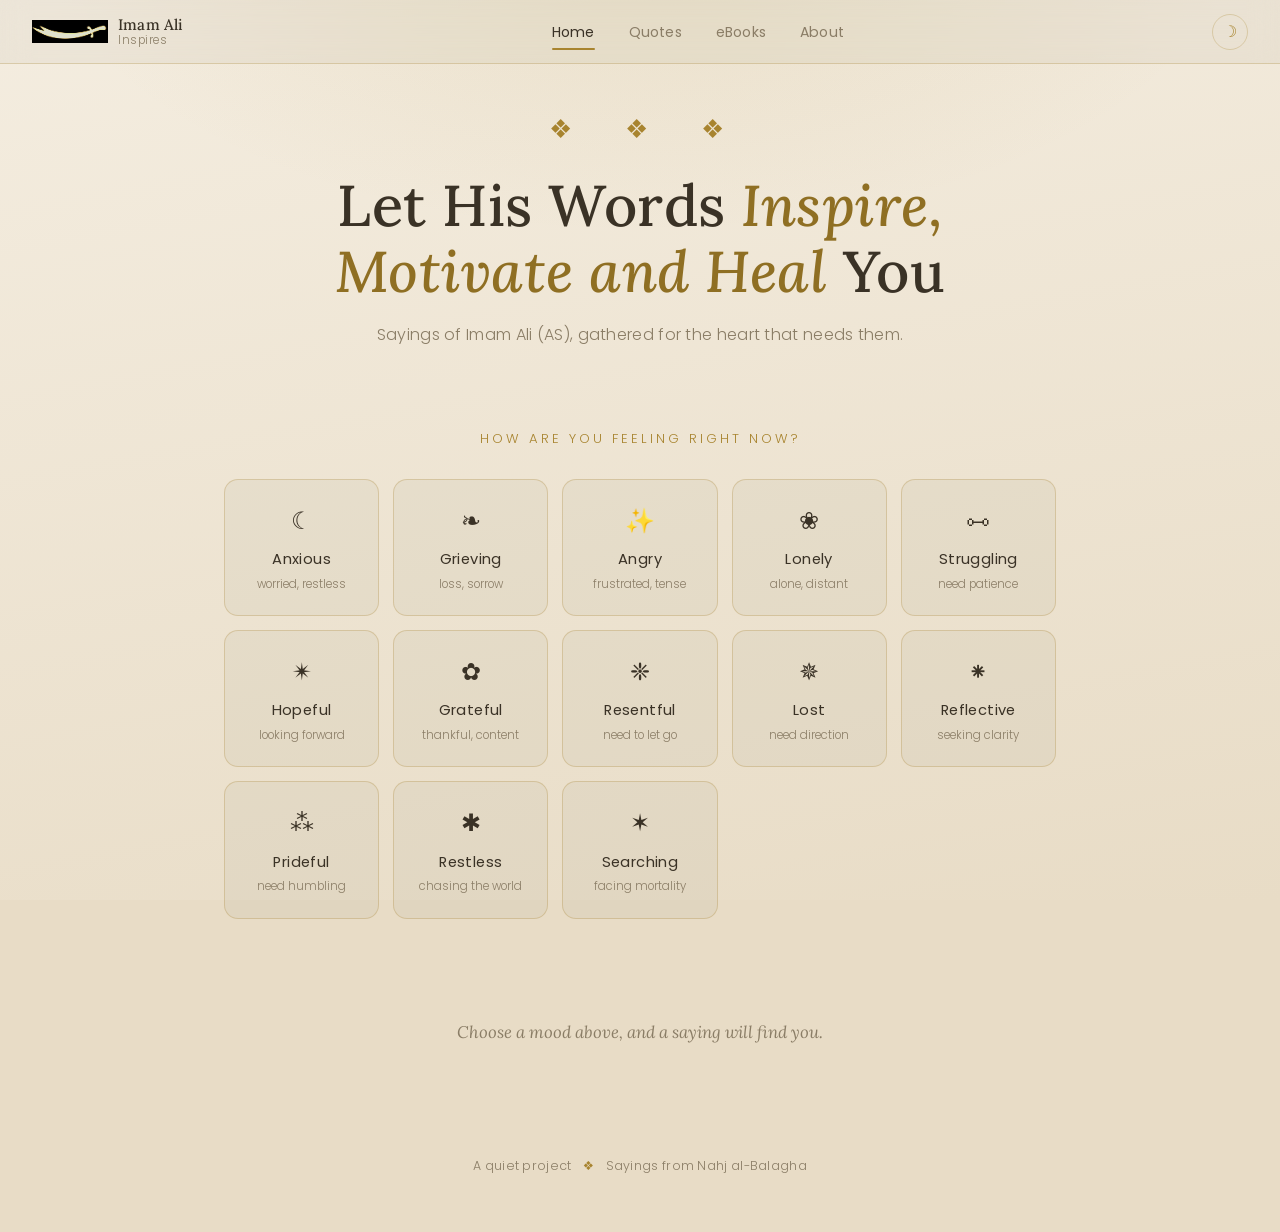
<file: index.html>
<!DOCTYPE html>
<html lang="en">
<head>
<meta charset="UTF-8" />
<meta name="viewport" content="width=device-width, initial-scale=1.0" />
<title>Imam Ali (AS) Inspires</title>
<meta name="description" content="A quiet place to find a saying of Imam Ali (AS) that meets you where you are." />
<link rel="preconnect" href="https://fonts.googleapis.com" />
<link rel="preconnect" href="https://fonts.gstatic.com" crossorigin />
<link href="https://fonts.googleapis.com/css2?family=Lora:ital,wght@0,400;0,500;0,600;1,400;1,500&family=Poppins:wght@300;400;500&display=swap" rel="stylesheet" />
<style>
  :root {
    /* dark theme (default) */
    --bg-top: #1a202c;
    --bg-bottom: #2d3748;
    --ink: #edf2f7;
    --ink-soft: #a0aec0;
    --gold: #d6b266;
    --gold-soft: #e3c98a;
    --card: rgba(255, 255, 255, 0.035);
    --card-border: rgba(214, 178, 102, 0.18);
    --glow: rgba(214, 178, 102, 0.10);
    --texture: rgba(255, 255, 255, 0.4);
    --texture-opacity: 0.04;
    --serif: 'Lora', Georgia, serif;
    --sans: 'Poppins', system-ui, sans-serif;
  }

  [data-theme="light"] {
    /* warm parchment palette */
    --bg-top: #f4ede0;
    --bg-bottom: #e8dcc6;
    --ink: #3a3226;
    --ink-soft: #8a7d66;
    --gold: #a8842f;
    --gold-soft: #8f6f23;
    --card: rgba(58, 50, 38, 0.04);
    --card-border: rgba(168, 132, 47, 0.28);
    --glow: rgba(168, 132, 47, 0.12);
    --texture: rgba(58, 50, 38, 0.5);
    --texture-opacity: 0.05;
  }

  /* smooth the swap */
  body, .mood, .quote-card, button.action, .theme-toggle {
    transition: background 0.4s ease, color 0.4s ease,
                border-color 0.4s ease, box-shadow 0.4s ease;
  }

  * { margin: 0; padding: 0; box-sizing: border-box; }

  html, body { height: 100%; }

  html {
    background: var(--bg-bottom);
  }

  body {
    font-family: var(--serif);
    color: var(--ink);
    background:
      radial-gradient(ellipse 80% 60% at 50% -10%, var(--glow), transparent 60%),
      linear-gradient(170deg, var(--bg-top) 0%, var(--bg-bottom) 100%);
    background-repeat: no-repeat;
    min-height: 100vh;
    line-height: 1.6;
    -webkit-font-smoothing: antialiased;
    overflow-x: hidden;
  }

  /* faint star/grain texture overlay */
  body::before {
    content: "";
    position: fixed;
    inset: 0;
    background-image: radial-gradient(var(--texture) 0.5px, transparent 0.5px);
    background-size: 44px 44px;
    opacity: var(--texture-opacity);
    pointer-events: none;
    z-index: 0;
  }

  .wrap {
    position: relative;
    z-index: 1;
    max-width: 880px;
    margin: 0 auto;
    padding: 0 24px;
  }

  /* ---------- Theme toggle (lives inside navbar) ---------- */
  .theme-toggle {
    width: 36px;
    height: 36px;
    border-radius: 50%;
    background: transparent;
    border: 1px solid var(--card-border);
    color: var(--gold);
    font-size: 1rem;
    cursor: pointer;
    display: flex;
    align-items: center;
    justify-content: center;
    -webkit-tap-highlight-color: transparent;
    transition: background 0.2s ease, border-color 0.2s ease, transform 0.2s ease;
  }

  .theme-toggle:hover, .theme-toggle:focus-visible {
    background: var(--glow);
    border-color: var(--gold);
    transform: rotate(20deg);
    outline: none;
  }

  .theme-toggle .icon { line-height: 1; }

  /* ---------- Header ---------- */
  header {
    text-align: center;
    padding: 108px 0 16px;
  }

  .ornament {
    color: var(--gold);
    font-size: 26px;
    letter-spacing: 8px;
    margin-bottom: 22px;
    opacity: 0;
    animation: fade-up 0.9s ease forwards;
  }

  h1 {
    font-weight: 500;
    font-size: clamp(2.4rem, 6vw, 3.6rem);
    letter-spacing: 0.5px;
    line-height: 1.15;
    opacity: 0;
    animation: fade-up 0.9s ease 0.1s forwards;
  }

  h1 .accent { color: var(--gold-soft); font-style: italic; }

  .tagline {
    font-family: var(--sans);
    font-weight: 300;
    font-size: 1rem;
    color: var(--ink-soft);
    margin-top: 18px;
    letter-spacing: 0.3px;
    opacity: 0;
    animation: fade-up 0.9s ease 0.2s forwards;
  }

  /* ---------- Mood prompt ---------- */
  .prompt {
    text-align: center;
    margin: 64px 0 30px;
    font-family: var(--sans);
    font-weight: 300;
    font-size: 0.82rem;
    letter-spacing: 3px;
    text-transform: uppercase;
    color: var(--gold);
    opacity: 0;
    animation: fade-up 0.9s ease 0.3s forwards;
  }

  /* ---------- Mood grid ---------- */
  .moods {
    display: grid;
    grid-template-columns: repeat(auto-fill, minmax(150px, 1fr));
    gap: 14px;
    padding-bottom: 20px;
    opacity: 0;
    animation: fade-up 0.9s ease 0.4s forwards;
  }

  .mood {
    background: var(--card);
    border: 1px solid var(--card-border);
    border-radius: 14px;
    padding: 22px 16px;
    text-align: center;
    cursor: pointer;
    transition: transform 0.25s ease, background 0.25s ease,
                border-color 0.25s ease, box-shadow 0.25s ease;
    -webkit-tap-highlight-color: transparent;
  }

  .mood:hover, .mood:focus-visible {
    transform: translateY(-4px);
    background: rgba(214, 178, 102, 0.10);
    border-color: rgba(214, 178, 102, 0.45);
    box-shadow: 0 12px 30px -12px rgba(0,0,0,0.5);
    outline: none;
  }

  .mood.active {
    background: rgba(214, 178, 102, 0.14);
    border-color: var(--gold);
  }

  .mood-glyph {
    font-size: 1.5rem;
    margin-bottom: 8px;
    display: block;
  }

  .mood-name {
    font-family: var(--sans);
    font-weight: 400;
    font-size: 0.92rem;
    letter-spacing: 0.4px;
  }

  .mood-sub {
    font-family: var(--sans);
    font-weight: 300;
    font-size: 0.72rem;
    color: var(--ink-soft);
    margin-top: 3px;
  }

  /* ---------- Quote stage ---------- */
  .stage {
    margin: 50px 0 40px;
    min-height: 60px;
  }

  .quote-card {
    background: var(--card);
    border: 1px solid var(--card-border);
    border-radius: 20px;
    padding: 54px 48px 44px;
    position: relative;
    text-align: center;
    animation: card-in 0.6s cubic-bezier(0.2, 0.7, 0.2, 1);
  }

  .quote-mark {
    font-family: var(--serif);
    font-size: 5rem;
    line-height: 0.3;
    color: var(--gold);
    opacity: 0.45;
    display: block;
    height: 30px;
  }

  .quote-body {
    font-size: clamp(1.3rem, 3.4vw, 1.85rem);
    font-weight: 400;
    line-height: 1.5;
    margin: 18px 0 26px;
  }

  .quote-divider {
    width: 56px;
    height: 1px;
    background: var(--gold);
    margin: 0 auto 22px;
    position: relative;
  }
  .quote-divider::after {
    content: "";
    position: absolute;
    width: 6px; height: 6px;
    background: var(--gold);
    transform: rotate(45deg);
    top: -2.5px; left: 50%;
    margin-left: -3px;
  }

  .quote-author {
    font-style: italic;
    font-size: 1.05rem;
    color: var(--gold-soft);
  }

  .quote-source {
    font-family: var(--sans);
    font-weight: 300;
    font-size: 0.82rem;
    color: var(--ink-soft);
    margin-top: 4px;
    letter-spacing: 0.3px;
  }

  .quote-actions {
    margin-top: 30px;
    display: flex;
    gap: 12px;
    justify-content: center;
    flex-wrap: wrap;
  }

  button.action {
    font-family: var(--sans);
    font-weight: 400;
    font-size: 0.82rem;
    letter-spacing: 0.5px;
    color: var(--ink);
    background: transparent;
    border: 1px solid var(--card-border);
    border-radius: 999px;
    padding: 10px 22px;
    cursor: pointer;
    transition: background 0.2s ease, border-color 0.2s ease, color 0.2s ease;
    -webkit-tap-highlight-color: transparent;
  }

  button.action:hover, button.action:focus-visible {
    background: var(--gold);
    border-color: var(--gold);
    color: #1a202c;
    outline: none;
  }

  /* resting state before a mood is picked */
  .resting {
    text-align: center;
    color: var(--ink-soft);
    font-style: italic;
    font-size: 1.05rem;
    padding: 30px 0;
    opacity: 0;
    animation: fade-up 0.9s ease 0.5s forwards;
  }

  /* ---------- Footer ---------- */
  footer {
    text-align: center;
    padding: 40px 0 56px;
    font-family: var(--sans);
    font-weight: 300;
    font-size: 0.78rem;
    color: var(--ink-soft);
    letter-spacing: 0.3px;
  }
  footer .dot { color: var(--gold); margin: 0 8px; }

  /* ---------- Animations ---------- */
  @keyframes fade-up {
    from { opacity: 0; transform: translateY(16px); }
    to   { opacity: 1; transform: translateY(0); }
  }
  @keyframes card-in {
    from { opacity: 0; transform: translateY(20px) scale(0.98); }
    to   { opacity: 1; transform: translateY(0) scale(1); }
  }

  @media (prefers-reduced-motion: reduce) {
    * { animation: none !important; transition: none !important; }
    .ornament, h1, .tagline, .prompt, .moods, .resting { opacity: 1; }
  }

  @media (max-width: 520px) {
    header { padding-top: 60px; }
    .quote-card { padding: 44px 26px 36px; }
    .moods { grid-template-columns: repeat(2, 1fr); }
  }

  /* ---------- Navbar ---------- */
  .navbar {
    position: fixed;
    top: 0;
    left: 0;
    right: 0;
    z-index: 100;
    display: flex;
    align-items: center;
    justify-content: space-between;
    padding: 0 32px;
    height: 64px;
    background: var(--card);
    border-bottom: 1px solid var(--card-border);
    backdrop-filter: blur(14px);
    -webkit-backdrop-filter: blur(14px);
    transition: background 0.4s ease, border-color 0.4s ease;
  }

  .navbar-brand {
    display: flex;
    align-items: center;
    gap: 10px;
    text-decoration: none;
    flex-shrink: 0;
  }

  .navbar-logo {
    width: 76px;
    height: auto;
    flex-shrink: 0;
    object-fit: contain;
    filter: invert(1) sepia(1) saturate(1.5) hue-rotate(5deg) brightness(0.88);
  }
  .navbar-brand-text {
    display: flex;
    flex-direction: column;
    line-height: 1.15;
  }

  .navbar-brand-text .brand-name {
    font-family: var(--serif);
    font-weight: 500;
    font-size: 0.95rem;
    color: var(--ink);
    letter-spacing: 0.2px;
  }

  .navbar-brand-text .brand-sub {
    font-family: var(--sans);
    font-weight: 300;
    font-size: 0.72rem;
    color: var(--ink-soft);
    letter-spacing: 0.5px;
  }

  .navbar-links {
    display: flex;
    align-items: center;
    gap: 6px;
    list-style: none;
  }

  .navbar-links a {
    font-family: var(--sans);
    font-weight: 400;
    font-size: 0.88rem;
    color: var(--ink-soft);
    text-decoration: none;
    padding: 6px 14px;
    border-radius: 6px;
    letter-spacing: 0.2px;
    transition: color 0.2s ease, background 0.2s ease;
    position: relative;
  }

  .navbar-links a:hover {
    color: var(--ink);
    background: var(--glow);
  }

  .navbar-links a.active {
    color: var(--ink);
  }

  .navbar-links a.active::after {
    content: "";
    position: absolute;
    bottom: -2px;
    left: 14px;
    right: 14px;
    height: 2px;
    background: var(--gold);
    border-radius: 2px;
  }

  .navbar-right {
    display: flex;
    align-items: center;
    gap: 8px;
    flex-shrink: 0;
  }

  /* hamburger — hidden on desktop */
  .nav-hamburger {
    display: none;
    flex-direction: column;
    gap: 5px;
    background: none;
    border: none;
    cursor: pointer;
    padding: 6px;
    -webkit-tap-highlight-color: transparent;
  }

  .nav-hamburger span {
    display: block;
    width: 22px;
    height: 2px;
    background: var(--ink);
    border-radius: 2px;
    transition: transform 0.3s ease, opacity 0.3s ease;
  }

  .nav-hamburger.open span:nth-child(1) { transform: translateY(7px) rotate(45deg); }
  .nav-hamburger.open span:nth-child(2) { opacity: 0; }
  .nav-hamburger.open span:nth-child(3) { transform: translateY(-7px) rotate(-45deg); }

  /* mobile dropdown */
  .navbar-mobile {
    display: none;
    position: fixed;
    top: 64px;
    left: 0;
    right: 0;
    z-index: 99;
    background: var(--bg-top);
    border-bottom: 1px solid var(--card-border);
    padding: 12px 20px 20px;
    backdrop-filter: blur(14px);
    -webkit-backdrop-filter: blur(14px);
  }

  .navbar-mobile.open { display: block; }

  .navbar-mobile a {
    display: block;
    font-family: var(--sans);
    font-weight: 400;
    font-size: 1rem;
    color: var(--ink-soft);
    text-decoration: none;
    padding: 13px 8px;
    border-bottom: 1px solid var(--card-border);
    transition: color 0.2s ease;
  }

  .navbar-mobile a:last-child { border-bottom: none; }
  .navbar-mobile a:hover, .navbar-mobile a.active { color: var(--gold); }

  @media (max-width: 680px) {
    .navbar-links { display: none; }
    .nav-hamburger { display: flex; }
    .navbar { padding: 0 20px; }
  }
</style>
</head>
<body>

  <!-- ===== Navbar ===== -->
  <nav class="navbar" aria-label="Main navigation">
    <a class="navbar-brand" href="#" aria-label="Imam Ali Inspires home">
      <!-- Islamic 8-point star SVG -->
      <img class="navbar-logo" src="sword.png" alt="Zulfiqar, sword of Imam Ali (AS)" />
      <div class="navbar-brand-text">
        <span class="brand-name">Imam Ali</span>
        <span class="brand-sub">Inspires</span>
      </div>
    </a>

    <ul class="navbar-links" role="list">
      <li><a href="#" class="active">Home</a></li>
      <li><a href="all_quotes.html">Quotes</a></li>
      <li><a href="ebooks.html">eBooks</a></li>
      <li><a href="about.html">About</a></li>
    </ul>

    <div class="navbar-right">
      <button class="theme-toggle" id="themeToggle"
              aria-label="Switch to light mode" title="Switch theme">
        <span class="icon" id="themeIcon">&#9728;</span>
      </button>
      <button class="nav-hamburger" id="hamburger" aria-label="Toggle menu" aria-expanded="false">
        <span></span><span></span><span></span>
      </button>
    </div>
  </nav>

  <!-- Mobile dropdown -->
  <div class="navbar-mobile" id="mobileMenu" aria-hidden="true">
    <a href="#" class="active">Home</a>
    <a href="all_quotes.html">Quotes</a>
    <a href="ebooks.html">eBooks</a>
    <a href="about.html">About Me</a>
  </div>

<div class="wrap">

  <header>
    <div class="ornament">&#10070; &nbsp; &#10070; &nbsp; &#10070;</div>
    <h1>Let His Words <span class="accent">Inspire, Motivate and Heal</span> You</h1>
    <p class="tagline">Sayings of Imam Ali (AS), gathered for the heart that needs them.</p>
  </header>

  <p class="prompt">How are you feeling right now?</p>

  <div class="moods" id="moods"><!-- mood tiles injected here --></div>

  <div class="stage" id="stage">
    <p class="resting">Choose a mood above, and a saying will find you.</p>
  </div>

  <footer>
    A quiet project <span class="dot">&#10070;</span>
    Sayings from Nahj al-Balagha
  </footer>

</div>

<script>
/* ----------------------------------------------------------------------
   Quote data.
   The site tries to fetch ../quotes.json first (so the agent and the
   website share ONE source of truth). If that fails -- e.g. the page is
   opened directly as a file:// -- it falls back to this embedded copy.
---------------------------------------------------------------------- */
const EMBEDDED_QUOTES = [{"id": 1, "text": "During civil disturbance be like an adolescent camel who has neither a back strong enough for riding nor udders for milking.", "author": "Imam Ali (AS)", "source": "Nahj al-Balagha", "saying_ref": "Saying 1", "category": "wisdom", "used": false}, {"id": 2, "text": "He who adopts greed as a habit devalues himself; he who discloses his hardship agrees to humiliation; and he who allows his tongue to overpower his soul debases the soul.", "author": "Imam Ali (AS)", "source": "Nahj al-Balagha", "saying_ref": "Saying 2", "category": "wisdom", "used": false}, {"id": 3, "text": "Miserliness is shame; cowardice is a defect; poverty disables an intelligent man from arguing his case; and a destitute person is a stranger in his home town.", "author": "Imam Ali (AS)", "source": "Nahj al-Balagha", "saying_ref": "Saying 3", "category": "loneliness", "used": false}, {"id": 4, "text": "Incapability is a catastrophe; endurance is bravery; abstinence is riches; self-restraint is a shield against sin; and the best companion is submission to Allah's will.", "author": "Imam Ali (AS)", "source": "Nahj al-Balagha", "saying_ref": "Saying 4", "category": "patience", "used": false}, {"id": 5, "text": "Knowledge is a venerable estate; good manners are new dresses; and thinking is a clear mirror.", "author": "Imam Ali (AS)", "source": "Nahj al-Balagha", "saying_ref": "Saying 5", "category": "wisdom", "used": false}, {"id": 6, "text": "The bosom of the wise is the safe of his secrets; cheerfulness is the bond of friendship; effective forbearance is the grave of shortcomings.", "author": "Imam Ali (AS)", "source": "Nahj al-Balagha", "saying_ref": "Saying 6", "category": "wisdom", "used": false}, {"id": 7, "text": "Charity is an effective cure, and the actions of people in their present life will be before their eyes in the next life.", "author": "Imam Ali (AS)", "source": "Nahj al-Balagha", "saying_ref": "Saying 7", "category": "gratitude", "used": false}, {"id": 8, "text": "How wonderful is man that he sees with fat, talks with a piece of flesh, hears with a bone and breathes through a hole.", "author": "Imam Ali (AS)", "source": "Nahj al-Balagha", "saying_ref": "Saying 8", "category": "gratitude", "used": false}, {"id": 9, "text": "When this world advances towards anyone, it attributes to him the good of others; and when it turns away from him it deprives him of his own good.", "author": "Imam Ali (AS)", "source": "Nahj al-Balagha", "saying_ref": "Saying 9", "category": "hope", "used": false}, {"id": 10, "text": "Meet people in such a manner that if you die they should weep for you and if you live they should long for you.", "author": "Imam Ali (AS)", "source": "Nahj al-Balagha", "saying_ref": "Saying 10", "category": "motivation", "used": false}, {"id": 11, "text": "When you gain power over your adversary, pardon him by way of thanks for being able to overpower him.", "author": "Imam Ali (AS)", "source": "Nahj al-Balagha", "saying_ref": "Saying 11", "category": "forgiveness", "used": false}, {"id": 12, "text": "The most helpless of all men is he who cannot find a few brothers during his life, but still more helpless is he who finds such a brother but loses him.", "author": "Imam Ali (AS)", "source": "Nahj al-Balagha", "saying_ref": "Saying 12", "category": "loneliness", "used": false}, {"id": 13, "text": "When you get only small favours do not push them away through lack of gratefulness.", "author": "Imam Ali (AS)", "source": "Nahj al-Balagha", "saying_ref": "Saying 13", "category": "gratitude", "used": false}, {"id": 14, "text": "He who is abandoned by near ones is dear to remote ones.", "author": "Imam Ali (AS)", "source": "Nahj al-Balagha", "saying_ref": "Saying 14", "category": "loneliness", "used": false}, {"id": 15, "text": "Every mischief monger cannot even be reproved.", "author": "Imam Ali (AS)", "source": "Nahj al-Balagha", "saying_ref": "Saying 15", "category": "wisdom", "used": false}, {"id": 16, "text": "All matters are subject to destiny, so much so that sometimes death results from effort.", "author": "Imam Ali (AS)", "source": "Nahj al-Balagha", "saying_ref": "Saying 16", "category": "wisdom", "used": false}, {"id": 17, "text": "Banish your old age, for when religion was confined to a few it needed distinction, but now that it has widened everyone is free in his action.", "author": "Imam Ali (AS)", "source": "Nahj al-Balagha", "saying_ref": "Saying 17", "category": "wisdom", "used": false}, {"id": 18, "text": "They abandoned right but did not support wrong.", "author": "Imam Ali (AS)", "source": "Nahj al-Balagha", "saying_ref": "Saying 18", "category": "wisdom", "used": false}, {"id": 19, "text": "He who gallops with loose rein collides with death.", "author": "Imam Ali (AS)", "source": "Nahj al-Balagha", "saying_ref": "Saying 19", "category": "wisdom", "used": false}, {"id": 20, "text": "Forgive the shortcomings of people of virtue and honour, because when they fall into error Allah raises them up.", "author": "Imam Ali (AS)", "source": "Nahj al-Balagha", "saying_ref": "Saying 20", "category": "forgiveness", "used": false}, {"id": 21, "text": "The consequence of fear is disappointment and of bashfulness is frustration. Opportunity passes away like the cloud, so make use of good opportunities.", "author": "Imam Ali (AS)", "source": "Nahj al-Balagha", "saying_ref": "Saying 21", "category": "motivation", "used": false}, {"id": 22, "text": "We have a right. If it is allowed to us, well and good; otherwise we will ride on the hind part of the camel, even though the night journey may be long.", "author": "Imam Ali (AS)", "source": "Nahj al-Balagha", "saying_ref": "Saying 22", "category": "patience", "used": false}, {"id": 23, "text": "He whose deeds accord him a back position cannot be given a front position because of his lineage.", "author": "Imam Ali (AS)", "source": "Nahj al-Balagha", "saying_ref": "Saying 23", "category": "motivation", "used": false}, {"id": 24, "text": "Rendering relief to the grief-stricken and providing comfort in hardship are among the means of atonement for great sins.", "author": "Imam Ali (AS)", "source": "Nahj al-Balagha", "saying_ref": "Saying 24", "category": "gratitude", "used": false}, {"id": 25, "text": "O son of Adam, when you see that your Lord bestows His favours on you while you are disobeying Him, you should fear Him.", "author": "Imam Ali (AS)", "source": "Nahj al-Balagha", "saying_ref": "Saying 25", "category": "gratitude", "used": false}, {"id": 26, "text": "Whenever a person conceals a thing in his heart it manifests itself through unintentional words from his tongue and the expressions of his face.", "author": "Imam Ali (AS)", "source": "Nahj al-Balagha", "saying_ref": "Saying 26", "category": "wisdom", "used": false}, {"id": 27, "text": "Keep walking in your sickness as long as you can.", "author": "Imam Ali (AS)", "source": "Nahj al-Balagha", "saying_ref": "Saying 27", "category": "patience", "used": false}, {"id": 28, "text": "The best abstemiousness is to conceal it.", "author": "Imam Ali (AS)", "source": "Nahj al-Balagha", "saying_ref": "Saying 28", "category": "humility", "used": false}, {"id": 29, "text": "When you are running away from the world and death is approaching, there is no question of delay in the encounter.", "author": "Imam Ali (AS)", "source": "Nahj al-Balagha", "saying_ref": "Saying 29", "category": "mortality", "used": false}, {"id": 30, "text": "Fear! Fear! By Allah, He has hidden your sins so much that it is as though He has forgiven.", "author": "Imam Ali (AS)", "source": "Nahj al-Balagha", "saying_ref": "Saying 30", "category": "wisdom", "used": false}, {"id": 31, "text": "Faith stands on four supports: endurance, conviction, justice and striving. Whoever is eager for Paradise ignores the passions; whoever fears the Fire refrains from prohibited acts; whoever abstains from the world takes hardships lightly; and whoever anticipates death hastens towards good deeds.", "author": "Imam Ali (AS)", "source": "Nahj al-Balagha", "saying_ref": "Saying 31", "category": "motivation", "used": false}, {"id": 32, "text": "The doer of good is better than the good itself, and the doer of evil is worse than the evil itself.", "author": "Imam Ali (AS)", "source": "Nahj al-Balagha", "saying_ref": "Saying 32", "category": "motivation", "used": false}, {"id": 33, "text": "Be generous but not extravagant; be thrifty but not miserly.", "author": "Imam Ali (AS)", "source": "Nahj al-Balagha", "saying_ref": "Saying 33", "category": "wisdom", "used": false}, {"id": 34, "text": "The best of riches is the abandonment of desires.", "author": "Imam Ali (AS)", "source": "Nahj al-Balagha", "saying_ref": "Saying 34", "category": "gratitude", "used": false}, {"id": 35, "text": "If someone is quick in saying about people what they dislike, they speak about him that about which they have no knowledge.", "author": "Imam Ali (AS)", "source": "Nahj al-Balagha", "saying_ref": "Saying 35", "category": "wisdom", "used": false}, {"id": 36, "text": "Whoever prolongs his desire ruins his actions.", "author": "Imam Ali (AS)", "source": "Nahj al-Balagha", "saying_ref": "Saying 36", "category": "motivation", "used": false}, {"id": 37, "text": "By Allah, this respect does not benefit your chiefs. You belabour yourselves in this world and earn misery for the next world by it.", "author": "Imam Ali (AS)", "source": "Nahj al-Balagha", "saying_ref": "Saying 37", "category": "wisdom", "used": false}, {"id": 38, "text": "Learn four things from me: the richest of riches is intelligence; the biggest destitution is foolishness; the wildest wildness is vanity; and the best achievement is goodness of moral character.", "author": "Imam Ali (AS)", "source": "Nahj al-Balagha", "saying_ref": "Saying 38", "category": "wisdom", "used": false}, {"id": 39, "text": "Supererogatory worship cannot bring about nearness to Allah if it hampers the obligatory.", "author": "Imam Ali (AS)", "source": "Nahj al-Balagha", "saying_ref": "Saying 39", "category": "wisdom", "used": false}, {"id": 40, "text": "The tongue of the wise man is behind his heart, and the heart of the fool is behind his tongue.", "author": "Imam Ali (AS)", "source": "Nahj al-Balagha", "saying_ref": "Saying 40", "category": "wisdom", "used": false}, {"id": 41, "text": "The heart of a fool is in his mouth while the tongue of the wise man is in his heart.", "author": "Imam Ali (AS)", "source": "Nahj al-Balagha", "saying_ref": "Saying 41", "category": "wisdom", "used": false}, {"id": 42, "text": "May Allah make your illness a means for writing off your sins, for there is no reward in sickness itself, but it erases sins and makes them fall like dried leaves.", "author": "Imam Ali (AS)", "source": "Nahj al-Balagha", "saying_ref": "Saying 42", "category": "patience", "used": false}, {"id": 43, "text": "He accepted Islam willingly, immigrated obediently, remained content with what sufficed him, was pleased with Allah, and lived the life of one who strives.", "author": "Imam Ali (AS)", "source": "Nahj al-Balagha", "saying_ref": "Saying 43", "category": "gratitude", "used": false}, {"id": 44, "text": "Blessed is the person who kept in mind the next life, acted so as to be able to render account, remained content with what sufficed him, and remained pleased with Allah.", "author": "Imam Ali (AS)", "source": "Nahj al-Balagha", "saying_ref": "Saying 44", "category": "gratitude", "used": false}, {"id": 45, "text": "A believer will never hate me and a hypocrite will never love me.", "author": "Imam Ali (AS)", "source": "Nahj al-Balagha", "saying_ref": "Saying 45", "category": "wisdom", "used": false}, {"id": 46, "text": "The sin that displeases you is better in the view of Allah than the virtue which makes you proud.", "author": "Imam Ali (AS)", "source": "Nahj al-Balagha", "saying_ref": "Saying 46", "category": "humility", "used": false}, {"id": 47, "text": "The worth of a man is according to his courage, his truthfulness according to his balance of temper, his valour according to his self-respect, and his chasteness according to his sense of shame.", "author": "Imam Ali (AS)", "source": "Nahj al-Balagha", "saying_ref": "Saying 47", "category": "motivation", "used": false}, {"id": 48, "text": "Victory is by determination; determination is by the turning over of thoughts; and thoughts are formed by guarding secrets.", "author": "Imam Ali (AS)", "source": "Nahj al-Balagha", "saying_ref": "Saying 48", "category": "motivation", "used": false}, {"id": 49, "text": "Fear the attack of a noble person when he is hungry, and that of an ignoble person when he is satiated.", "author": "Imam Ali (AS)", "source": "Nahj al-Balagha", "saying_ref": "Saying 49", "category": "wisdom", "used": false}, {"id": 50, "text": "The hearts of people are like wild beasts. Whoever tames them, they would pounce upon him.", "author": "Imam Ali (AS)", "source": "Nahj al-Balagha", "saying_ref": "Saying 50", "category": "wisdom", "used": false}, {"id": 51, "text": "So long as your position is good, your defects will remain covered.", "author": "Imam Ali (AS)", "source": "Nahj al-Balagha", "saying_ref": "Saying 51", "category": "wisdom", "used": false}, {"id": 52, "text": "The most capable of pardoning is he who is the most powerful to punish.", "author": "Imam Ali (AS)", "source": "Nahj al-Balagha", "saying_ref": "Saying 52", "category": "forgiveness", "used": false}, {"id": 53, "text": "Generosity is that which is by one's own initiative, because giving on being asked is either out of self-respect or to avoid rebuke.", "author": "Imam Ali (AS)", "source": "Nahj al-Balagha", "saying_ref": "Saying 53", "category": "motivation", "used": false}, {"id": 54, "text": "There is no wealth like wisdom, no destitution like ignorance, no inheritance like refinement, and no support like consultation.", "author": "Imam Ali (AS)", "source": "Nahj al-Balagha", "saying_ref": "Saying 54", "category": "wisdom", "used": false}, {"id": 55, "text": "Patience is of two kinds: patience over what pains you, and patience against what you covet.", "author": "Imam Ali (AS)", "source": "Nahj al-Balagha", "saying_ref": "Saying 55", "category": "patience", "used": false}, {"id": 56, "text": "With wealth a strange land is a homeland, while with destitution even a homeland is a strange land.", "author": "Imam Ali (AS)", "source": "Nahj al-Balagha", "saying_ref": "Saying 56", "category": "loneliness", "used": false}, {"id": 57, "text": "Contentment is wealth that does not diminish.", "author": "Imam Ali (AS)", "source": "Nahj al-Balagha", "saying_ref": "Saying 57", "category": "gratitude", "used": false}, {"id": 58, "text": "Wealth is the fountainhead of passions.", "author": "Imam Ali (AS)", "source": "Nahj al-Balagha", "saying_ref": "Saying 58", "category": "worldliness", "used": false}, {"id": 59, "text": "Whoever warns you is like one who gives you good tidings.", "author": "Imam Ali (AS)", "source": "Nahj al-Balagha", "saying_ref": "Saying 59", "category": "wisdom", "used": false}, {"id": 60, "text": "The tongue is a beast; if it is let loose, it devours.", "author": "Imam Ali (AS)", "source": "Nahj al-Balagha", "saying_ref": "Saying 60", "category": "wisdom", "used": false}, {"id": 61, "text": "Be cautious, for the sting that seems sweet can still wound.", "author": "Imam Ali (AS)", "source": "Nahj al-Balagha", "saying_ref": "Saying 61", "category": "wisdom", "used": false}, {"id": 62, "text": "If you are met with a greeting, give a better greeting in return. If a hand of help is extended to you, do a better favour in return, although the credit remains with the one who was first.", "author": "Imam Ali (AS)", "source": "Nahj al-Balagha", "saying_ref": "Saying 62", "category": "gratitude", "used": false}, {"id": 63, "text": "The interceder is the wing of the seeker.", "author": "Imam Ali (AS)", "source": "Nahj al-Balagha", "saying_ref": "Saying 63", "category": "wisdom", "used": false}, {"id": 64, "text": "The people of the world are like travellers who are being carried while they are asleep.", "author": "Imam Ali (AS)", "source": "Nahj al-Balagha", "saying_ref": "Saying 64", "category": "mortality", "used": false}, {"id": 65, "text": "A lack of friends means strangeness.", "author": "Imam Ali (AS)", "source": "Nahj al-Balagha", "saying_ref": "Saying 65", "category": "loneliness", "used": false}, {"id": 66, "text": "To miss what one needs is easier than to beg from an inappropriate person.", "author": "Imam Ali (AS)", "source": "Nahj al-Balagha", "saying_ref": "Saying 66", "category": "patience", "used": false}, {"id": 67, "text": "Do not feel ashamed for giving little, because refusal is smaller than that.", "author": "Imam Ali (AS)", "source": "Nahj al-Balagha", "saying_ref": "Saying 67", "category": "motivation", "used": false}, {"id": 68, "text": "Chastity is the adornment of destitution while gratefulness is the adornment of riches.", "author": "Imam Ali (AS)", "source": "Nahj al-Balagha", "saying_ref": "Saying 68", "category": "gratitude", "used": false}, {"id": 69, "text": "If what you aim at does not come about, then do not worry as to what you were.", "author": "Imam Ali (AS)", "source": "Nahj al-Balagha", "saying_ref": "Saying 69", "category": "hope", "used": false}, {"id": 70, "text": "You will not find an ignorant person but at one extreme or the other — one who neglects or one who exaggerates.", "author": "Imam Ali (AS)", "source": "Nahj al-Balagha", "saying_ref": "Saying 70", "category": "wisdom", "used": false}, {"id": 71, "text": "As intelligence increases, speech decreases.", "author": "Imam Ali (AS)", "source": "Nahj al-Balagha", "saying_ref": "Saying 71", "category": "wisdom", "used": false}, {"id": 72, "text": "Time wears our bodies, renews desires, brings death nearer, and takes away aspirations. Whoever is successful with it encounters grief, and whoever misses its favours also undergoes hardships.", "author": "Imam Ali (AS)", "source": "Nahj al-Balagha", "saying_ref": "Saying 72", "category": "mortality", "used": false}, {"id": 73, "text": "Whoever places himself as a leader of the people should commence with educating his own self before educating others; and his teaching should be by his own conduct before teaching by the tongue.", "author": "Imam Ali (AS)", "source": "Nahj al-Balagha", "saying_ref": "Saying 73", "category": "motivation", "used": false}, {"id": 74, "text": "The breath of a man is a step towards his death.", "author": "Imam Ali (AS)", "source": "Nahj al-Balagha", "saying_ref": "Saying 74", "category": "mortality", "used": false}, {"id": 75, "text": "Every countable thing is to pass away and every expected thing must come about.", "author": "Imam Ali (AS)", "source": "Nahj al-Balagha", "saying_ref": "Saying 75", "category": "mortality", "used": false}, {"id": 76, "text": "If matters get mixed up, then the last ones should be appreciated according to the first.", "author": "Imam Ali (AS)", "source": "Nahj al-Balagha", "saying_ref": "Saying 76", "category": "wisdom", "used": false}, {"id": 77, "text": "O world, get away from me. Your life is short, your importance is little, and your aspirations are base. Alas, the provision is little, the way is long, and the journey is far.", "author": "Imam Ali (AS)", "source": "Nahj al-Balagha", "saying_ref": "Saying 77", "category": "worldliness", "used": false}, {"id": 78, "text": "Allah ordered His people to act by free will and cautioned them; He placed easy obligations on them and not heavy ones; He gives much reward in return for little action.", "author": "Imam Ali (AS)", "source": "Nahj al-Balagha", "saying_ref": "Saying 78", "category": "wisdom", "used": false}, {"id": 79, "text": "Take wise points from wherever they may be, for a wise saying flutters in the bosom of the hypocrite until it comes out and settles with its like in the bosom of the believer.", "author": "Imam Ali (AS)", "source": "Nahj al-Balagha", "saying_ref": "Saying 79", "category": "wisdom", "used": false}, {"id": 80, "text": "A wise saying is a lost article of the believer; therefore, get wise sayings even from people of hypocrisy.", "author": "Imam Ali (AS)", "source": "Nahj al-Balagha", "saying_ref": "Saying 80", "category": "wisdom", "used": false}, {"id": 81, "text": "The worth of every man is in his attainments.", "author": "Imam Ali (AS)", "source": "Nahj al-Balagha", "saying_ref": "Saying 81", "category": "motivation", "used": false}, {"id": 82, "text": "No one should repose hope save in his Lord; no one should fear anything save his sin; no one should feel ashamed of saying 'I do not know' when he does not know; and no one should feel ashamed of learning what he does not know.", "author": "Imam Ali (AS)", "source": "Nahj al-Balagha", "saying_ref": "Saying 82", "category": "wisdom", "used": false}, {"id": 83, "text": "I am below what you express and above what you feel in your heart.", "author": "Imam Ali (AS)", "source": "Nahj al-Balagha", "saying_ref": "Saying 83", "category": "humility", "used": false}, {"id": 84, "text": "The survivors of the sword are large in number and have a large progeny.", "author": "Imam Ali (AS)", "source": "Nahj al-Balagha", "saying_ref": "Saying 84", "category": "hope", "used": false}, {"id": 85, "text": "Whoever abandons saying 'I do not know' meets his destruction.", "author": "Imam Ali (AS)", "source": "Nahj al-Balagha", "saying_ref": "Saying 85", "category": "wisdom", "used": false}, {"id": 86, "text": "I love the opinion of an old man more than the determination of a young man.", "author": "Imam Ali (AS)", "source": "Nahj al-Balagha", "saying_ref": "Saying 86", "category": "wisdom", "used": false}, {"id": 87, "text": "I wonder about the man who loses hope despite the possibility of seeking forgiveness.", "author": "Imam Ali (AS)", "source": "Nahj al-Balagha", "saying_ref": "Saying 87", "category": "hope", "used": false}, {"id": 88, "text": "Two sources of deliverance from punishment existed: one has been raised up, the Messenger of Allah; the other remains, the seeking of forgiveness. So adhere to it.", "author": "Imam Ali (AS)", "source": "Nahj al-Balagha", "saying_ref": "Saying 88", "category": "forgiveness", "used": false}, {"id": 89, "text": "If a man sets right matters between himself and Allah, then Allah sets right matters between him and other people; and whoever is a preacher for himself is protected by Allah.", "author": "Imam Ali (AS)", "source": "Nahj al-Balagha", "saying_ref": "Saying 89", "category": "motivation", "used": false}, {"id": 90, "text": "The perfect jurist is he who does not let people lose hope from the mercy of Allah, does not make them despondent of His kindness, and does not make them feel safe from His punishment.", "author": "Imam Ali (AS)", "source": "Nahj al-Balagha", "saying_ref": "Saying 90", "category": "hope", "used": false}, {"id": 91, "text": "These hearts get weary as bodies get weary; so look for beautiful wise sayings for them.", "author": "Imam Ali (AS)", "source": "Nahj al-Balagha", "saying_ref": "Saying 91", "category": "wisdom", "used": false}, {"id": 92, "text": "The lowest form of knowledge is that which remains on the tongue, and the highest is that which manifests itself through the action of the limbs and organs.", "author": "Imam Ali (AS)", "source": "Nahj al-Balagha", "saying_ref": "Saying 92", "category": "wisdom", "used": false}, {"id": 93, "text": "None should seek protection from trial, for no one is free of it; rather, seek protection from misguiding trials, for wealth and children are a test.", "author": "Imam Ali (AS)", "source": "Nahj al-Balagha", "saying_ref": "Saying 93", "category": "wisdom", "used": false}, {"id": 94, "text": "Good is not that your wealth and progeny should be much; good is that your knowledge should be much, your forbearance great, and that you vie with people in worship.", "author": "Imam Ali (AS)", "source": "Nahj al-Balagha", "saying_ref": "Saying 94", "category": "motivation", "used": false}, {"id": 95, "text": "Action accompanied by fear of Allah does not fail — and how can a thing fail that has been accepted.", "author": "Imam Ali (AS)", "source": "Nahj al-Balagha", "saying_ref": "Saying 95", "category": "motivation", "used": false}, {"id": 96, "text": "The friend of the Prophet is he who obeys Allah, even though he has no blood relationship; and the enemy of the Prophet is he who disobeys Allah, even though he has near kinship.", "author": "Imam Ali (AS)", "source": "Nahj al-Balagha", "saying_ref": "Saying 96", "category": "wisdom", "used": false}, {"id": 97, "text": "Sleeping in a state of firm belief is better than praying in a state of doubtfulness.", "author": "Imam Ali (AS)", "source": "Nahj al-Balagha", "saying_ref": "Saying 97", "category": "wisdom", "used": false}, {"id": 98, "text": "When you hear a tradition, test it according to the criterion of intelligence, not that of mere hearing, for relaters of knowledge are numerous but those who guard it are few.", "author": "Imam Ali (AS)", "source": "Nahj al-Balagha", "saying_ref": "Saying 98", "category": "wisdom", "used": false}, {"id": 99, "text": "Our saying 'we are Allah's' is an admission of His Majesty over us, and our saying 'to Him we shall return' is an admission of our being mortal.", "author": "Imam Ali (AS)", "source": "Nahj al-Balagha", "saying_ref": "Saying 99", "category": "mortality", "used": false}, {"id": 100, "text": "O my God, You know me better than myself, and I know myself better than they do. Make us better than what they think, and forgive us what they do not know.", "author": "Imam Ali (AS)", "source": "Nahj al-Balagha", "saying_ref": "Saying 100", "category": "humility", "used": false}, {"id": 101, "text": "Fulfilment of others' needs becomes a lasting virtue in three ways: regarding it small so it grows big, concealing it so it manifests itself, and doing it quickly so it becomes pleasant.", "author": "Imam Ali (AS)", "source": "Nahj al-Balagha", "saying_ref": "Saying 101", "category": "motivation", "used": false}, {"id": 102, "text": "A time will come when high positions are given only to those who defame others, when the vicious are regarded as witty and the just are regarded as weak.", "author": "Imam Ali (AS)", "source": "Nahj al-Balagha", "saying_ref": "Saying 102", "category": "worldliness", "used": false}, {"id": 103, "text": "This world and the next are two enemies against each other and two paths in different directions. Whoever loves this world hates the next and is its enemy.", "author": "Imam Ali (AS)", "source": "Nahj al-Balagha", "saying_ref": "Saying 103", "category": "worldliness", "used": false}, {"id": 104, "text": "Blessed are those who abstain from this world and are eager for the next; they regard this earth as a floor, its dust as their bed, and its water as their perfume.", "author": "Imam Ali (AS)", "source": "Nahj al-Balagha", "saying_ref": "Saying 104", "category": "worldliness", "used": false}, {"id": 105, "text": "Allah has laid down obligations you should not ignore, limits you should not transgress, and prohibitions you should not violate; and He kept silent on some things, not through forgetfulness, so do not burden yourself with them.", "author": "Imam Ali (AS)", "source": "Nahj al-Balagha", "saying_ref": "Saying 105", "category": "wisdom", "used": false}, {"id": 106, "text": "If people give up something relating to their religion to set right their worldly affairs, Allah will inflict upon them something more harmful than that.", "author": "Imam Ali (AS)", "source": "Nahj al-Balagha", "saying_ref": "Saying 106", "category": "worldliness", "used": false}, {"id": 107, "text": "Often the ignorance of a learned man ruins him, while the knowledge he has does not avail him.", "author": "Imam Ali (AS)", "source": "Nahj al-Balagha", "saying_ref": "Saying 107", "category": "wisdom", "used": false}, {"id": 108, "text": "In man there is a piece of flesh — the heart — and it is the strangest thing in him. It has a store of wisdom and things contrary to wisdom; every shortness harms it and every excess injures it.", "author": "Imam Ali (AS)", "source": "Nahj al-Balagha", "saying_ref": "Saying 108", "category": "wisdom", "used": false}, {"id": 109, "text": "We are like the pillow in the middle: he who lags behind must come forward to meet it, and he who exceeds the bounds must return to it.", "author": "Imam Ali (AS)", "source": "Nahj al-Balagha", "saying_ref": "Saying 109", "category": "wisdom", "used": false}, {"id": 110, "text": "No one can establish the rule of Allah except he who shows no relenting in the matter of right, who does not behave like wrongdoers, and who does not run after objects of greed.", "author": "Imam Ali (AS)", "source": "Nahj al-Balagha", "saying_ref": "Saying 110", "category": "motivation", "used": false}, {"id": 111, "text": "Even if a mountain had loved me, it would have crumbled down.", "author": "Imam Ali (AS)", "source": "Nahj al-Balagha", "saying_ref": "Saying 111", "category": "grief", "used": false}, {"id": 112, "text": "Whoever loves us, the Household of the Prophet, should be prepared to face destitution.", "author": "Imam Ali (AS)", "source": "Nahj al-Balagha", "saying_ref": "Saying 112", "category": "patience", "used": false}, {"id": 113, "text": "No wealth is more profitable than wisdom; no loneliness is more estranging than vanity; no honour is like fear of Allah; no companion is like goodness of moral character; and no support is more reliable than consultation.", "author": "Imam Ali (AS)", "source": "Nahj al-Balagha", "saying_ref": "Saying 113", "category": "wisdom", "used": false}, {"id": 114, "text": "When virtue is in vogue, suspecting a person from whom nothing evil has been seen is injustice; when vice is in vogue, having a good idea of another person is to fling oneself into peril.", "author": "Imam Ali (AS)", "source": "Nahj al-Balagha", "saying_ref": "Saying 114", "category": "wisdom", "used": false}, {"id": 115, "text": "How can he be whom life is driving towards death, whose state of health can change into sickness any moment, and who is to be caught by death from his place of safety?", "author": "Imam Ali (AS)", "source": "Nahj al-Balagha", "saying_ref": "Saying 115", "category": "mortality", "used": false}, {"id": 116, "text": "Many a person is given time through good treatment, many are deceived because their sins are veiled, and many are enamoured by good talk about themselves; Allah tries no one as seriously as the one He allows time.", "author": "Imam Ali (AS)", "source": "Nahj al-Balagha", "saying_ref": "Saying 116", "category": "wisdom", "used": false}, {"id": 117, "text": "Two categories of persons will face ruin on account of me: he who loves me with exaggeration, and he who hates me intensely.", "author": "Imam Ali (AS)", "source": "Nahj al-Balagha", "saying_ref": "Saying 117", "category": "wisdom", "used": false}, {"id": 118, "text": "To miss an opportunity brings about grief.", "author": "Imam Ali (AS)", "source": "Nahj al-Balagha", "saying_ref": "Saying 118", "category": "grief", "used": false}, {"id": 119, "text": "The example of the world is like a serpent: soft to the touch, but its inside is full of venom. The ignorant is attracted to it, but the wise keeps on guard against it.", "author": "Imam Ali (AS)", "source": "Nahj al-Balagha", "saying_ref": "Saying 119", "category": "worldliness", "used": false}, {"id": 120, "text": "We spend whatever we get and are very generous in offering ourselves; they are more numerous and more contriving, while we are more eloquent and well-wishing.", "author": "Imam Ali (AS)", "source": "Nahj al-Balagha", "saying_ref": "Saying 120", "category": "wisdom", "used": false}, {"id": 121, "text": "What a difference between two kinds of actions: an act whose pleasure passes away but its ill consequence remains, and an act whose hardship passes away but its reward stays.", "author": "Imam Ali (AS)", "source": "Nahj al-Balagha", "saying_ref": "Saying 121", "category": "motivation", "used": false}, {"id": 122, "text": "Is it that death has been ordained only for others? Those whom we see departing will not come back; we lay them in their graves and enjoy their estate as if we will live for good after them.", "author": "Imam Ali (AS)", "source": "Nahj al-Balagha", "saying_ref": "Saying 122", "category": "mortality", "used": false}, {"id": 123, "text": "Blessed is he who humbles himself, whose livelihood is pure, whose heart is chaste, whose habits are virtuous, who spends his savings in charity, and who prevents his tongue from speaking nonsense.", "author": "Imam Ali (AS)", "source": "Nahj al-Balagha", "saying_ref": "Saying 123", "category": "humility", "used": false}, {"id": 124, "text": "The jealousy of a woman is misplaced, while the protective jealousy of a man is a part of belief.", "author": "Imam Ali (AS)", "source": "Nahj al-Balagha", "saying_ref": "Saying 124", "category": "wisdom", "used": false}, {"id": 125, "text": "Islam is submission; submission is conviction; conviction is affirmation; affirmation is acknowledgement; acknowledgement is discharge of obligations; and discharge of obligations is action.", "author": "Imam Ali (AS)", "source": "Nahj al-Balagha", "saying_ref": "Saying 125", "category": "wisdom", "used": false}, {"id": 126, "text": "I wonder at the miser who speeds towards the very destitution he wants to escape and misses the very ease he covets; he lives like the poor but will be held to account like the rich.", "author": "Imam Ali (AS)", "source": "Nahj al-Balagha", "saying_ref": "Saying 126", "category": "worldliness", "used": false}, {"id": 127, "text": "Whoever falls short of actions falls into grief, and Allah has nothing to do with one who spares nothing of his wealth and self in His name.", "author": "Imam Ali (AS)", "source": "Nahj al-Balagha", "saying_ref": "Saying 127", "category": "motivation", "used": false}, {"id": 128, "text": "Guard against cold in its beginning and welcome it towards its end, for it affects bodies as it affects plants — in the beginning it destroys them, but in the end it gives them fresh leaves.", "author": "Imam Ali (AS)", "source": "Nahj al-Balagha", "saying_ref": "Saying 128", "category": "hope", "used": false}, {"id": 129, "text": "Greatness of the Creator appreciated by you would belittle the creatures in your view.", "author": "Imam Ali (AS)", "source": "Nahj al-Balagha", "saying_ref": "Saying 129", "category": "humility", "used": false}, {"id": 130, "text": "O people of the lonely houses and gloomy graves, you have gone ahead and we are following you. The houses you left are inhabited, the properties distributed — what is the news where you are?", "author": "Imam Ali (AS)", "source": "Nahj al-Balagha", "saying_ref": "Saying 130", "category": "mortality", "used": false}, {"id": 131, "text": "This world is a house of truth for him who appreciates it, a place of safety for him who understands it, and a house of instruction for him who draws instruction from it.", "author": "Imam Ali (AS)", "source": "Nahj al-Balagha", "saying_ref": "Saying 131", "category": "worldliness", "used": false}, {"id": 132, "text": "There is an angel of Allah who calls out every day: Beget children for death, collect wealth for destruction, and raise construction for ruin.", "author": "Imam Ali (AS)", "source": "Nahj al-Balagha", "saying_ref": "Saying 132", "category": "mortality", "used": false}, {"id": 133, "text": "This world is a place for transit, not a place for stay. People herein are of two kinds: one who sold his self and ruined it, and one who purchased his self and freed it.", "author": "Imam Ali (AS)", "source": "Nahj al-Balagha", "saying_ref": "Saying 133", "category": "worldliness", "used": false}, {"id": 134, "text": "A friend is not a friend unless he affords protection to his comrade on three occasions: in adversity, in absence, and at death.", "author": "Imam Ali (AS)", "source": "Nahj al-Balagha", "saying_ref": "Saying 134", "category": "loneliness", "used": false}, {"id": 135, "text": "He who is allowed to pray is not deprived of its response; he who is allowed to repent is not deprived of its acceptance; he who is allowed to seek forgiveness is not deprived of forgiveness; and he who is allowed to be grateful is not deprived of an increase in favours.", "author": "Imam Ali (AS)", "source": "Nahj al-Balagha", "saying_ref": "Saying 135", "category": "hope", "used": false}, {"id": 136, "text": "Prayer is a means of seeking nearness to Allah for the God-fearing; for everything there is a levy, and the levy of the body is fasting.", "author": "Imam Ali (AS)", "source": "Nahj al-Balagha", "saying_ref": "Saying 136", "category": "motivation", "used": false}, {"id": 137, "text": "Seek livelihood by giving alms.", "author": "Imam Ali (AS)", "source": "Nahj al-Balagha", "saying_ref": "Saying 137", "category": "gratitude", "used": false}, {"id": 138, "text": "He who is sure of a good return is generous in giving.", "author": "Imam Ali (AS)", "source": "Nahj al-Balagha", "saying_ref": "Saying 138", "category": "gratitude", "used": false}, {"id": 139, "text": "Assistance is allowed according to need.", "author": "Imam Ali (AS)", "source": "Nahj al-Balagha", "saying_ref": "Saying 139", "category": "wisdom", "used": false}, {"id": 140, "text": "He who is moderate does not become destitute.", "author": "Imam Ali (AS)", "source": "Nahj al-Balagha", "saying_ref": "Saying 140", "category": "wisdom", "used": false}, {"id": 141, "text": "A small family is one of the two ways of securing ease.", "author": "Imam Ali (AS)", "source": "Nahj al-Balagha", "saying_ref": "Saying 141", "category": "gratitude", "used": false}, {"id": 142, "text": "Loving one another is half of wisdom.", "author": "Imam Ali (AS)", "source": "Nahj al-Balagha", "saying_ref": "Saying 142", "category": "wisdom", "used": false}, {"id": 143, "text": "Grief is half of old age.", "author": "Imam Ali (AS)", "source": "Nahj al-Balagha", "saying_ref": "Saying 143", "category": "grief", "used": false}, {"id": 144, "text": "Endurance comes according to the affliction. He who beats his hand on his thigh in his affliction ruins all his good actions.", "author": "Imam Ali (AS)", "source": "Nahj al-Balagha", "saying_ref": "Saying 144", "category": "patience", "used": false}, {"id": 145, "text": "Many a fasting person gains nothing from his fast but hunger and thirst, and many an offerer of prayers gains nothing but wakefulness and hardship. The sleep and the eating of the wise is far better.", "author": "Imam Ali (AS)", "source": "Nahj al-Balagha", "saying_ref": "Saying 145", "category": "wisdom", "used": false}, {"id": 146, "text": "Protect your belief by charity, guard your wealth by paying Allah's share, and ward off the waves of calamity by praying.", "author": "Imam Ali (AS)", "source": "Nahj al-Balagha", "saying_ref": "Saying 146", "category": "motivation", "used": false}, {"id": 147, "text": "Knowledge is better than wealth: knowledge guards you while you have to guard wealth; wealth decreases by spending, while knowledge multiplies by spending.", "author": "Imam Ali (AS)", "source": "Nahj al-Balagha", "saying_ref": "Saying 147", "category": "wisdom", "used": false}, {"id": 148, "text": "Man is hidden under his tongue.", "author": "Imam Ali (AS)", "source": "Nahj al-Balagha", "saying_ref": "Saying 148", "category": "wisdom", "used": false}, {"id": 149, "text": "He who does not know his own worth is ruined.", "author": "Imam Ali (AS)", "source": "Nahj al-Balagha", "saying_ref": "Saying 149", "category": "wisdom", "used": false}, {"id": 150, "text": "Do not be like one who hopes for the next life without action and delays repentance by lengthening desires; who speaks like the ascetics but acts like those eager for the world; who preaches at length but does not accept any preaching for himself.", "author": "Imam Ali (AS)", "source": "Nahj al-Balagha", "saying_ref": "Saying 150", "category": "motivation", "used": false}, {"id": 151, "text": "Every human being has to meet the end, sweet or bitter.", "author": "Imam Ali (AS)", "source": "Nahj al-Balagha", "saying_ref": "Saying 151", "category": "mortality", "used": false}, {"id": 152, "text": "Every comer has to return, and after returning it is as though he never existed.", "author": "Imam Ali (AS)", "source": "Nahj al-Balagha", "saying_ref": "Saying 152", "category": "mortality", "used": false}, {"id": 153, "text": "The endurer does not miss success, although it may take a long time.", "author": "Imam Ali (AS)", "source": "Nahj al-Balagha", "saying_ref": "Saying 153", "category": "patience", "used": false}, {"id": 154, "text": "He who agrees with the action of a group is as though he joins them in it; and every one who joins in wrong commits two sins — one for the act, and one for agreeing with it.", "author": "Imam Ali (AS)", "source": "Nahj al-Balagha", "saying_ref": "Saying 154", "category": "wisdom", "used": false}, {"id": 155, "text": "Adhere to contracts and entrust their fulfilment to steadfast persons.", "author": "Imam Ali (AS)", "source": "Nahj al-Balagha", "saying_ref": "Saying 155", "category": "wisdom", "used": false}, {"id": 156, "text": "On you lies the obligation of obedience to the person about whom you cannot plead the excuse of ignorance.", "author": "Imam Ali (AS)", "source": "Nahj al-Balagha", "saying_ref": "Saying 156", "category": "wisdom", "used": false}, {"id": 157, "text": "Surely you have been made to see, if only you care to see; you have been guided, if only you care to take guidance; and you have been made to hear, if only you care to lend your ears.", "author": "Imam Ali (AS)", "source": "Nahj al-Balagha", "saying_ref": "Saying 157", "category": "wisdom", "used": false}, {"id": 158, "text": "Admonish your brother by good behaviour towards him, and ward off his evil by favouring him.", "author": "Imam Ali (AS)", "source": "Nahj al-Balagha", "saying_ref": "Saying 158", "category": "forgiveness", "used": false}, {"id": 159, "text": "He who puts himself in conditions of ill repute should not blame those who entertain bad ideas about him.", "author": "Imam Ali (AS)", "source": "Nahj al-Balagha", "saying_ref": "Saying 159", "category": "wisdom", "used": false}, {"id": 160, "text": "Whoever obtains authority usually adopts partiality.", "author": "Imam Ali (AS)", "source": "Nahj al-Balagha", "saying_ref": "Saying 160", "category": "wisdom", "used": false}, {"id": 161, "text": "He who acts solely according to his own opinion gets ruined, and he who consults other people shares in their understanding.", "author": "Imam Ali (AS)", "source": "Nahj al-Balagha", "saying_ref": "Saying 161", "category": "wisdom", "used": false}, {"id": 162, "text": "He who guards his secrets retains control in his own hands.", "author": "Imam Ali (AS)", "source": "Nahj al-Balagha", "saying_ref": "Saying 162", "category": "wisdom", "used": false}, {"id": 163, "text": "Destitution is the greatest death.", "author": "Imam Ali (AS)", "source": "Nahj al-Balagha", "saying_ref": "Saying 163", "category": "loneliness", "used": false}, {"id": 164, "text": "He who fulfils the right of a man who does not fulfil his right is as though he worships him.", "author": "Imam Ali (AS)", "source": "Nahj al-Balagha", "saying_ref": "Saying 164", "category": "wisdom", "used": false}, {"id": 165, "text": "There should be no obeying anyone against the commands of Allah.", "author": "Imam Ali (AS)", "source": "Nahj al-Balagha", "saying_ref": "Saying 165", "category": "wisdom", "used": false}, {"id": 166, "text": "No person is to be blamed for delay in securing his own right; blame lies on him who takes what he is not entitled to.", "author": "Imam Ali (AS)", "source": "Nahj al-Balagha", "saying_ref": "Saying 166", "category": "wisdom", "used": false}, {"id": 167, "text": "Vanity prevents progress.", "author": "Imam Ali (AS)", "source": "Nahj al-Balagha", "saying_ref": "Saying 167", "category": "humility", "used": false}, {"id": 168, "text": "The Day of Judgement is near and our mutual company is short.", "author": "Imam Ali (AS)", "source": "Nahj al-Balagha", "saying_ref": "Saying 168", "category": "mortality", "used": false}, {"id": 169, "text": "For the man who has eyes, the dawn has already appeared.", "author": "Imam Ali (AS)", "source": "Nahj al-Balagha", "saying_ref": "Saying 169", "category": "hope", "used": false}, {"id": 170, "text": "Abstention from sin is easier than seeking forgiveness afterwards.", "author": "Imam Ali (AS)", "source": "Nahj al-Balagha", "saying_ref": "Saying 170", "category": "wisdom", "used": false}, {"id": 171, "text": "Many a single eating prevents several eatings.", "author": "Imam Ali (AS)", "source": "Nahj al-Balagha", "saying_ref": "Saying 171", "category": "wisdom", "used": false}, {"id": 172, "text": "People are enemies of what they do not know.", "author": "Imam Ali (AS)", "source": "Nahj al-Balagha", "saying_ref": "Saying 172", "category": "wisdom", "used": false}, {"id": 173, "text": "He who considers many opinions understands the pitfalls.", "author": "Imam Ali (AS)", "source": "Nahj al-Balagha", "saying_ref": "Saying 173", "category": "wisdom", "used": false}, {"id": 174, "text": "He who sharpens the teeth of anger for the sake of Allah acquires the strength to kill the stalwarts of wrong.", "author": "Imam Ali (AS)", "source": "Nahj al-Balagha", "saying_ref": "Saying 174", "category": "anger", "used": false}, {"id": 175, "text": "When you are afraid of something, dive straight into it, because the intensity of abstaining from it is worse than what you are afraid of.", "author": "Imam Ali (AS)", "source": "Nahj al-Balagha", "saying_ref": "Saying 175", "category": "motivation", "used": false}, {"id": 176, "text": "The means to secure high authority is breadth of chest — generosity.", "author": "Imam Ali (AS)", "source": "Nahj al-Balagha", "saying_ref": "Saying 176", "category": "motivation", "used": false}, {"id": 177, "text": "Rebuke the evildoer by rewarding the good-doer.", "author": "Imam Ali (AS)", "source": "Nahj al-Balagha", "saying_ref": "Saying 177", "category": "wisdom", "used": false}, {"id": 178, "text": "Cut away evil from the chest of others by snatching it away from your own chest.", "author": "Imam Ali (AS)", "source": "Nahj al-Balagha", "saying_ref": "Saying 178", "category": "forgiveness", "used": false}, {"id": 179, "text": "Stubbornness destroys good advice.", "author": "Imam Ali (AS)", "source": "Nahj al-Balagha", "saying_ref": "Saying 179", "category": "wisdom", "used": false}, {"id": 180, "text": "Greed is a lasting slavery.", "author": "Imam Ali (AS)", "source": "Nahj al-Balagha", "saying_ref": "Saying 180", "category": "worldliness", "used": false}, {"id": 181, "text": "The result of neglect is shame, while the result of far-sightedness is safety.", "author": "Imam Ali (AS)", "source": "Nahj al-Balagha", "saying_ref": "Saying 181", "category": "motivation", "used": false}, {"id": 182, "text": "There is no good in keeping quiet about an issue of wisdom, just as there is no good in speaking out an unintelligent thing.", "author": "Imam Ali (AS)", "source": "Nahj al-Balagha", "saying_ref": "Saying 182", "category": "wisdom", "used": false}, {"id": 183, "text": "If there are two different calls, then one of them must be towards misguidance.", "author": "Imam Ali (AS)", "source": "Nahj al-Balagha", "saying_ref": "Saying 183", "category": "wisdom", "used": false}, {"id": 184, "text": "I have never entertained doubt about right since I was shown it.", "author": "Imam Ali (AS)", "source": "Nahj al-Balagha", "saying_ref": "Saying 184", "category": "wisdom", "used": false}, {"id": 185, "text": "I have neither spoken a lie nor have I been told a lie; I have neither deviated nor have I been made to deviate.", "author": "Imam Ali (AS)", "source": "Nahj al-Balagha", "saying_ref": "Saying 185", "category": "wisdom", "used": false}, {"id": 186, "text": "He who takes the lead in oppression will have to bite his hand in repentance tomorrow.", "author": "Imam Ali (AS)", "source": "Nahj al-Balagha", "saying_ref": "Saying 186", "category": "wisdom", "used": false}, {"id": 187, "text": "The departure from this world is imminent.", "author": "Imam Ali (AS)", "source": "Nahj al-Balagha", "saying_ref": "Saying 187", "category": "mortality", "used": false}, {"id": 188, "text": "Whoever turns away from right is ruined.", "author": "Imam Ali (AS)", "source": "Nahj al-Balagha", "saying_ref": "Saying 188", "category": "wisdom", "used": false}, {"id": 189, "text": "If patience does not give relief to a man, impatience kills him.", "author": "Imam Ali (AS)", "source": "Nahj al-Balagha", "saying_ref": "Saying 189", "category": "patience", "used": false}, {"id": 190, "text": "How strange! Could the caliphate be through the Prophet's companionship but not through both his companionship and his kinship?", "author": "Imam Ali (AS)", "source": "Nahj al-Balagha", "saying_ref": "Saying 190", "category": "wisdom", "used": false}, {"id": 191, "text": "In this world man is the target towards which the arrows of death fly; with every drink there is suffocation and with every morsel there is choking; no one gets anything unless he loses something else.", "author": "Imam Ali (AS)", "source": "Nahj al-Balagha", "saying_ref": "Saying 191", "category": "mortality", "used": false}, {"id": 192, "text": "O son of Adam, whatever you earn beyond your basic needs you are only a treasurer of it for others.", "author": "Imam Ali (AS)", "source": "Nahj al-Balagha", "saying_ref": "Saying 192", "category": "worldliness", "used": false}, {"id": 193, "text": "Hearts have a tendency to advance and retreat. Approach them for action when they are eager and advancing, for if hearts are forced they will be blinded.", "author": "Imam Ali (AS)", "source": "Nahj al-Balagha", "saying_ref": "Saying 193", "category": "wisdom", "used": false}, {"id": 194, "text": "When shall I vent my anger — when I am unable to take revenge and it is said to me 'better you endure,' or when I have power to take revenge and it is said to me 'better forgive'?", "author": "Imam Ali (AS)", "source": "Nahj al-Balagha", "saying_ref": "Saying 194", "category": "anger", "used": false}, {"id": 195, "text": "This is what the misers used to be niggardly about.", "author": "Imam Ali (AS)", "source": "Nahj al-Balagha", "saying_ref": "Saying 195", "category": "worldliness", "used": false}, {"id": 196, "text": "The wealth that teaches you a lesson does not go to waste.", "author": "Imam Ali (AS)", "source": "Nahj al-Balagha", "saying_ref": "Saying 196", "category": "patience", "used": false}, {"id": 197, "text": "Hearts become tired as bodies become tired; you should therefore search for beautiful sayings for them.", "author": "Imam Ali (AS)", "source": "Nahj al-Balagha", "saying_ref": "Saying 197", "category": "wisdom", "used": false}, {"id": 198, "text": "It is a word of truth by which wrong is intended.", "author": "Imam Ali (AS)", "source": "Nahj al-Balagha", "saying_ref": "Saying 198", "category": "wisdom", "used": false}, {"id": 199, "text": "These are the people who, when they assemble, are overwhelming, but when they disperse cannot be recognized.", "author": "Imam Ali (AS)", "source": "Nahj al-Balagha", "saying_ref": "Saying 199", "category": "wisdom", "used": false}, {"id": 200, "text": "Woe to the faces who are seen only on foul occasions.", "author": "Imam Ali (AS)", "source": "Nahj al-Balagha", "saying_ref": "Saying 200", "category": "wisdom", "used": false}, {"id": 201, "text": "With every individual there are two angels who protect him; when destiny approaches they let it have its way. The appointed time is a protective shield.", "author": "Imam Ali (AS)", "source": "Nahj al-Balagha", "saying_ref": "Saying 201", "category": "mortality", "used": false}, {"id": 202, "text": "You will have a share in strengthening the cause and in affording assistance, and you will both be helping at the time of need and hardship.", "author": "Imam Ali (AS)", "source": "Nahj al-Balagha", "saying_ref": "Saying 202", "category": "wisdom", "used": false}, {"id": 203, "text": "O people, fear Allah, Who hears you when you speak and knows when you conceal. Prepare for death, which will overtake you even if you run, catch you even if you stay, and remember you even if you forget it.", "author": "Imam Ali (AS)", "source": "Nahj al-Balagha", "saying_ref": "Saying 203", "category": "mortality", "used": false}, {"id": 204, "text": "If someone is not grateful to you, that should not prevent you from good actions, for one will feel grateful who has not even drawn benefit from it, and his gratefulness will exceed the ingratitude of the denier.", "author": "Imam Ali (AS)", "source": "Nahj al-Balagha", "saying_ref": "Saying 204", "category": "motivation", "used": false}, {"id": 205, "text": "Every container gets narrower according to what is placed in it — except the container of knowledge, which expands instead.", "author": "Imam Ali (AS)", "source": "Nahj al-Balagha", "saying_ref": "Saying 205", "category": "wisdom", "used": false}, {"id": 206, "text": "The first reward the exerciser of forbearance gets is that people become his helpers against the ignorant.", "author": "Imam Ali (AS)", "source": "Nahj al-Balagha", "saying_ref": "Saying 206", "category": "patience", "used": false}, {"id": 207, "text": "If you cannot forbear, feign to do so, for it is seldom that a man likens himself to a group and does not become one of them.", "author": "Imam Ali (AS)", "source": "Nahj al-Balagha", "saying_ref": "Saying 207", "category": "patience", "used": false}, {"id": 208, "text": "Whoever takes account of his self is benefited, and whoever remains neglectful of it suffers; whoever fears remains safe; whoever takes instruction perceives; and whoever perceives gains understanding.", "author": "Imam Ali (AS)", "source": "Nahj al-Balagha", "saying_ref": "Saying 208", "category": "motivation", "used": false}, {"id": 209, "text": "The world will bend towards us after having been refractory, as the biting she-camel bends towards its young.", "author": "Imam Ali (AS)", "source": "Nahj al-Balagha", "saying_ref": "Saying 209", "category": "hope", "used": false}, {"id": 210, "text": "Fear Allah like one who extracts himself from worldly affairs, makes ready, then acts quickly, keeping his eye on the end of his journey and the place of his return.", "author": "Imam Ali (AS)", "source": "Nahj al-Balagha", "saying_ref": "Saying 210", "category": "motivation", "used": false}, {"id": 211, "text": "Generosity is the protector of honour; forbearance is the bridle of the fool; forgiveness is the levy of success; endurance braves calamities; and the best contentment is to give up desires.", "author": "Imam Ali (AS)", "source": "Nahj al-Balagha", "saying_ref": "Saying 211", "category": "patience", "used": false}, {"id": 212, "text": "A man's vanity for himself is one of the enemies of his intelligence.", "author": "Imam Ali (AS)", "source": "Nahj al-Balagha", "saying_ref": "Saying 212", "category": "humility", "used": false}, {"id": 213, "text": "Ignore pain and grief; you will ever be happy.", "author": "Imam Ali (AS)", "source": "Nahj al-Balagha", "saying_ref": "Saying 213", "category": "patience", "used": false}, {"id": 214, "text": "The tree whose trunk is soft has thick branches.", "author": "Imam Ali (AS)", "source": "Nahj al-Balagha", "saying_ref": "Saying 214", "category": "wisdom", "used": false}, {"id": 215, "text": "Opposition destroys good counsel.", "author": "Imam Ali (AS)", "source": "Nahj al-Balagha", "saying_ref": "Saying 215", "category": "wisdom", "used": false}, {"id": 216, "text": "He who gives generously achieves position.", "author": "Imam Ali (AS)", "source": "Nahj al-Balagha", "saying_ref": "Saying 216", "category": "motivation", "used": false}, {"id": 217, "text": "Through change of circumstances the mettle of men is known.", "author": "Imam Ali (AS)", "source": "Nahj al-Balagha", "saying_ref": "Saying 217", "category": "patience", "used": false}, {"id": 218, "text": "Jealousy by a friend means a defect in his love.", "author": "Imam Ali (AS)", "source": "Nahj al-Balagha", "saying_ref": "Saying 218", "category": "loneliness", "used": false}, {"id": 219, "text": "Most of the deficiency of intelligence occurs under the flash of greed.", "author": "Imam Ali (AS)", "source": "Nahj al-Balagha", "saying_ref": "Saying 219", "category": "worldliness", "used": false}, {"id": 220, "text": "There is no justice in passing a verdict by relying on probability.", "author": "Imam Ali (AS)", "source": "Nahj al-Balagha", "saying_ref": "Saying 220", "category": "wisdom", "used": false}, {"id": 221, "text": "The worst provision for the Day of Judgement is high-handedness over people.", "author": "Imam Ali (AS)", "source": "Nahj al-Balagha", "saying_ref": "Saying 221", "category": "wisdom", "used": false}, {"id": 222, "text": "The highest act of a noble person is to ignore what he knows.", "author": "Imam Ali (AS)", "source": "Nahj al-Balagha", "saying_ref": "Saying 222", "category": "forgiveness", "used": false}, {"id": 223, "text": "Whomever modesty clothes with its dress, people cannot see his defects.", "author": "Imam Ali (AS)", "source": "Nahj al-Balagha", "saying_ref": "Saying 223", "category": "humility", "used": false}, {"id": 224, "text": "Excess of silence produces awe; justice results in more friends; generosity heightens position; with humility blessings abound; and by facing hardships leadership is achieved.", "author": "Imam Ali (AS)", "source": "Nahj al-Balagha", "saying_ref": "Saying 224", "category": "humility", "used": false}, {"id": 225, "text": "It is strange that the jealous do not feel jealous about bodily health.", "author": "Imam Ali (AS)", "source": "Nahj al-Balagha", "saying_ref": "Saying 225", "category": "gratitude", "used": false}, {"id": 226, "text": "The greedy is in the shackles of disgrace.", "author": "Imam Ali (AS)", "source": "Nahj al-Balagha", "saying_ref": "Saying 226", "category": "worldliness", "used": false}, {"id": 227, "text": "Belief means appreciation with the heart, acknowledgement with the tongue, and action with the limbs.", "author": "Imam Ali (AS)", "source": "Nahj al-Balagha", "saying_ref": "Saying 227", "category": "wisdom", "used": false}, {"id": 228, "text": "He who is sorrowful for this world is displeased with the dispensation of Allah; he who complains of a calamity complains of his Lord.", "author": "Imam Ali (AS)", "source": "Nahj al-Balagha", "saying_ref": "Saying 228", "category": "patience", "used": false}, {"id": 229, "text": "Contentment is as good as an estate, and goodness of moral character is as good as a blessing. A good and pure life is contentment.", "author": "Imam Ali (AS)", "source": "Nahj al-Balagha", "saying_ref": "Saying 229", "category": "gratitude", "used": false}, {"id": 230, "text": "Be a sharer with him who has an abundant livelihood, for he is more likely to get more riches and to secure an increase of the share therein.", "author": "Imam Ali (AS)", "source": "Nahj al-Balagha", "saying_ref": "Saying 230", "category": "gratitude", "used": false}, {"id": 231, "text": "Justice means equitable distribution, and benevolence means favour.", "author": "Imam Ali (AS)", "source": "Nahj al-Balagha", "saying_ref": "Saying 231", "category": "wisdom", "used": false}, {"id": 232, "text": "He who gives with his short hand is given by a long hand.", "author": "Imam Ali (AS)", "source": "Nahj al-Balagha", "saying_ref": "Saying 232", "category": "gratitude", "used": false}, {"id": 233, "text": "Do not call out for fighting, but if you are called to it, do respond; for the caller to fighting is a rebel, and the rebel deserves destruction.", "author": "Imam Ali (AS)", "source": "Nahj al-Balagha", "saying_ref": "Saying 233", "category": "wisdom", "used": false}, {"id": 234, "text": "Since the woman is protective, she will not allow access to herself; since she is careful, she will preserve her own property and the property of her husband.", "author": "Imam Ali (AS)", "source": "Nahj al-Balagha", "saying_ref": "Saying 234", "category": "wisdom", "used": false}, {"id": 235, "text": "The wise is one who places things in their proper positions. As for the ignorant — I have already described him.", "author": "Imam Ali (AS)", "source": "Nahj al-Balagha", "saying_ref": "Saying 235", "category": "wisdom", "used": false}, {"id": 236, "text": "By Allah, this world of yours is more lowly in my view than the leftover bone of a pig in the hand of a leper.", "author": "Imam Ali (AS)", "source": "Nahj al-Balagha", "saying_ref": "Saying 236", "category": "worldliness", "used": false}, {"id": 237, "text": "A group worshipped Allah out of desire for reward — that is the worship of traders; another out of fear — that is the worship of slaves; and another out of gratefulness — that is the worship of free men.", "author": "Imam Ali (AS)", "source": "Nahj al-Balagha", "saying_ref": "Saying 237", "category": "gratitude", "used": false}, {"id": 238, "text": "Excess of attachment to the world ends only in regret; one cannot do without it, yet one must not be enslaved by it.", "author": "Imam Ali (AS)", "source": "Nahj al-Balagha", "saying_ref": "Saying 238", "category": "worldliness", "used": false}, {"id": 239, "text": "He who obeys laziness loses his rights, and he who believes the backbiter loses his friend.", "author": "Imam Ali (AS)", "source": "Nahj al-Balagha", "saying_ref": "Saying 239", "category": "motivation", "used": false}, {"id": 240, "text": "One ill-gotten piece of stone in a house is a guarantee for its ruin.", "author": "Imam Ali (AS)", "source": "Nahj al-Balagha", "saying_ref": "Saying 240", "category": "wisdom", "used": false}, {"id": 241, "text": "The day of the oppressed over the oppressor will be severer than the day of the oppressor over the oppressed.", "author": "Imam Ali (AS)", "source": "Nahj al-Balagha", "saying_ref": "Saying 241", "category": "patience", "used": false}, {"id": 242, "text": "Fear Allah to some degree though it be little; and set a curtain between you and Allah though it be thin.", "author": "Imam Ali (AS)", "source": "Nahj al-Balagha", "saying_ref": "Saying 242", "category": "wisdom", "used": false}, {"id": 243, "text": "When replies are numerous, the correct point remains obscure.", "author": "Imam Ali (AS)", "source": "Nahj al-Balagha", "saying_ref": "Saying 243", "category": "wisdom", "used": false}, {"id": 244, "text": "In every blessing there is a right of Allah. If one discharges that right, Allah increases the blessing; if one falls short, one stands in danger of losing it.", "author": "Imam Ali (AS)", "source": "Nahj al-Balagha", "saying_ref": "Saying 244", "category": "gratitude", "used": false}, {"id": 245, "text": "When capability increases, desire decreases.", "author": "Imam Ali (AS)", "source": "Nahj al-Balagha", "saying_ref": "Saying 245", "category": "wisdom", "used": false}, {"id": 246, "text": "Keep on guard against the slipping away of blessings, for not everything that runs away comes back.", "author": "Imam Ali (AS)", "source": "Nahj al-Balagha", "saying_ref": "Saying 246", "category": "gratitude", "used": false}, {"id": 247, "text": "Generosity prompts good more than regard for kinship.", "author": "Imam Ali (AS)", "source": "Nahj al-Balagha", "saying_ref": "Saying 247", "category": "motivation", "used": false}, {"id": 248, "text": "If a person has a good idea about you, make his idea come true.", "author": "Imam Ali (AS)", "source": "Nahj al-Balagha", "saying_ref": "Saying 248", "category": "motivation", "used": false}, {"id": 249, "text": "The best act is that which you have to force yourself to do.", "author": "Imam Ali (AS)", "source": "Nahj al-Balagha", "saying_ref": "Saying 249", "category": "motivation", "used": false}, {"id": 250, "text": "I came to know Allah through the breaking of determinations and the change of intentions.", "author": "Imam Ali (AS)", "source": "Nahj al-Balagha", "saying_ref": "Saying 250", "category": "wisdom", "used": false}, {"id": 251, "text": "The bitterness of this world is the sweetness of the next, while the sweetness of this world is the bitterness of the next.", "author": "Imam Ali (AS)", "source": "Nahj al-Balagha", "saying_ref": "Saying 251", "category": "worldliness", "used": false}, {"id": 252, "text": "Allah laid down belief for purification from polytheism, prayer for purification from vanity, charity as a means of livelihood, fasting as a trial of sincerity, and good leadership for the orderliness of the community.", "author": "Imam Ali (AS)", "source": "Nahj al-Balagha", "saying_ref": "Saying 252", "category": "wisdom", "used": false}, {"id": 253, "text": "Truth defended dishonestly does not last; the one who relies on falsehood is overtaken quickly.", "author": "Imam Ali (AS)", "source": "Nahj al-Balagha", "saying_ref": "Saying 253", "category": "wisdom", "used": false}, {"id": 254, "text": "O son of Adam, be your own executor in the matter of your property, and do with it now whatever you would want done with it after your death.", "author": "Imam Ali (AS)", "source": "Nahj al-Balagha", "saying_ref": "Saying 254", "category": "worldliness", "used": false}, {"id": 255, "text": "Anger is a kind of madness, because the victim repents afterwards; and if he does not repent, his madness is confirmed.", "author": "Imam Ali (AS)", "source": "Nahj al-Balagha", "saying_ref": "Saying 255", "category": "anger", "used": false}, {"id": 256, "text": "Health of body comes from paucity of envy.", "author": "Imam Ali (AS)", "source": "Nahj al-Balagha", "saying_ref": "Saying 256", "category": "gratitude", "used": false}, {"id": 257, "text": "Direct your people to go out by day to achieve noble traits and by night to meet the needs of those who might be sleeping; for whoever pleases another's heart, Allah creates from that joy a kindness that drives away his hardship.", "author": "Imam Ali (AS)", "source": "Nahj al-Balagha", "saying_ref": "Saying 257", "category": "motivation", "used": false}, {"id": 258, "text": "When you fall into destitution, trade with Allah through charity.", "author": "Imam Ali (AS)", "source": "Nahj al-Balagha", "saying_ref": "Saying 258", "category": "gratitude", "used": false}, {"id": 259, "text": "Faithfulness with faithless people is faithlessness with Allah, while faithlessness with faithless people is faithfulness with Allah.", "author": "Imam Ali (AS)", "source": "Nahj al-Balagha", "saying_ref": "Saying 259", "category": "wisdom", "used": false}, {"id": 260, "text": "There is many a man being gradually brought towards punishment by good treatment, and many a man in illusion because of good talk about him; there is no greater ordeal than the giving of time.", "author": "Imam Ali (AS)", "source": "Nahj al-Balagha", "saying_ref": "Saying 260", "category": "wisdom", "used": false}, {"id": 261, "text": "You cannot be enough for me against yourselves, so how can you be enough for me against others? It is as though I am led and they are the leaders, or I am the subject and they are the rulers.", "author": "Imam Ali (AS)", "source": "Nahj al-Balagha", "saying_ref": "Saying 261", "category": "grief", "used": false}, {"id": 262, "text": "You have looked below yourself but not above yourself, and so you have been confused; you have not known right, so you cannot recognize the righteous.", "author": "Imam Ali (AS)", "source": "Nahj al-Balagha", "saying_ref": "Saying 262", "category": "wisdom", "used": false}, {"id": 263, "text": "The holder of authority is like the rider on a lion — he is envied for his position, but he well knows his danger.", "author": "Imam Ali (AS)", "source": "Nahj al-Balagha", "saying_ref": "Saying 263", "category": "wisdom", "used": false}, {"id": 264, "text": "Do good to the bereaved ones of others, so that good is done to your bereaved ones also.", "author": "Imam Ali (AS)", "source": "Nahj al-Balagha", "saying_ref": "Saying 264", "category": "motivation", "used": false}, {"id": 265, "text": "When the utterance of the wise is to the point it serves as a cure, but if it is wrong it proves like an illness.", "author": "Imam Ali (AS)", "source": "Nahj al-Balagha", "saying_ref": "Saying 265", "category": "wisdom", "used": false}, {"id": 266, "text": "An utterance is like a fluttering prey — it may be grappled with by someone but missed by others.", "author": "Imam Ali (AS)", "source": "Nahj al-Balagha", "saying_ref": "Saying 266", "category": "wisdom", "used": false}, {"id": 267, "text": "O son of Adam, do not inflict the worry of the day that has not yet come on the day that has already come; for if that day be in your life, Allah will bring its livelihood with it.", "author": "Imam Ali (AS)", "source": "Nahj al-Balagha", "saying_ref": "Saying 267", "category": "anxiety", "used": false}, {"id": 268, "text": "Have love for your friend up to a limit, for it is possible he may turn into your enemy some day; and hate your enemy up to a limit, for it is possible he may turn into your friend some day.", "author": "Imam Ali (AS)", "source": "Nahj al-Balagha", "saying_ref": "Saying 268", "category": "loneliness", "used": false}, {"id": 269, "text": "There are two kinds of workers: one who works in this world for this world, and one who works in this world for what is to come; the latter gets both the benefits together.", "author": "Imam Ali (AS)", "source": "Nahj al-Balagha", "saying_ref": "Saying 269", "category": "motivation", "used": false}, {"id": 270, "text": "Allah left the ornaments where they were — not by omission, nor were they unknown to Him. Therefore, leave them where Allah and His Prophet placed them.", "author": "Imam Ali (AS)", "source": "Nahj al-Balagha", "saying_ref": "Saying 270", "category": "wisdom", "used": false}, {"id": 271, "text": "As for the one who is the property of public money, there is no punishment, for it means one property of Allah having taken another; as for the other, the penalty stands.", "author": "Imam Ali (AS)", "source": "Nahj al-Balagha", "saying_ref": "Saying 271", "category": "wisdom", "used": false}, {"id": 272, "text": "If my steps acquire firmness out of these slippery places, I will alter several things.", "author": "Imam Ali (AS)", "source": "Nahj al-Balagha", "saying_ref": "Saying 272", "category": "motivation", "used": false}, {"id": 273, "text": "Know with full conviction that Allah has not fixed for any person more livelihood than what has been ordained, even though his means be great and his craving intense.", "author": "Imam Ali (AS)", "source": "Nahj al-Balagha", "saying_ref": "Saying 273", "category": "anxiety", "used": false}, {"id": 274, "text": "Do not turn your knowledge into ignorance or your conviction into doubt. When you gain knowledge, act; and when you acquire conviction, proceed.", "author": "Imam Ali (AS)", "source": "Nahj al-Balagha", "saying_ref": "Saying 274", "category": "motivation", "used": false}, {"id": 275, "text": "Greed takes a person to the watering place but gets him back without letting him drink; it undertakes responsibility but does not fulfil it. Desires blind the eyes of understanding.", "author": "Imam Ali (AS)", "source": "Nahj al-Balagha", "saying_ref": "Saying 275", "category": "worldliness", "used": false}, {"id": 276, "text": "O my God, I seek Your protection from appearing good in the eyes of people while my inward self is sinful before You.", "author": "Imam Ali (AS)", "source": "Nahj al-Balagha", "saying_ref": "Saying 276", "category": "humility", "used": false}, {"id": 277, "text": "I swear by Him Who let us pass the dark night, after which there was a bright day, that it did not happen.", "author": "Imam Ali (AS)", "source": "Nahj al-Balagha", "saying_ref": "Saying 277", "category": "wisdom", "used": false}, {"id": 278, "text": "A small action which is continued with regularity is more beneficial than a long one performed with disgust.", "author": "Imam Ali (AS)", "source": "Nahj al-Balagha", "saying_ref": "Saying 278", "category": "motivation", "used": false}, {"id": 279, "text": "When optional issues stand in the way of obligatory ones, abandon them.", "author": "Imam Ali (AS)", "source": "Nahj al-Balagha", "saying_ref": "Saying 279", "category": "wisdom", "used": false}, {"id": 280, "text": "Whoever keeps in view the distance of the journey remains prepared.", "author": "Imam Ali (AS)", "source": "Nahj al-Balagha", "saying_ref": "Saying 280", "category": "mortality", "used": false}, {"id": 281, "text": "Perception by the eyes is not real observation, because the eyes sometimes deceive; but wisdom does not deceive whomsoever it counsels.", "author": "Imam Ali (AS)", "source": "Nahj al-Balagha", "saying_ref": "Saying 281", "category": "wisdom", "used": false}, {"id": 282, "text": "Between you and the preaching there is a curtain of deception.", "author": "Imam Ali (AS)", "source": "Nahj al-Balagha", "saying_ref": "Saying 282", "category": "wisdom", "used": false}, {"id": 283, "text": "The ignorant among you are excessive in their deeds, while your learned fall short.", "author": "Imam Ali (AS)", "source": "Nahj al-Balagha", "saying_ref": "Saying 283", "category": "wisdom", "used": false}, {"id": 284, "text": "Knowledge dispels the excuse of those who advance excuses.", "author": "Imam Ali (AS)", "source": "Nahj al-Balagha", "saying_ref": "Saying 284", "category": "wisdom", "used": false}, {"id": 285, "text": "He whom death overtakes early seeks more time, while he whose death is deferred puts forth excuses for postponement.", "author": "Imam Ali (AS)", "source": "Nahj al-Balagha", "saying_ref": "Saying 285", "category": "mortality", "used": false}, {"id": 286, "text": "For every thing to which people say 'how good,' there is an evil hidden in this world.", "author": "Imam Ali (AS)", "source": "Nahj al-Balagha", "saying_ref": "Saying 286", "category": "worldliness", "used": false}, {"id": 287, "text": "Destiny is a dark path — do not tread upon it; a deep ocean — do not dive in it; and the secret of Allah — do not take trouble about knowing it.", "author": "Imam Ali (AS)", "source": "Nahj al-Balagha", "saying_ref": "Saying 287", "category": "wisdom", "used": false}, {"id": 288, "text": "When Allah intends to humiliate a person, He denies him knowledge.", "author": "Imam Ali (AS)", "source": "Nahj al-Balagha", "saying_ref": "Saying 288", "category": "wisdom", "used": false}, {"id": 289, "text": "I had a brother in faith; the world was humble in his eyes; he did not long for what he did not get; if he got a thing he would not ask for more; most of his time he was silent; and when he spoke, he silenced the other speakers.", "author": "Imam Ali (AS)", "source": "Nahj al-Balagha", "saying_ref": "Saying 289", "category": "wisdom", "used": false}, {"id": 290, "text": "Even if Allah had not warned of chastisement for disobedience, it would be obligatory, by way of gratefulness for His favours, that He should not be disobeyed.", "author": "Imam Ali (AS)", "source": "Nahj al-Balagha", "saying_ref": "Saying 290", "category": "gratitude", "used": false}, {"id": 291, "text": "If you grieve over your son, the blood relationship deserves it; but if you endure, Allah provides recompense for every affliction. If you endure, matters move as ordained and you are rewarded; if you lose patience, matters still move, but you bear the burden.", "author": "Imam Ali (AS)", "source": "Nahj al-Balagha", "saying_ref": "Saying 291", "category": "grief", "used": false}, {"id": 292, "text": "Endurance is good except about you; fretting is bad except over you; and the affliction about you is great, while every other affliction before or after it is small.", "author": "Imam Ali (AS)", "source": "Nahj al-Balagha", "saying_ref": "Saying 292", "category": "grief", "used": false}, {"id": 293, "text": "Do not associate with a fool, for he will beautify his actions before you and long that you too be like him.", "author": "Imam Ali (AS)", "source": "Nahj al-Balagha", "saying_ref": "Saying 293", "category": "loneliness", "used": false}, {"id": 294, "text": "The distance between East and West is one day's travelling for the sun.", "author": "Imam Ali (AS)", "source": "Nahj al-Balagha", "saying_ref": "Saying 294", "category": "wisdom", "used": false}, {"id": 295, "text": "Your friends are three and your enemies are three: your friend, your friend's friend, and your enemy's enemy; your enemy, your friend's enemy, and your enemy's friend.", "author": "Imam Ali (AS)", "source": "Nahj al-Balagha", "saying_ref": "Saying 295", "category": "loneliness", "used": false}, {"id": 296, "text": "You are like one who pierces a spear through himself in order to kill the person sitting behind him.", "author": "Imam Ali (AS)", "source": "Nahj al-Balagha", "saying_ref": "Saying 296", "category": "anger", "used": false}, {"id": 297, "text": "How many are the objects of lessons, but how few the taking of lessons.", "author": "Imam Ali (AS)", "source": "Nahj al-Balagha", "saying_ref": "Saying 297", "category": "wisdom", "used": false}, {"id": 298, "text": "He who goes too far in quarrelling is a sinner; if one falls short in it, one is oppressed; and it is difficult for a quarreller to fear Allah.", "author": "Imam Ali (AS)", "source": "Nahj al-Balagha", "saying_ref": "Saying 298", "category": "anger", "used": false}, {"id": 299, "text": "I am not worried by a sin after which I get time to offer prayer in two units and beg safety from Allah.", "author": "Imam Ali (AS)", "source": "Nahj al-Balagha", "saying_ref": "Saying 299", "category": "hope", "used": false}, {"id": 300, "text": "Allah will conduct the accounting of all persons, despite their large number, just as He provides them livelihood despite their large number.", "author": "Imam Ali (AS)", "source": "Nahj al-Balagha", "saying_ref": "Saying 300", "category": "wisdom", "used": false}, {"id": 301, "text": "Your messenger is the interpreter of your intelligence, while your letter is the most eloquent thing that speaks for you.", "author": "Imam Ali (AS)", "source": "Nahj al-Balagha", "saying_ref": "Saying 301", "category": "wisdom", "used": false}, {"id": 302, "text": "The person afflicted with hardship is not in greater need of praying than the one who has been spared affliction but is not immune from it.", "author": "Imam Ali (AS)", "source": "Nahj al-Balagha", "saying_ref": "Saying 302", "category": "hope", "used": false}, {"id": 303, "text": "People are the progeny of the world, and no one can be blamed for loving his mother.", "author": "Imam Ali (AS)", "source": "Nahj al-Balagha", "saying_ref": "Saying 303", "category": "worldliness", "used": false}, {"id": 304, "text": "The destitute is the messenger of Allah: whoever denies him denies Allah, and whoever gives him gives Allah.", "author": "Imam Ali (AS)", "source": "Nahj al-Balagha", "saying_ref": "Saying 304", "category": "gratitude", "used": false}, {"id": 305, "text": "A self-respecting man never commits adultery.", "author": "Imam Ali (AS)", "source": "Nahj al-Balagha", "saying_ref": "Saying 305", "category": "wisdom", "used": false}, {"id": 306, "text": "The fixed limit of life is enough to remain watchful.", "author": "Imam Ali (AS)", "source": "Nahj al-Balagha", "saying_ref": "Saying 306", "category": "mortality", "used": false}, {"id": 307, "text": "A man can sleep on the death of his child, but cannot sleep at the loss of property.", "author": "Imam Ali (AS)", "source": "Nahj al-Balagha", "saying_ref": "Saying 307", "category": "worldliness", "used": false}, {"id": 308, "text": "Mutual affection between fathers creates a relationship between the sons; and relationship is more in need of affection than affection is of relationship.", "author": "Imam Ali (AS)", "source": "Nahj al-Balagha", "saying_ref": "Saying 308", "category": "loneliness", "used": false}, {"id": 309, "text": "Be afraid of the ideas of believers, for Allah has put truth on their tongues.", "author": "Imam Ali (AS)", "source": "Nahj al-Balagha", "saying_ref": "Saying 309", "category": "wisdom", "used": false}, {"id": 310, "text": "The belief of a person cannot be regarded as true unless his trust in what is with Allah is more than his trust in what he himself has.", "author": "Imam Ali (AS)", "source": "Nahj al-Balagha", "saying_ref": "Saying 310", "category": "hope", "used": false}, {"id": 311, "text": "If you are speaking a lie, may Allah afflict you with white spots which even the turban may not cover.", "author": "Imam Ali (AS)", "source": "Nahj al-Balagha", "saying_ref": "Saying 311", "category": "wisdom", "used": false}, {"id": 312, "text": "Sometimes hearts move forward and sometimes backward. When they move forward, get them to perform the optional acts; when they move backward, keep them confined to obligatories only.", "author": "Imam Ali (AS)", "source": "Nahj al-Balagha", "saying_ref": "Saying 312", "category": "wisdom", "used": false}, {"id": 313, "text": "The Qur'an contains news about the past, foretellings about the future, and commandments for the present.", "author": "Imam Ali (AS)", "source": "Nahj al-Balagha", "saying_ref": "Saying 313", "category": "wisdom", "used": false}, {"id": 314, "text": "Throw a stone back from where it comes to you, for evil can be met only with evil.", "author": "Imam Ali (AS)", "source": "Nahj al-Balagha", "saying_ref": "Saying 314", "category": "wisdom", "used": false}, {"id": 315, "text": "Put cotton in the inkpot, keep the nib of your pen long, leave space between the lines, and close up the letters — this is good for the beauty of the writing.", "author": "Imam Ali (AS)", "source": "Nahj al-Balagha", "saying_ref": "Saying 315", "category": "wisdom", "used": false}, {"id": 316, "text": "I am the leader of the believers, while wealth is the leader of the wicked.", "author": "Imam Ali (AS)", "source": "Nahj al-Balagha", "saying_ref": "Saying 316", "category": "wisdom", "used": false}, {"id": 317, "text": "We did not differ about him but after him; whereas your feet had not yet dried from the river when you asked your prophet to make for you a god.", "author": "Imam Ali (AS)", "source": "Nahj al-Balagha", "saying_ref": "Saying 317", "category": "wisdom", "used": false}, {"id": 318, "text": "I never confronted a person but he helped me against himself.", "author": "Imam Ali (AS)", "source": "Nahj al-Balagha", "saying_ref": "Saying 318", "category": "motivation", "used": false}, {"id": 319, "text": "O my son, I fear destitution for you, so seek Allah's protection from it; for destitution is deficiency of religion, perplexity of intelligence, and a cause of hatred.", "author": "Imam Ali (AS)", "source": "Nahj al-Balagha", "saying_ref": "Saying 319", "category": "loneliness", "used": false}, {"id": 320, "text": "Ask me in order to gain understanding, but do not ask me seeking to create confusion; for the ignorant who tries to learn is like the learned, but the learned who tries to confuse is like the ignorant.", "author": "Imam Ali (AS)", "source": "Nahj al-Balagha", "saying_ref": "Saying 320", "category": "wisdom", "used": false}, {"id": 321, "text": "You may advise me, but then I have to decide; and if I act against your advice, you must still follow me.", "author": "Imam Ali (AS)", "source": "Nahj al-Balagha", "saying_ref": "Saying 321", "category": "wisdom", "used": false}, {"id": 322, "text": "Do your women have control over you in the weeping that I hear? Do you not stop them from this crying? Walk back — the walking of a man like you with one like me is mischief for the ruler and disgrace for the believer.", "author": "Imam Ali (AS)", "source": "Nahj al-Balagha", "saying_ref": "Saying 322", "category": "grief", "used": false}, {"id": 323, "text": "Satan the deceiver, and the inner spirit that leads to evil, deceived them through false hopes, made sins easy for them, promised them victory, and threw them into the Fire.", "author": "Imam Ali (AS)", "source": "Nahj al-Balagha", "saying_ref": "Saying 323", "category": "wisdom", "used": false}, {"id": 324, "text": "Beware of disobeying Allah in solitude, for the witness of that situation is also the judge.", "author": "Imam Ali (AS)", "source": "Nahj al-Balagha", "saying_ref": "Saying 324", "category": "wisdom", "used": false}, {"id": 325, "text": "Our grief over him is as great as their joy for it — except that they have lost an enemy and we have lost a friend.", "author": "Imam Ali (AS)", "source": "Nahj al-Balagha", "saying_ref": "Saying 325", "category": "grief", "used": false}, {"id": 326, "text": "The age up to which Allah accepts any excuse for a human being is sixty years.", "author": "Imam Ali (AS)", "source": "Nahj al-Balagha", "saying_ref": "Saying 326", "category": "mortality", "used": false}, {"id": 327, "text": "He whom sin overpowers is not victorious, and he who secures victory by evil is in fact vanquished.", "author": "Imam Ali (AS)", "source": "Nahj al-Balagha", "saying_ref": "Saying 327", "category": "wisdom", "used": false}, {"id": 328, "text": "Allah has fixed the livelihood of the destitute in the wealth of the rich; so whenever a destitute remains hungry, it is because some rich person has denied him his share.", "author": "Imam Ali (AS)", "source": "Nahj al-Balagha", "saying_ref": "Saying 328", "category": "gratitude", "used": false}, {"id": 329, "text": "Not to be in need of putting forth an excuse is better than putting forth a true excuse.", "author": "Imam Ali (AS)", "source": "Nahj al-Balagha", "saying_ref": "Saying 329", "category": "wisdom", "used": false}, {"id": 330, "text": "The least right of Allah on you is that you should not make use of His favours in committing His sins.", "author": "Imam Ali (AS)", "source": "Nahj al-Balagha", "saying_ref": "Saying 330", "category": "gratitude", "used": false}, {"id": 331, "text": "When the disabled fall short in obeying Allah, it is a good opportunity given by Allah for the intelligent to perform such acts.", "author": "Imam Ali (AS)", "source": "Nahj al-Balagha", "saying_ref": "Saying 331", "category": "motivation", "used": false}, {"id": 332, "text": "The sovereign is the watchman of Allah on earth.", "author": "Imam Ali (AS)", "source": "Nahj al-Balagha", "saying_ref": "Saying 332", "category": "wisdom", "used": false}, {"id": 333, "text": "A believer has a cheerful face and a sorrowful heart; a very broad chest and a very humble self; he hates high position and dislikes renown; his silence is much and his time is occupied; he is grateful and enduring.", "author": "Imam Ali (AS)", "source": "Nahj al-Balagha", "saying_ref": "Saying 333", "category": "humility", "used": false}, {"id": 334, "text": "If a man could see the end of his life and his final fate, he would begin hating desires and their deception.", "author": "Imam Ali (AS)", "source": "Nahj al-Balagha", "saying_ref": "Saying 334", "category": "mortality", "used": false}, {"id": 335, "text": "There are two sharers in the property of every person: the successors and accidents.", "author": "Imam Ali (AS)", "source": "Nahj al-Balagha", "saying_ref": "Saying 335", "category": "worldliness", "used": false}, {"id": 336, "text": "The person who is approached with a request is free until he promises.", "author": "Imam Ali (AS)", "source": "Nahj al-Balagha", "saying_ref": "Saying 336", "category": "wisdom", "used": false}, {"id": 337, "text": "He who prays but does not exert effort is like one who shoots without a bowstring.", "author": "Imam Ali (AS)", "source": "Nahj al-Balagha", "saying_ref": "Saying 337", "category": "motivation", "used": false}, {"id": 338, "text": "Knowledge is of two kinds: that which is absorbed and that which is just heard. That which is heard does not give benefit unless it is absorbed.", "author": "Imam Ali (AS)", "source": "Nahj al-Balagha", "saying_ref": "Saying 338", "category": "wisdom", "used": false}, {"id": 339, "text": "Correctness of decision goes together with power; it emerges with the other's emergence and disappears when the other disappears.", "author": "Imam Ali (AS)", "source": "Nahj al-Balagha", "saying_ref": "Saying 339", "category": "wisdom", "used": false}, {"id": 340, "text": "The beauty of destitution is chastity, and the beauty of riches is gratefulness.", "author": "Imam Ali (AS)", "source": "Nahj al-Balagha", "saying_ref": "Saying 340", "category": "gratitude", "used": false}, {"id": 341, "text": "The day of justice over the oppressor will be severer than the day of oppression over the oppressed.", "author": "Imam Ali (AS)", "source": "Nahj al-Balagha", "saying_ref": "Saying 341", "category": "patience", "used": false}, {"id": 342, "text": "The biggest wealth is that one should not set one's eye on what others possess.", "author": "Imam Ali (AS)", "source": "Nahj al-Balagha", "saying_ref": "Saying 342", "category": "gratitude", "used": false}, {"id": 343, "text": "Utterances are preserved, the inner selves are tried, and every soul is held in pledge for what it earned. People are deficient and meddled with, save those whom Allah protects.", "author": "Imam Ali (AS)", "source": "Nahj al-Balagha", "saying_ref": "Saying 343", "category": "wisdom", "used": false}, {"id": 344, "text": "O people, fear Allah; for many a man hopes for what he does not get, builds a house he does not live in, and collects what he soon leaves behind.", "author": "Imam Ali (AS)", "source": "Nahj al-Balagha", "saying_ref": "Saying 344", "category": "worldliness", "used": false}, {"id": 345, "text": "Lack of access to sins is also a kind of chastity.", "author": "Imam Ali (AS)", "source": "Nahj al-Balagha", "saying_ref": "Saying 345", "category": "wisdom", "used": false}, {"id": 346, "text": "The dignity of your face is solid, but begging dissolves it away; therefore, look carefully before whom you dissolve it.", "author": "Imam Ali (AS)", "source": "Nahj al-Balagha", "saying_ref": "Saying 346", "category": "humility", "used": false}, {"id": 347, "text": "To praise more than what is due is sycophancy; to do it less is either inability to speak or envy.", "author": "Imam Ali (AS)", "source": "Nahj al-Balagha", "saying_ref": "Saying 347", "category": "wisdom", "used": false}, {"id": 348, "text": "The most serious sin is that which the doer considers light.", "author": "Imam Ali (AS)", "source": "Nahj al-Balagha", "saying_ref": "Saying 348", "category": "wisdom", "used": false}, {"id": 349, "text": "He who sees his own shortcomings abstains from looking into others' shortcomings; he who feels happy with the livelihood Allah provides does not grieve over what he misses.", "author": "Imam Ali (AS)", "source": "Nahj al-Balagha", "saying_ref": "Saying 349", "category": "gratitude", "used": false}, {"id": 350, "text": "The oppressor has three signs: he oppresses his superior by disobeying him, his junior by imposing his authority, and he supports other oppressors.", "author": "Imam Ali (AS)", "source": "Nahj al-Balagha", "saying_ref": "Saying 350", "category": "wisdom", "used": false}, {"id": 351, "text": "At the extremity of hardship comes relief, and at the tightening of the chains of tribulation comes ease.", "author": "Imam Ali (AS)", "source": "Nahj al-Balagha", "saying_ref": "Saying 351", "category": "hope", "used": false}, {"id": 352, "text": "Do not devote much of your activity to your wife and children; for if they are lovers of Allah, He will not leave His lovers uncared for; and if they are otherwise, why keep yourself busy about them?", "author": "Imam Ali (AS)", "source": "Nahj al-Balagha", "saying_ref": "Saying 352", "category": "wisdom", "used": false}, {"id": 353, "text": "The greatest defect is to regard as a defect in others that which is present in yourself.", "author": "Imam Ali (AS)", "source": "Nahj al-Balagha", "saying_ref": "Saying 353", "category": "humility", "used": false}, {"id": 354, "text": "Do not say 'congratulations for a rider of horses'; rather say: you have occasion to be grateful to the Giver, and may you be blessed in what you have been given.", "author": "Imam Ali (AS)", "source": "Nahj al-Balagha", "saying_ref": "Saying 354", "category": "gratitude", "used": false}, {"id": 355, "text": "This building speaks of your riches — silver coins showing forth their faces.", "author": "Imam Ali (AS)", "source": "Nahj al-Balagha", "saying_ref": "Saying 355", "category": "worldliness", "used": false}, {"id": 356, "text": "If a man is left in his house and the door is closed, his livelihood will reach him from whatever way his death reaches him.", "author": "Imam Ali (AS)", "source": "Nahj al-Balagha", "saying_ref": "Saying 356", "category": "anxiety", "used": false}, {"id": 357, "text": "This thing has not started with you, nor does it end with you. Your fellow was used to journeying; think of him still journeying — either he will rejoin you, or you will rejoin him.", "author": "Imam Ali (AS)", "source": "Nahj al-Balagha", "saying_ref": "Saying 357", "category": "grief", "used": false}, {"id": 358, "text": "O people, let Allah see you fearing at the time of happiness, just as you fear Him at the time of distress; for ease can be a slow approach to trial.", "author": "Imam Ali (AS)", "source": "Nahj al-Balagha", "saying_ref": "Saying 358", "category": "wisdom", "used": false}, {"id": 359, "text": "O slaves of desire, cut it short, for whoever leans on the world gets nothing from it but the pain of hardships. O people, take charge of training your own souls.", "author": "Imam Ali (AS)", "source": "Nahj al-Balagha", "saying_ref": "Saying 359", "category": "worldliness", "used": false}, {"id": 360, "text": "Do not regard an expression uttered by anyone as evil if you can find it capable of bearing some good.", "author": "Imam Ali (AS)", "source": "Nahj al-Balagha", "saying_ref": "Saying 360", "category": "wisdom", "used": false}, {"id": 361, "text": "If you have a need from Allah, begin by seeking His blessing on His Messenger, then ask your need; for Allah is too generous to grant one request and deny the other.", "author": "Imam Ali (AS)", "source": "Nahj al-Balagha", "saying_ref": "Saying 361", "category": "hope", "used": false}, {"id": 362, "text": "He who is jealous of his honour should keep away from quarrelling.", "author": "Imam Ali (AS)", "source": "Nahj al-Balagha", "saying_ref": "Saying 362", "category": "anger", "used": false}, {"id": 363, "text": "To make haste before the proper time, or to delay after the opportunity, is in either case folly.", "author": "Imam Ali (AS)", "source": "Nahj al-Balagha", "saying_ref": "Saying 363", "category": "wisdom", "used": false}, {"id": 364, "text": "Do not ask about things which may not happen, because you have enough to worry about with what does happen.", "author": "Imam Ali (AS)", "source": "Nahj al-Balagha", "saying_ref": "Saying 364", "category": "anxiety", "used": false}, {"id": 365, "text": "Imagination is a clear mirror, and the taking of lessons is a warning counsellor; it is enough discipline for yourself to avoid what you consider bad in others.", "author": "Imam Ali (AS)", "source": "Nahj al-Balagha", "saying_ref": "Saying 365", "category": "wisdom", "used": false}, {"id": 366, "text": "Knowledge is associated with action; he who knows should act, for knowledge calls for action — if there is a response, well and good; otherwise it departs from him.", "author": "Imam Ali (AS)", "source": "Nahj al-Balagha", "saying_ref": "Saying 366", "category": "motivation", "used": false}, {"id": 367, "text": "O people, the wealth of this world is broken orts that bring an epidemic; therefore keep off its grazing land. Its part enough for subsistence is more blissful than its riches.", "author": "Imam Ali (AS)", "source": "Nahj al-Balagha", "saying_ref": "Saying 367", "category": "worldliness", "used": false}, {"id": 368, "text": "Allah has laid down reward for obedience and punishment for sin in order to save people from His chastisement and to drive them towards Paradise.", "author": "Imam Ali (AS)", "source": "Nahj al-Balagha", "saying_ref": "Saying 368", "category": "motivation", "used": false}, {"id": 369, "text": "A time will come when nothing remains of the Qur'an except its writing, and nothing of Islam except its name; the mosques will be busy with construction but desolate of guidance.", "author": "Imam Ali (AS)", "source": "Nahj al-Balagha", "saying_ref": "Saying 369", "category": "worldliness", "used": false}, {"id": 370, "text": "O people, fear Allah; man has not been created for naught so that he may waste himself, nor has he been left uncared for so that he may commit nonsensical acts.", "author": "Imam Ali (AS)", "source": "Nahj al-Balagha", "saying_ref": "Saying 370", "category": "motivation", "used": false}, {"id": 371, "text": "There is no distinction higher than Islam, no honour more honourable than fear of Allah, no asylum better than self-restraint, no intercessor more effective than repentance, and no treasure more precious than contentment.", "author": "Imam Ali (AS)", "source": "Nahj al-Balagha", "saying_ref": "Saying 371", "category": "gratitude", "used": false}, {"id": 372, "text": "The mainstay of religion and the world are four: the scholar who acts on his knowledge, the ignorant who is not ashamed to learn, the generous who is not niggardly, and the destitute who does not sell his next life for worldly benefit.", "author": "Imam Ali (AS)", "source": "Nahj al-Balagha", "saying_ref": "Saying 372", "category": "wisdom", "used": false}, {"id": 373, "text": "Whoever observes wrong with his heart and disapproves it is safe; whoever disapproves it with his tongue is rewarded; and whoever disapproves it with his sword, so the word of Allah may remain superior, has caught hold of the path of guidance.", "author": "Imam Ali (AS)", "source": "Nahj al-Balagha", "saying_ref": "Saying 373", "category": "motivation", "used": false}, {"id": 374, "text": "Among them is he who disapproves evil with hand, tongue, and heart — he has perfected the virtuous habits; and among them is he who disapproves with none of these — he is a dead man among the living.", "author": "Imam Ali (AS)", "source": "Nahj al-Balagha", "saying_ref": "Saying 374", "category": "motivation", "used": false}, {"id": 375, "text": "The first fighting with which you will be overpowered is fighting with your hands, then with your tongues, then with your hearts.", "author": "Imam Ali (AS)", "source": "Nahj al-Balagha", "saying_ref": "Saying 375", "category": "motivation", "used": false}, {"id": 376, "text": "Certainly, right is weighty and wholesome, while wrong is light and unwholesome.", "author": "Imam Ali (AS)", "source": "Nahj al-Balagha", "saying_ref": "Saying 376", "category": "wisdom", "used": false}, {"id": 377, "text": "Do not feel safe from the punishment of Allah even about the best of this community, nor lose hope of His mercy even for its worst.", "author": "Imam Ali (AS)", "source": "Nahj al-Balagha", "saying_ref": "Saying 377", "category": "hope", "used": false}, {"id": 378, "text": "Miserliness contains all other evil vices, and is the rein with which one can be led to every evil.", "author": "Imam Ali (AS)", "source": "Nahj al-Balagha", "saying_ref": "Saying 378", "category": "worldliness", "used": false}, {"id": 379, "text": "O son of Adam, livelihood is of two kinds: that which you seek, and that which seeks you; if you do not reach it, it will come to you. So do not turn your one day's worry into a year's worry.", "author": "Imam Ali (AS)", "source": "Nahj al-Balagha", "saying_ref": "Saying 379", "category": "anxiety", "used": false}, {"id": 380, "text": "Many a man faces a day after which he finds no day; and many a man is envied in the early part of the night but is wept over by bewailing women in its later part.", "author": "Imam Ali (AS)", "source": "Nahj al-Balagha", "saying_ref": "Saying 380", "category": "mortality", "used": false}, {"id": 381, "text": "Words are in your control until you have not uttered them; but when you have spoken them, you are under their control. Therefore guard your tongue as you guard your gold and silver.", "author": "Imam Ali (AS)", "source": "Nahj al-Balagha", "saying_ref": "Saying 381", "category": "wisdom", "used": false}, {"id": 382, "text": "Do not say what you do not know; rather, do not say all that you know; for Allah has laid obligations on all your limbs by which He will argue against you on the Day of Judgement.", "author": "Imam Ali (AS)", "source": "Nahj al-Balagha", "saying_ref": "Saying 382", "category": "wisdom", "used": false}, {"id": 383, "text": "When you are strong, be strong in obeying Allah; and when you are weak, be weak in committing sins against Allah.", "author": "Imam Ali (AS)", "source": "Nahj al-Balagha", "saying_ref": "Saying 383", "category": "motivation", "used": false}, {"id": 384, "text": "Leaning towards this world, despite what you see of it, is folly; lagging behind in good deeds, when you are convinced of their reward, is obvious loss; and trusting everyone before trying them is weakness.", "author": "Imam Ali (AS)", "source": "Nahj al-Balagha", "saying_ref": "Saying 384", "category": "worldliness", "used": false}, {"id": 385, "text": "It is a proof of the baseness of the world before Allah that He is disobeyed only herein, and His favours cannot be achieved except by abandoning it.", "author": "Imam Ali (AS)", "source": "Nahj al-Balagha", "saying_ref": "Saying 385", "category": "worldliness", "used": false}, {"id": 386, "text": "One who is in search of something will obtain it, or at least a part of it.", "author": "Imam Ali (AS)", "source": "Nahj al-Balagha", "saying_ref": "Saying 386", "category": "motivation", "used": false}, {"id": 387, "text": "That good is no good after which there is the Fire, and that hardship is no hardship after which there is Paradise; every bliss other than Paradise is inferior, and every calamity other than the Fire is comfort.", "author": "Imam Ali (AS)", "source": "Nahj al-Balagha", "saying_ref": "Saying 387", "category": "hope", "used": false}, {"id": 388, "text": "Worse than destitution is the ailment of the body, and worse than bodily ailment is the disease of the heart; better than plenty of wealth is the health of the body, and better than that is the chastity of the heart.", "author": "Imam Ali (AS)", "source": "Nahj al-Balagha", "saying_ref": "Saying 388", "category": "gratitude", "used": false}, {"id": 389, "text": "Whomever his action detains behind, his lineage cannot put him forward.", "author": "Imam Ali (AS)", "source": "Nahj al-Balagha", "saying_ref": "Saying 389", "category": "motivation", "used": false}, {"id": 390, "text": "The believer's time has three periods: communion with Allah, managing his livelihood, and free enjoyment of what is lawful and pleasant.", "author": "Imam Ali (AS)", "source": "Nahj al-Balagha", "saying_ref": "Saying 390", "category": "wisdom", "used": false}, {"id": 391, "text": "Abstain from the world, so that Allah may show you its real evils; and do not be neglectful, for you will not be neglected.", "author": "Imam Ali (AS)", "source": "Nahj al-Balagha", "saying_ref": "Saying 391", "category": "worldliness", "used": false}, {"id": 392, "text": "Speak, so that you may be known; for man is hidden under his tongue.", "author": "Imam Ali (AS)", "source": "Nahj al-Balagha", "saying_ref": "Saying 392", "category": "wisdom", "used": false}, {"id": 393, "text": "Take of the world's favours whatever comes to you, and turn away from what turns away from you; and if you cannot do so, then be moderate in your seeking.", "author": "Imam Ali (AS)", "source": "Nahj al-Balagha", "saying_ref": "Saying 393", "category": "worldliness", "used": false}, {"id": 394, "text": "Many an expression is more effective than an attack.", "author": "Imam Ali (AS)", "source": "Nahj al-Balagha", "saying_ref": "Saying 394", "category": "wisdom", "used": false}, {"id": 395, "text": "Every small thing that one is contented with is sufficient.", "author": "Imam Ali (AS)", "source": "Nahj al-Balagha", "saying_ref": "Saying 395", "category": "gratitude", "used": false}, {"id": 396, "text": "Let it be death, but not humiliation; let it be little, but not through others. The world has two days: one for you and one against you. When it is for you, do not be proud; and when it is against you, endure.", "author": "Imam Ali (AS)", "source": "Nahj al-Balagha", "saying_ref": "Saying 396", "category": "patience", "used": false}, {"id": 397, "text": "The best scent is musk: its weight is light, while its odour is fragrant.", "author": "Imam Ali (AS)", "source": "Nahj al-Balagha", "saying_ref": "Saying 397", "category": "wisdom", "used": false}, {"id": 398, "text": "Put off boasting, give up self-conceit, and remember your grave.", "author": "Imam Ali (AS)", "source": "Nahj al-Balagha", "saying_ref": "Saying 398", "category": "humility", "used": false}, {"id": 399, "text": "The right of the father on the child is that he obey him in everything except disobedience to Allah; and the right of the child on the father is that he give him a good name, train him well, and teach him the Qur'an.", "author": "Imam Ali (AS)", "source": "Nahj al-Balagha", "saying_ref": "Saying 399", "category": "wisdom", "used": false}, {"id": 400, "text": "The effect of sight is real, charm is real, and auguring good is real; but auguring evil is not real. Scent gives pleasure, honey gives pleasure, and looking at greenery gives pleasure.", "author": "Imam Ali (AS)", "source": "Nahj al-Balagha", "saying_ref": "Saying 400", "category": "hope", "used": false}, {"id": 401, "text": "Nearness with people in their manners brings about safety from their evil.", "author": "Imam Ali (AS)", "source": "Nahj al-Balagha", "saying_ref": "Saying 401", "category": "wisdom", "used": false}, {"id": 402, "text": "You have started flying soon after growing your first feathers, and grumbling before reaching maturity.", "author": "Imam Ali (AS)", "source": "Nahj al-Balagha", "saying_ref": "Saying 402", "category": "humility", "used": false}, {"id": 403, "text": "Whoever hankers after contradictory aims gets no means of success.", "author": "Imam Ali (AS)", "source": "Nahj al-Balagha", "saying_ref": "Saying 403", "category": "motivation", "used": false}, {"id": 404, "text": "We are not master of anything along with Allah, and we are not master of anything save what He makes us master of; when He gives us charge of something, He assigns us duties, and when He takes it away, He removes those duties.", "author": "Imam Ali (AS)", "source": "Nahj al-Balagha", "saying_ref": "Saying 404", "category": "wisdom", "used": false}, {"id": 405, "text": "Leave him alone, for he has taken from religion only what brought the world close to him, and he wilfully clouded matters to make doubts a cover for his shortcomings.", "author": "Imam Ali (AS)", "source": "Nahj al-Balagha", "saying_ref": "Saying 405", "category": "wisdom", "used": false}, {"id": 406, "text": "How good it is for the rich to show humility before the poor, seeking the reward of Allah; but better than that is the dignity of the poor before the rich, with trust in Allah.", "author": "Imam Ali (AS)", "source": "Nahj al-Balagha", "saying_ref": "Saying 406", "category": "humility", "used": false}, {"id": 407, "text": "Allah does not grant wisdom to a person except that some day He will save him from ruin by means of it.", "author": "Imam Ali (AS)", "source": "Nahj al-Balagha", "saying_ref": "Saying 407", "category": "wisdom", "used": false}, {"id": 408, "text": "Whoever clashes with the truth will be knocked down by it.", "author": "Imam Ali (AS)", "source": "Nahj al-Balagha", "saying_ref": "Saying 408", "category": "wisdom", "used": false}, {"id": 409, "text": "The heart is the book of the eye.", "author": "Imam Ali (AS)", "source": "Nahj al-Balagha", "saying_ref": "Saying 409", "category": "wisdom", "used": false}, {"id": 410, "text": "Fear of Allah is the chief trait of human character.", "author": "Imam Ali (AS)", "source": "Nahj al-Balagha", "saying_ref": "Saying 410", "category": "wisdom", "used": false}, {"id": 411, "text": "Do not use the sharpness of your tongue against Him Who gave you the power to speak, nor the eloquence of your speech against Him Who set you on the right path.", "author": "Imam Ali (AS)", "source": "Nahj al-Balagha", "saying_ref": "Saying 411", "category": "gratitude", "used": false}, {"id": 412, "text": "It is enough discipline for yourself that you abstain from what you dislike in others.", "author": "Imam Ali (AS)", "source": "Nahj al-Balagha", "saying_ref": "Saying 412", "category": "wisdom", "used": false}, {"id": 413, "text": "One should endure like free people; otherwise one should forget like the ignorant.", "author": "Imam Ali (AS)", "source": "Nahj al-Balagha", "saying_ref": "Saying 413", "category": "patience", "used": false}, {"id": 414, "text": "Either endure like noble people, or else you will forget like animals.", "author": "Imam Ali (AS)", "source": "Nahj al-Balagha", "saying_ref": "Saying 414", "category": "grief", "used": false}, {"id": 415, "text": "The world deceives, harms, and passes away; Allah did not approve it as a reward for His lovers nor as a punishment for His enemies. Its people are like riders who, as soon as they alight, the driver calls and they march off.", "author": "Imam Ali (AS)", "source": "Nahj al-Balagha", "saying_ref": "Saying 415", "category": "worldliness", "used": false}, {"id": 416, "text": "O my son, do not leave anything of this world behind you, for you leave it for one of two: one who uses it in obeying Allah and becomes happy by what was evil for you, or one who uses it in disobeying Allah, and you become his helper in sin.", "author": "Imam Ali (AS)", "source": "Nahj al-Balagha", "saying_ref": "Saying 416", "category": "worldliness", "used": false}, {"id": 417, "text": "Asking forgiveness is the rank of the high ones: it stands on six supports — regret for the past, firm resolve never to return to it, discharging the rights of people, fulfilling neglected obligations, and making the body taste the pain of obedience.", "author": "Imam Ali (AS)", "source": "Nahj al-Balagha", "saying_ref": "Saying 417", "category": "forgiveness", "used": false}, {"id": 418, "text": "Clemency is like a kinsfolk.", "author": "Imam Ali (AS)", "source": "Nahj al-Balagha", "saying_ref": "Saying 418", "category": "forgiveness", "used": false}, {"id": 419, "text": "How wretched the son of Adam is: his death is hidden, his ailments concealed, his actions preserved; the bite of a mosquito pains him, choking causes his death, and sweat gives him a bad smell.", "author": "Imam Ali (AS)", "source": "Nahj al-Balagha", "saying_ref": "Saying 419", "category": "mortality", "used": false}, {"id": 420, "text": "When anyone of you sees a woman who attracts him, he should turn to his own wife; for she is a woman like his wife.", "author": "Imam Ali (AS)", "source": "Nahj al-Balagha", "saying_ref": "Saying 420", "category": "wisdom", "used": false}, {"id": 421, "text": "It is enough wisdom for you that it makes clear to you the path of your going astray from the path of your guidance.", "author": "Imam Ali (AS)", "source": "Nahj al-Balagha", "saying_ref": "Saying 421", "category": "wisdom", "used": false}, {"id": 422, "text": "Do good and do not regard any part of it small, for its small is big and its little is much; and let none of you say another is more deserving of doing good than I.", "author": "Imam Ali (AS)", "source": "Nahj al-Balagha", "saying_ref": "Saying 422", "category": "motivation", "used": false}, {"id": 423, "text": "Whoever sets right his inward self, Allah sets right his outward self; whoever works for his religion, Allah accomplishes for him the affairs of his world.", "author": "Imam Ali (AS)", "source": "Nahj al-Balagha", "saying_ref": "Saying 423", "category": "motivation", "used": false}, {"id": 424, "text": "Forbearance is a curtain that covers, and wisdom is a sharp sword; so conceal the weaknesses of your conduct with forbearance, and kill your desires with your wisdom.", "author": "Imam Ali (AS)", "source": "Nahj al-Balagha", "saying_ref": "Saying 424", "category": "patience", "used": false}, {"id": 425, "text": "There are creatures of Allah whom He particularizes with favours for the benefit of the people; He keeps the favours in their hands so long as they give them to others, but when they deny them, He takes the favours away.", "author": "Imam Ali (AS)", "source": "Nahj al-Balagha", "saying_ref": "Saying 425", "category": "gratitude", "used": false}, {"id": 426, "text": "It does not behove a man to trust in two things: health and riches; for you may see him healthy, and then he falls sick; and rich, and then he turns destitute.", "author": "Imam Ali (AS)", "source": "Nahj al-Balagha", "saying_ref": "Saying 426", "category": "wisdom", "used": false}, {"id": 427, "text": "Whoever complains of a need to a believer, it is as though he complained to Allah; but whoever complains of it to an unbeliever, it is as though he complained about Allah.", "author": "Imam Ali (AS)", "source": "Nahj al-Balagha", "saying_ref": "Saying 427", "category": "wisdom", "used": false}, {"id": 428, "text": "It is a feast for him whose fasting Allah accepts and whose prayers He appreciates; and every day in which no sin against Allah is committed is a feast.", "author": "Imam Ali (AS)", "source": "Nahj al-Balagha", "saying_ref": "Saying 428", "category": "gratitude", "used": false}, {"id": 429, "text": "The greatest regret on the Day of Judgement will be felt by the man who earned wealth through sinful ways, which is then inherited by one who spends it in obeying Allah and is awarded Paradise for it.", "author": "Imam Ali (AS)", "source": "Nahj al-Balagha", "saying_ref": "Saying 429", "category": "worldliness", "used": false}, {"id": 430, "text": "The worst in transaction and the most unsuccessful in striving is the man who wears out his body in seeking his hopes, but fate does not help him, so he leaves the world in sorrow and faces its ill consequences in the next.", "author": "Imam Ali (AS)", "source": "Nahj al-Balagha", "saying_ref": "Saying 430", "category": "worldliness", "used": false}, {"id": 431, "text": "Livelihood is of two kinds: the seeker and the sought. He who hankers after this world, death traces him until it turns him out of it; but he who hankers after the next world, worldly ease itself seeks him.", "author": "Imam Ali (AS)", "source": "Nahj al-Balagha", "saying_ref": "Saying 431", "category": "worldliness", "used": false}, {"id": 432, "text": "The lovers of Allah look at the inward side of the world while others look at its outward side; they busy themselves with its remoter benefits while others busy themselves with the immediate.", "author": "Imam Ali (AS)", "source": "Nahj al-Balagha", "saying_ref": "Saying 432", "category": "worldliness", "used": false}, {"id": 433, "text": "Remember that pleasures pass away while the consequences stay.", "author": "Imam Ali (AS)", "source": "Nahj al-Balagha", "saying_ref": "Saying 433", "category": "worldliness", "used": false}, {"id": 434, "text": "Try a man, and you will come to dislike him.", "author": "Imam Ali (AS)", "source": "Nahj al-Balagha", "saying_ref": "Saying 434", "category": "wisdom", "used": false}, {"id": 435, "text": "Allah does not open the door of gratitude for a person and then close the door of increase upon him; nor open the door of prayer and close the door of acceptance; nor open the door of repentance and close the door of forgiveness.", "author": "Imam Ali (AS)", "source": "Nahj al-Balagha", "saying_ref": "Saying 435", "category": "hope", "used": false}, {"id": 436, "text": "The most appropriate person for an honourable position is he who descends from people of honour.", "author": "Imam Ali (AS)", "source": "Nahj al-Balagha", "saying_ref": "Saying 436", "category": "wisdom", "used": false}, {"id": 437, "text": "Justice puts things in their places, while generosity takes them out of their directions; justice is a general caretaker, while generosity is a particular benefit; therefore justice is the superior of the two.", "author": "Imam Ali (AS)", "source": "Nahj al-Balagha", "saying_ref": "Saying 437", "category": "wisdom", "used": false}, {"id": 438, "text": "People are enemies of what they do not know.", "author": "Imam Ali (AS)", "source": "Nahj al-Balagha", "saying_ref": "Saying 438", "category": "wisdom", "used": false}, {"id": 439, "text": "The whole of asceticism is confined between two expressions of the Qur'an: do not grieve over what escapes you, and do not be overjoyed by what He grants you.", "author": "Imam Ali (AS)", "source": "Nahj al-Balagha", "saying_ref": "Saying 439", "category": "patience", "used": false}, {"id": 440, "text": "What a breaker is sleep for the resolutions of the day.", "author": "Imam Ali (AS)", "source": "Nahj al-Balagha", "saying_ref": "Saying 440", "category": "motivation", "used": false}, {"id": 441, "text": "Governing power is the proving ground of people.", "author": "Imam Ali (AS)", "source": "Nahj al-Balagha", "saying_ref": "Saying 441", "category": "wisdom", "used": false}, {"id": 442, "text": "No town has greater right on you than another; the best town for you is the one that bears you.", "author": "Imam Ali (AS)", "source": "Nahj al-Balagha", "saying_ref": "Saying 442", "category": "wisdom", "used": false}, {"id": 443, "text": "Malik — and what a man Malik was. By Allah, if he had been a mountain he would have been a great one, and if he had been a stone he would have been hard; no horseman could reach it and no bird could fly over it.", "author": "Imam Ali (AS)", "source": "Nahj al-Balagha", "saying_ref": "Saying 443", "category": "grief", "used": false}, {"id": 444, "text": "A little that lasts is better than much that brings grief.", "author": "Imam Ali (AS)", "source": "Nahj al-Balagha", "saying_ref": "Saying 444", "category": "gratitude", "used": false}, {"id": 445, "text": "If a man possesses one revealing quality, wait and see his other qualities.", "author": "Imam Ali (AS)", "source": "Nahj al-Balagha", "saying_ref": "Saying 445", "category": "wisdom", "used": false}, {"id": 446, "text": "Losing your camels to the discharge of obligations is the most praiseworthy way of losing them.", "author": "Imam Ali (AS)", "source": "Nahj al-Balagha", "saying_ref": "Saying 446", "category": "gratitude", "used": false}, {"id": 447, "text": "Whoever trades without knowing the rules of religious law will be involved in usury.", "author": "Imam Ali (AS)", "source": "Nahj al-Balagha", "saying_ref": "Saying 447", "category": "wisdom", "used": false}, {"id": 448, "text": "Whoever regards small distresses as big, Allah involves him in big ones.", "author": "Imam Ali (AS)", "source": "Nahj al-Balagha", "saying_ref": "Saying 448", "category": "patience", "used": false}, {"id": 449, "text": "Whoever keeps his own respect in view finds his desires light to give up.", "author": "Imam Ali (AS)", "source": "Nahj al-Balagha", "saying_ref": "Saying 449", "category": "motivation", "used": false}, {"id": 450, "text": "Whenever a man cracks a joke, he separates away a bit from his wit.", "author": "Imam Ali (AS)", "source": "Nahj al-Balagha", "saying_ref": "Saying 450", "category": "wisdom", "used": false}, {"id": 451, "text": "Your turning away from one who inclines towards you is a loss of your share of advantage; and your inclining towards one who turns away from you is a humiliation for yourself.", "author": "Imam Ali (AS)", "source": "Nahj al-Balagha", "saying_ref": "Saying 451", "category": "loneliness", "used": false}, {"id": 452, "text": "Riches and destitution will be realized only after presentation before Allah.", "author": "Imam Ali (AS)", "source": "Nahj al-Balagha", "saying_ref": "Saying 452", "category": "worldliness", "used": false}, {"id": 453, "text": "He remained a man from our house until his ill-fated son grew up.", "author": "Imam Ali (AS)", "source": "Nahj al-Balagha", "saying_ref": "Saying 453", "category": "grief", "used": false}, {"id": 454, "text": "What has the son of Adam to do with vanity? His origin is a drop of semen and his end is a carcass; he cannot feed himself, nor ward off death.", "author": "Imam Ali (AS)", "source": "Nahj al-Balagha", "saying_ref": "Saying 454", "category": "humility", "used": false}, {"id": 455, "text": "The poets did not run in one single field such that the height of their glory could be known; but if it must be done, then it is the misled king.", "author": "Imam Ali (AS)", "source": "Nahj al-Balagha", "saying_ref": "Saying 455", "category": "wisdom", "used": false}, {"id": 456, "text": "Is there no free man who can leave this chewed morsel of the world to those who like it? There is no price for your selves except Paradise; so do not sell yourselves except for it.", "author": "Imam Ali (AS)", "source": "Nahj al-Balagha", "saying_ref": "Saying 456", "category": "worldliness", "used": false}, {"id": 457, "text": "Two greedy persons are never satiated: the seeker of knowledge and the seeker of this world.", "author": "Imam Ali (AS)", "source": "Nahj al-Balagha", "saying_ref": "Saying 457", "category": "wisdom", "used": false}, {"id": 458, "text": "Belief means you should prefer truth when it harms you over falsehood when it benefits you; that your words should not exceed your knowledge; and that you fear Allah when speaking about others.", "author": "Imam Ali (AS)", "source": "Nahj al-Balagha", "saying_ref": "Saying 458", "category": "wisdom", "used": false}, {"id": 459, "text": "Destiny holds sway over our planning, until effort itself brings about ruin.", "author": "Imam Ali (AS)", "source": "Nahj al-Balagha", "saying_ref": "Saying 459", "category": "wisdom", "used": false}, {"id": 460, "text": "Forbearance and endurance are twins, and they are the product of high courage.", "author": "Imam Ali (AS)", "source": "Nahj al-Balagha", "saying_ref": "Saying 460", "category": "patience", "used": false}, {"id": 461, "text": "Backbiting is the tool of the helpless.", "author": "Imam Ali (AS)", "source": "Nahj al-Balagha", "saying_ref": "Saying 461", "category": "wisdom", "used": false}, {"id": 462, "text": "Many a man gets into mischief because of being spoken well of.", "author": "Imam Ali (AS)", "source": "Nahj al-Balagha", "saying_ref": "Saying 462", "category": "wisdom", "used": false}, {"id": 463, "text": "This world has been created for something other than itself, and has not been created for its own sake.", "author": "Imam Ali (AS)", "source": "Nahj al-Balagha", "saying_ref": "Saying 463", "category": "worldliness", "used": false}, {"id": 464, "text": "When a people fall into differences among themselves, even the weak can overpower them.", "author": "Imam Ali (AS)", "source": "Nahj al-Balagha", "saying_ref": "Saying 464", "category": "wisdom", "used": false}, {"id": 465, "text": "By Allah, they nurtured Islam with their generous hands and eloquent tongues, as a year-old calf is nurtured.", "author": "Imam Ali (AS)", "source": "Nahj al-Balagha", "saying_ref": "Saying 465", "category": "wisdom", "used": false}, {"id": 466, "text": "The eye is the strap of the rear — when it sleeps, the bag cannot retain what is in it.", "author": "Imam Ali (AS)", "source": "Nahj al-Balagha", "saying_ref": "Saying 466", "category": "wisdom", "used": false}, {"id": 467, "text": "A ruler took charge of them; he remained upright and made them upright, until the entire religion put its bosom on the ground.", "author": "Imam Ali (AS)", "source": "Nahj al-Balagha", "saying_ref": "Saying 467", "category": "wisdom", "used": false}, {"id": 468, "text": "A severe time will come upon people, wherein the rich will seize possessions with their teeth, though not commanded to do so; the wicked will rise and the virtuous will be brought low.", "author": "Imam Ali (AS)", "source": "Nahj al-Balagha", "saying_ref": "Saying 468", "category": "worldliness", "used": false}, {"id": 469, "text": "Two types of persons will fall into ruin over me: the one who loves with exaggeration, and the one who lays false and baseless blames.", "author": "Imam Ali (AS)", "source": "Nahj al-Balagha", "saying_ref": "Saying 469", "category": "wisdom", "used": false}, {"id": 470, "text": "Unity means that you do not subject Him to the limitations of your imagination; and justice means that you do not lay any blame on Him.", "author": "Imam Ali (AS)", "source": "Nahj al-Balagha", "saying_ref": "Saying 470", "category": "wisdom", "used": false}, {"id": 471, "text": "There is no good in silence over matters of wisdom, just as there is no good in speaking with ignorance.", "author": "Imam Ali (AS)", "source": "Nahj al-Balagha", "saying_ref": "Saying 471", "category": "wisdom", "used": false}, {"id": 472, "text": "O my God, send us rain by submissive clouds, not by unruly ones.", "author": "Imam Ali (AS)", "source": "Nahj al-Balagha", "saying_ref": "Saying 472", "category": "hope", "used": false}, {"id": 473, "text": "Dye is a way of adornment, while we are in a state of grief.", "author": "Imam Ali (AS)", "source": "Nahj al-Balagha", "saying_ref": "Saying 473", "category": "grief", "used": false}, {"id": 474, "text": "The one who strives and is martyred in the way of Allah does not earn a greater reward than he who remains chaste despite having the means; the chaste one is near to being one of the angels.", "author": "Imam Ali (AS)", "source": "Nahj al-Balagha", "saying_ref": "Saying 474", "category": "motivation", "used": false}, {"id": 475, "text": "Contentment is a wealth that does not exhaust.", "author": "Imam Ali (AS)", "source": "Nahj al-Balagha", "saying_ref": "Saying 475", "category": "gratitude", "used": false}, {"id": 476, "text": "Act on justice and keep away from violence and injustice; for violence drives people to forsake their homes, while injustice prompts them to take up arms.", "author": "Imam Ali (AS)", "source": "Nahj al-Balagha", "saying_ref": "Saying 476", "category": "wisdom", "used": false}, {"id": 477, "text": "The worst sin is that which the one who commits it takes lightly.", "author": "Imam Ali (AS)", "source": "Nahj al-Balagha", "saying_ref": "Saying 477", "category": "wisdom", "used": false}, {"id": 478, "text": "Allah did not make it obligatory on the ignorant to learn until He had made it obligatory on the learned to teach.", "author": "Imam Ali (AS)", "source": "Nahj al-Balagha", "saying_ref": "Saying 478", "category": "wisdom", "used": false}, {"id": 479, "text": "The worst comrade is the one for whom formality has to be observed.", "author": "Imam Ali (AS)", "source": "Nahj al-Balagha", "saying_ref": "Saying 479", "category": "loneliness", "used": false}, {"id": 480, "text": "If a believer enrages his brother, it means that he has parted from him.", "author": "Imam Ali (AS)", "source": "Nahj al-Balagha", "saying_ref": "Saying 480", "category": "loneliness", "used": false}];

/* Mood definitions: maps a category to a friendly label, sub-line and glyph.
   "When I feel ___" -> show quotes from this category. */
const MOODS = [
  { key: "anxiety",     name: "Anxious",     sub: "worried, restless",   glyph: "\u263E" },
  { key: "grief",       name: "Grieving",    sub: "loss, sorrow",        glyph: "\u2767" },
  { key: "anger",       name: "Angry",       sub: "frustrated, tense",   glyph: "\u2728" },
  { key: "loneliness",  name: "Lonely",      sub: "alone, distant",      glyph: "\u2740" },
  { key: "patience",    name: "Struggling",  sub: "need patience",       glyph: "\u29DF" },
  { key: "hope",        name: "Hopeful",     sub: "looking forward",     glyph: "\u2734" },
  { key: "gratitude",   name: "Grateful",    sub: "thankful, content",   glyph: "\u273F" },
  { key: "forgiveness", name: "Resentful",   sub: "need to let go",      glyph: "\u2748" },
  { key: "motivation",  name: "Lost",        sub: "need direction",      glyph: "\u2735" },
  { key: "wisdom",      name: "Reflective",  sub: "seeking clarity",     glyph: "\u2055" },
  { key: "humility",    name: "Prideful",    sub: "need humbling",       glyph: "\u2042" },
  { key: "worldliness", name: "Restless",    sub: "chasing the world",   glyph: "\u2731" },
  { key: "mortality",   name: "Searching",   sub: "facing mortality",    glyph: "\u2736" },
];

let QUOTES = EMBEDDED_QUOTES;
let activeMood = null;
let lastQuoteId = null;

/* ---- escape helper (quotes come from JSON, but stay safe anyway) ---- */
function esc(s) {
  return String(s).replace(/[&<>"']/g, c => ({
    "&": "&amp;", "<": "&lt;", ">": "&gt;", '"': "&quot;", "'": "&#39;"
  }[c]));
}

/* ---- build the mood grid ---- */
function renderMoods() {
  const grid = document.getElementById("moods");
  grid.innerHTML = MOODS.map(m => `
    <div class="mood" tabindex="0" role="button"
         data-key="${m.key}" aria-label="Feeling ${esc(m.name)}">
      <span class="mood-glyph">${m.glyph}</span>
      <div class="mood-name">${esc(m.name)}</div>
      <div class="mood-sub">${esc(m.sub)}</div>
    </div>
  `).join("");

  grid.querySelectorAll(".mood").forEach(tile => {
    const pick = () => selectMood(tile.dataset.key, tile);
    tile.addEventListener("click", pick);
    tile.addEventListener("keydown", e => {
      if (e.key === "Enter" || e.key === " ") { e.preventDefault(); pick(); }
    });
  });
}

/* ---- pick a (non-repeating) quote from a category ---- */
function quoteForMood(key) {
  let pool = QUOTES.filter(q => q.category === key);
  if (pool.length === 0) pool = QUOTES;            // safety net
  if (pool.length > 1) pool = pool.filter(q => q.id !== lastQuoteId);
  const chosen = pool[Math.floor(Math.random() * pool.length)];
  lastQuoteId = chosen.id;
  return chosen;
}

/* ---- render a quote into the stage ---- */
function showQuote(q) {
  const stage = document.getElementById("stage");
  stage.innerHTML = `
    <div class="quote-card">
      <span class="quote-mark">&ldquo;</span>
      <p class="quote-body">${esc(q.text)}</p>
      <div class="quote-divider"></div>
      <p class="quote-author">${esc(q.author)}</p>
      <p class="quote-source">${esc(q.source)} &middot; ${esc(q.saying_ref)}</p>
      <div class="quote-actions">
        <button class="action" id="another">Another like this</button>
        <button class="action" id="copy">Copy</button>
      </div>
    </div>`;

  document.getElementById("another").addEventListener("click", () => {
    showQuote(quoteForMood(activeMood));
  });
  document.getElementById("copy").addEventListener("click", e => {
    const txt = `"${q.text}"\n\u2014 ${q.author}, ${q.source} (${q.saying_ref})`;
    navigator.clipboard?.writeText(txt).then(() => {
      e.target.textContent = "Copied";
      setTimeout(() => { e.target.textContent = "Copy"; }, 1600);
    });
  });
}

/* ---- handle a mood selection ---- */
function selectMood(key, tile) {
  activeMood = key;
  document.querySelectorAll(".mood").forEach(t => t.classList.remove("active"));
  if (tile) tile.classList.add("active");
  showQuote(quoteForMood(key));
  document.getElementById("stage").scrollIntoView({
    behavior: "smooth", block: "center"
  });
}

/* ---- theme toggle (light / dark) ---- */
function applyTheme(theme) {
  const isLight = theme === "light";
  document.documentElement.setAttribute("data-theme", isLight ? "light" : "dark");
  const btn = document.getElementById("themeToggle");
  const icon = document.getElementById("themeIcon");
  // sun glyph in dark mode (tap for light), moon glyph in light mode
  icon.innerHTML = isLight ? "&#9789;" : "&#9728;";
  btn.setAttribute("aria-label",
    isLight ? "Switch to dark mode" : "Switch to light mode");
  try { localStorage.setItem("stillness-theme", theme); } catch (_) {}
}

function initTheme() {
  let theme = "dark";
  try {
    const saved = localStorage.getItem("stillness-theme");
    if (saved === "light" || saved === "dark") {
      theme = saved;
    } else if (window.matchMedia &&
               window.matchMedia("(prefers-color-scheme: light)").matches) {
      theme = "light";          // respect the device preference on first visit
    }
  } catch (_) {}
  applyTheme(theme);

  document.getElementById("themeToggle").addEventListener("click", () => {
    const current = document.documentElement.getAttribute("data-theme");
    applyTheme(current === "light" ? "dark" : "light");
  });
}

/* ---- hamburger toggle ---- */
function initHamburger() {
  const hamburger = document.getElementById("hamburger");
  const mobileMenu = document.getElementById("mobileMenu");
  if (!hamburger || !mobileMenu) return;
  hamburger.addEventListener("click", () => {
    const isOpen = hamburger.classList.toggle("open");
    mobileMenu.classList.toggle("open", isOpen);
    hamburger.setAttribute("aria-expanded", isOpen);
    mobileMenu.setAttribute("aria-hidden", !isOpen);
  });
  mobileMenu.querySelectorAll("a").forEach(link => {
    link.addEventListener("click", () => {
      hamburger.classList.remove("open");
      mobileMenu.classList.remove("open");
      hamburger.setAttribute("aria-expanded", "false");
      mobileMenu.setAttribute("aria-hidden", "true");
    });
  });
}

/* ---- try to load the shared quotes.json, then boot ---- */
async function init() {
  initTheme();
  initHamburger();
  try {
    const res = await fetch("../quotes.json", { cache: "no-store" });
    if (res.ok) {
      const data = await res.json();
      if (Array.isArray(data) && data.length) QUOTES = data;
    }
  } catch (_) {
    /* offline / file:// -- embedded copy is already in place */
  }
  renderMoods();
}

init();
</script>
</body>
</html>
</file>
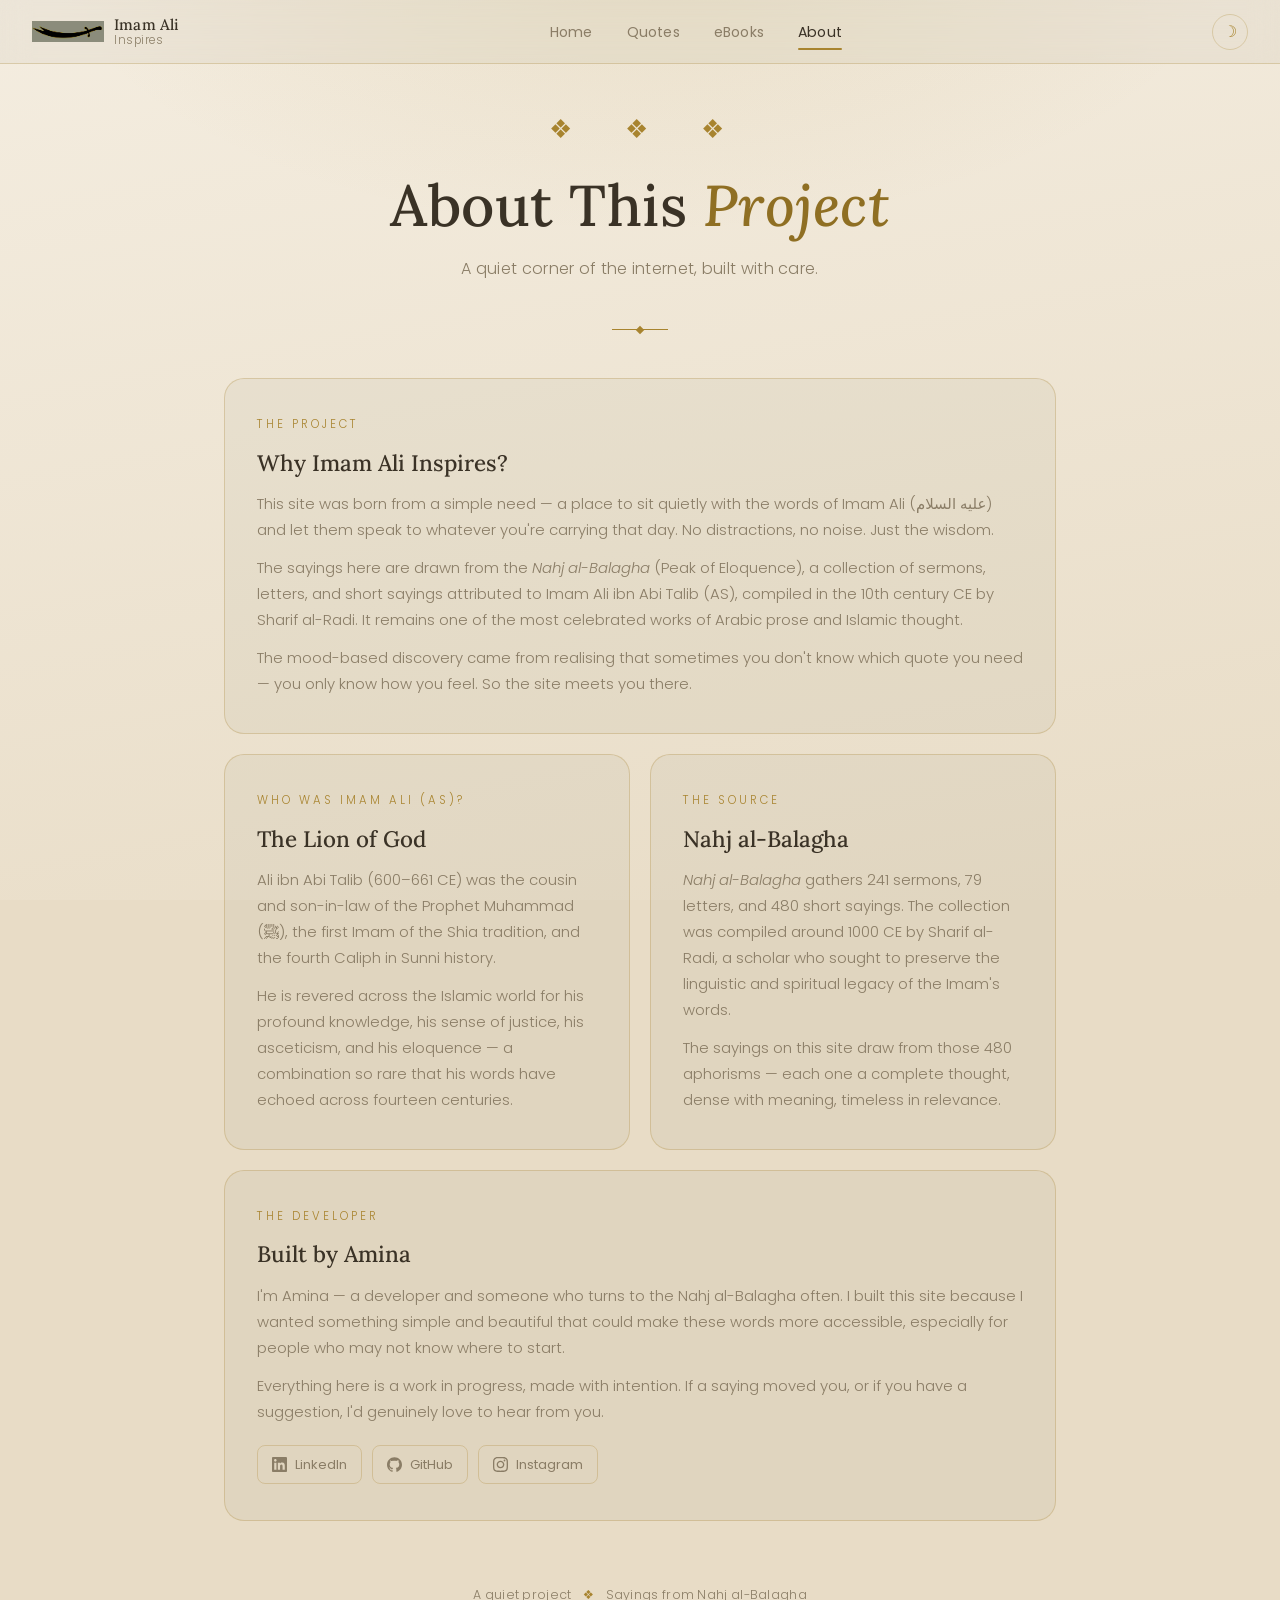
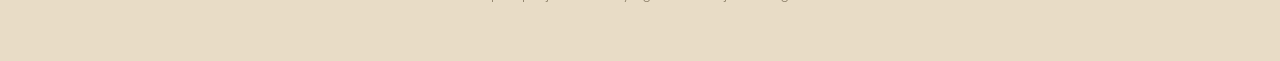
<file: about.html>
<!DOCTYPE html>
<html lang="en">
<head>
<meta charset="UTF-8" />
<meta name="viewport" content="width=device-width, initial-scale=1.0" />
<title>About — Imam Ali Inspires</title>
<meta name="description" content="About the Imam Ali Inspires project and its creator." />
<link rel="preconnect" href="https://fonts.googleapis.com" />
<link rel="preconnect" href="https://fonts.gstatic.com" crossorigin />
<link href="https://fonts.googleapis.com/css2?family=Lora:ital,wght@0,400;0,500;0,600;1,400;1,500&family=Poppins:wght@300;400;500&display=swap" rel="stylesheet" />
<link rel="stylesheet" href="style.css" />
<style>
  /* ---- Page-specific styles ---- */
  .page-header {
    text-align: center;
    padding: 108px 0 48px;
  }
  .page-header h1 { animation: fade-up 0.9s ease 0.1s forwards; }
  .page-header .tagline { animation: fade-up 0.9s ease 0.2s forwards; }

  .about-grid {
    display: grid;
    grid-template-columns: 1fr 1fr;
    gap: 20px;
    margin-bottom: 24px;
    opacity: 0;
    animation: fade-up 0.9s ease 0.3s forwards;
  }

  @media (max-width: 620px) {
    .about-grid { grid-template-columns: 1fr; }
  }

  .about-card {
    background: var(--card);
    border: 1px solid var(--card-border);
    border-radius: 20px;
    padding: 36px 32px;
  }

  .about-card.full {
    grid-column: 1 / -1;
  }

  .about-card-label {
    font-family: var(--sans);
    font-size: 0.72rem;
    font-weight: 300;
    letter-spacing: 3px;
    text-transform: uppercase;
    color: var(--gold);
    margin-bottom: 14px;
  }

  .about-card h2 {
    font-family: var(--serif);
    font-weight: 500;
    font-size: 1.4rem;
    line-height: 1.3;
    margin-bottom: 14px;
    color: var(--ink);
  }

  .about-card p {
    font-family: var(--sans);
    font-weight: 300;
    font-size: 0.93rem;
    color: var(--ink-soft);
    line-height: 1.75;
  }

  .about-card p + p {
    margin-top: 12px;
  }

  .divider {
    width: 56px;
    height: 1px;
    background: var(--gold);
    margin: 0 auto 48px;
    position: relative;
    opacity: 0;
    animation: fade-up 0.9s ease 0.25s forwards;
  }
  .divider::after {
    content: "";
    position: absolute;
    width: 6px; height: 6px;
    background: var(--gold);
    transform: rotate(45deg);
    top: -2.5px; left: 50%;
    margin-left: -3px;
  }

  .contact-line {
    text-align: center;
    margin: 40px 0 0;
    font-family: var(--sans);
    font-size: 0.88rem;
    color: var(--ink-soft);
    opacity: 0;
    animation: fade-up 0.9s ease 0.4s forwards;
  }
  .contact-line a {
    color: var(--gold);
    text-decoration: none;
  }
  .contact-line a:hover { text-decoration: underline; }

  .social-links {
    display: flex;
    gap: 10px;
    margin-top: 20px;
    flex-wrap: wrap;
  }
  .social-links a {
    display: inline-flex;
    align-items: center;
    gap: 8px;
    font-family: var(--sans);
    font-size: 0.82rem;
    font-weight: 400;
    color: var(--ink-soft);
    text-decoration: none;
    padding: 8px 14px;
    border: 1px solid var(--card-border);
    border-radius: 8px;
    transition: color 0.2s ease, border-color 0.2s ease, background 0.2s ease;
  }
  .social-links a:hover {
    color: var(--gold);
    border-color: var(--gold);
    background: var(--glow);
  }
  .social-links svg {
    width: 15px;
    height: 15px;
    fill: currentColor;
    flex-shrink: 0;
  }
</style>
</head>
<body>

  <!-- Navbar -->
  <nav class="navbar" aria-label="Main navigation">
    <a class="navbar-brand" href="index.html" aria-label="Imam Ali Inspires home">
      <img class="navbar-logo" src="sword.png" alt="Zulfiqar, sword of Imam Ali (AS)" />
      <div class="navbar-brand-text">
        <span class="brand-name">Imam Ali</span>
        <span class="brand-sub">Inspires</span>
      </div>
    </a>
    <ul class="navbar-links" role="list">
      <li><a href="index.html">Home</a></li>
      <li><a href="all_quotes.html">Quotes</a></li>
      <li><a href="ebooks.html">eBooks</a></li>
      <li><a href="about.html" class="active">About</a></li>
    </ul>
    <div class="navbar-right">
      <button class="theme-toggle" id="themeToggle" aria-label="Switch to light mode" title="Switch theme">
        <span class="icon" id="themeIcon">&#9728;</span>
      </button>
      <button class="nav-hamburger" id="hamburger" aria-label="Toggle menu" aria-expanded="false">
        <span></span><span></span><span></span>
      </button>
    </div>
  </nav>

  <div class="navbar-mobile" id="mobileMenu" aria-hidden="true">
    <a href="index.html">Home</a>
    <a href="all_quotes.html">Quotes</a>
    <a href="ebooks.html">eBooks</a>
    <a href="about.html" class="active">About Me</a>
  </div>

  <div class="wrap">

    <div class="page-header">
      <div class="ornament">&#10070; &nbsp; &#10070; &nbsp; &#10070;</div>
      <h1>About This <span class="accent">Project</span></h1>
      <p class="tagline">A quiet corner of the internet, built with care.</p>
    </div>

    <div class="divider"></div>

    <div class="about-grid">

      <div class="about-card full">
        <div class="about-card-label">The Project</div>
        <h2>Why Imam Ali Inspires?</h2>
        <p>
          This site was born from a simple need — a place to sit quietly with the words of Imam Ali
          (عليه السلام) and let them speak to whatever you're carrying that day. No distractions,
          no noise. Just the wisdom.
        </p>
        <p>
          The sayings here are drawn from the <em>Nahj al-Balagha</em> (Peak of Eloquence), a
          collection of sermons, letters, and short sayings attributed to Imam Ali ibn Abi Talib (AS),
          compiled in the 10th century CE by Sharif al-Radi. It remains one of the most celebrated
          works of Arabic prose and Islamic thought.
        </p>
        <p>
          The mood-based discovery came from realising that sometimes you don't know which quote you
          need — you only know how you feel. So the site meets you there.
        </p>
      </div>

      <div class="about-card">
        <div class="about-card-label">Who Was Imam Ali (AS)?</div>
        <h2>The Lion of God</h2>
        <p>
          Ali ibn Abi Talib (600–661 CE) was the cousin and son-in-law of the Prophet Muhammad (ﷺ),
          the first Imam of the Shia tradition, and the fourth Caliph in Sunni history.
        </p>
        <p>
          He is revered across the Islamic world for his profound knowledge, his sense of justice,
          his asceticism, and his eloquence — a combination so rare that his words have echoed
          across fourteen centuries.
        </p>
      </div>

      <div class="about-card">
        <div class="about-card-label">The Source</div>
        <h2>Nahj al-Balagha</h2>
        <p>
          <em>Nahj al-Balagha</em> gathers 241 sermons, 79 letters, and 480 short sayings. The
          collection was compiled around 1000 CE by Sharif al-Radi, a scholar who sought to
          preserve the linguistic and spiritual legacy of the Imam's words.
        </p>
        <p>
          The sayings on this site draw from those 480 aphorisms — each one a complete thought,
          dense with meaning, timeless in relevance.
        </p>
      </div>

      <div class="about-card full">
        <div class="about-card-label">The Developer</div>
        <h2>Built by Amina</h2>
        <p>
          I'm Amina — a developer and someone who turns to the Nahj al-Balagha often. I built this
          site because I wanted something simple and beautiful that could make these words more
          accessible, especially for people who may not know where to start.
        </p>
        <p>
          Everything here is a work in progress, made with intention. If a saying moved you, or if
          you have a suggestion, I'd genuinely love to hear from you.
        </p>
        <div class="social-links">
          <a href="https://linkedin.com/in/aminabhatkar" target="_blank" rel="noopener noreferrer" aria-label="LinkedIn">
            <svg viewBox="0 0 24 24" xmlns="http://www.w3.org/2000/svg"><path d="M20.447 20.452h-3.554v-5.569c0-1.328-.027-3.037-1.852-3.037-1.853 0-2.136 1.445-2.136 2.939v5.667H9.351V9h3.414v1.561h.046c.477-.9 1.637-1.85 3.37-1.85 3.601 0 4.267 2.37 4.267 5.455v6.286zM5.337 7.433c-1.144 0-2.063-.926-2.063-2.065 0-1.138.92-2.063 2.063-2.063 1.14 0 2.064.925 2.064 2.063 0 1.139-.925 2.065-2.064 2.065zm1.782 13.019H3.555V9h3.564v11.452zM22.225 0H1.771C.792 0 0 .774 0 1.729v20.542C0 23.227.792 24 1.771 24h20.451C23.2 24 24 23.227 24 22.271V1.729C24 .774 23.2 0 22.222 0h.003z"/></svg>
            LinkedIn
          </a>
          <a href="https://github.com/aminamubeen/imamalinspires" target="_blank" rel="noopener noreferrer" aria-label="GitHub">
            <svg viewBox="0 0 24 24" xmlns="http://www.w3.org/2000/svg"><path d="M12 .297c-6.63 0-12 5.373-12 12 0 5.303 3.438 9.8 8.205 11.385.6.113.82-.258.82-.577 0-.285-.01-1.04-.015-2.04-3.338.724-4.042-1.61-4.042-1.61C4.422 18.07 3.633 17.7 3.633 17.7c-1.087-.744.084-.729.084-.729 1.205.084 1.838 1.236 1.838 1.236 1.07 1.835 2.809 1.305 3.495.998.108-.776.417-1.305.76-1.605-2.665-.3-5.466-1.332-5.466-5.93 0-1.31.465-2.38 1.235-3.22-.135-.303-.54-1.523.105-3.176 0 0 1.005-.322 3.3 1.23.96-.267 1.98-.399 3-.405 1.02.006 2.04.138 3 .405 2.28-1.552 3.285-1.23 3.285-1.23.645 1.653.24 2.873.12 3.176.765.84 1.23 1.91 1.23 3.22 0 4.61-2.805 5.625-5.475 5.92.42.36.81 1.096.81 2.22 0 1.606-.015 2.896-.015 3.286 0 .315.21.69.825.57C20.565 22.092 24 17.592 24 12.297c0-6.627-5.373-12-12-12"/></svg>
            GitHub
          </a>
          <a href="https://www.instagram.com/imamalinspires/" target="_blank" rel="noopener noreferrer" aria-label="Instagram">
            <svg viewBox="0 0 24 24" xmlns="http://www.w3.org/2000/svg"><path d="M12 0C8.74 0 8.333.015 7.053.072 5.775.132 4.905.333 4.14.63c-.789.306-1.459.717-2.126 1.384S.935 3.35.63 4.14C.333 4.905.131 5.775.072 7.053.012 8.333 0 8.74 0 12c0 3.259.014 3.668.072 4.948.06 1.277.261 2.148.558 2.913.306.788.717 1.459 1.384 2.126.667.666 1.336 1.079 2.126 1.384.766.296 1.636.499 2.913.558C8.333 23.988 8.74 24 12 24c3.259 0 3.668-.014 4.948-.072 1.277-.06 2.148-.261 2.913-.558.788-.306 1.459-.717 2.126-1.384.666-.667 1.079-1.335 1.384-2.126.296-.765.499-1.636.558-2.913.06-1.28.072-1.689.072-4.948 0-3.259-.014-3.667-.072-4.947-.06-1.277-.262-2.149-.558-2.913-.306-.789-.718-1.459-1.384-2.126C21.319 1.347 20.651.935 19.86.63c-.765-.297-1.636-.499-2.913-.558C15.667.012 15.26 0 12 0zm0 2.16c3.203 0 3.585.016 4.85.071 1.17.055 1.805.249 2.227.415.562.217.96.477 1.382.896.419.42.679.819.896 1.381.164.422.36 1.057.413 2.227.057 1.266.07 1.646.07 4.85s-.015 3.585-.074 4.85c-.061 1.17-.256 1.805-.421 2.227-.224.562-.479.96-.899 1.382-.419.419-.824.679-1.38.896-.42.164-1.065.36-2.235.413-1.274.057-1.649.07-4.859.07-3.211 0-3.586-.015-4.859-.074-1.171-.061-1.816-.256-2.236-.421-.569-.224-.96-.479-1.379-.899-.421-.419-.69-.824-.9-1.38-.165-.42-.359-1.065-.42-2.235-.045-1.26-.061-1.649-.061-4.844 0-3.196.016-3.586.061-4.861.061-1.17.255-1.814.42-2.234.21-.57.479-.96.9-1.381.419-.419.81-.689 1.379-.898.42-.166 1.051-.361 2.221-.421 1.275-.045 1.65-.06 4.859-.06l.045.03zm0 3.678c-3.405 0-6.162 2.76-6.162 6.162 0 3.405 2.76 6.162 6.162 6.162 3.405 0 6.162-2.76 6.162-6.162 0-3.405-2.76-6.162-6.162-6.162zM12 16c-2.21 0-4-1.79-4-4s1.79-4 4-4 4 1.79 4 4-1.79 4-4 4zm6.406-11.845c-.796 0-1.441.645-1.441 1.44s.645 1.44 1.441 1.44c.795 0 1.439-.645 1.439-1.44s-.644-1.44-1.439-1.44z"/></svg>
            Instagram
          </a>
        </div>
      </div>

    </div>

    

    <footer>
      A quiet project <span class="dot">&#10070;</span>
      Sayings from Nahj al-Balagha
    </footer>

  </div>

<script>
function applyTheme(theme) {
  const isLight = theme === "light";
  document.documentElement.setAttribute("data-theme", isLight ? "light" : "dark");
  const btn = document.getElementById("themeToggle");
  const icon = document.getElementById("themeIcon");
  icon.innerHTML = isLight ? "&#9789;" : "&#9728;";
  btn.setAttribute("aria-label", isLight ? "Switch to dark mode" : "Switch to light mode");
  try { localStorage.setItem("stillness-theme", theme); } catch (_) {}
}

function initTheme() {
  let theme = "dark";
  try {
    const saved = localStorage.getItem("stillness-theme");
    if (saved === "light" || saved === "dark") theme = saved;
    else if (window.matchMedia && window.matchMedia("(prefers-color-scheme: light)").matches) theme = "light";
  } catch (_) {}
  applyTheme(theme);
  document.getElementById("themeToggle").addEventListener("click", () => {
    applyTheme(document.documentElement.getAttribute("data-theme") === "light" ? "dark" : "light");
  });
}

function initHamburger() {
  const hamburger = document.getElementById("hamburger");
  const mobileMenu = document.getElementById("mobileMenu");
  hamburger.addEventListener("click", () => {
    const isOpen = hamburger.classList.toggle("open");
    mobileMenu.classList.toggle("open", isOpen);
    hamburger.setAttribute("aria-expanded", isOpen);
    mobileMenu.setAttribute("aria-hidden", !isOpen);
  });
  mobileMenu.querySelectorAll("a").forEach(link => {
    link.addEventListener("click", () => {
      hamburger.classList.remove("open");
      mobileMenu.classList.remove("open");
      hamburger.setAttribute("aria-expanded", "false");
      mobileMenu.setAttribute("aria-hidden", "true");
    });
  });
}

initTheme();
initHamburger();
</script>
</body>
</html>
</file>
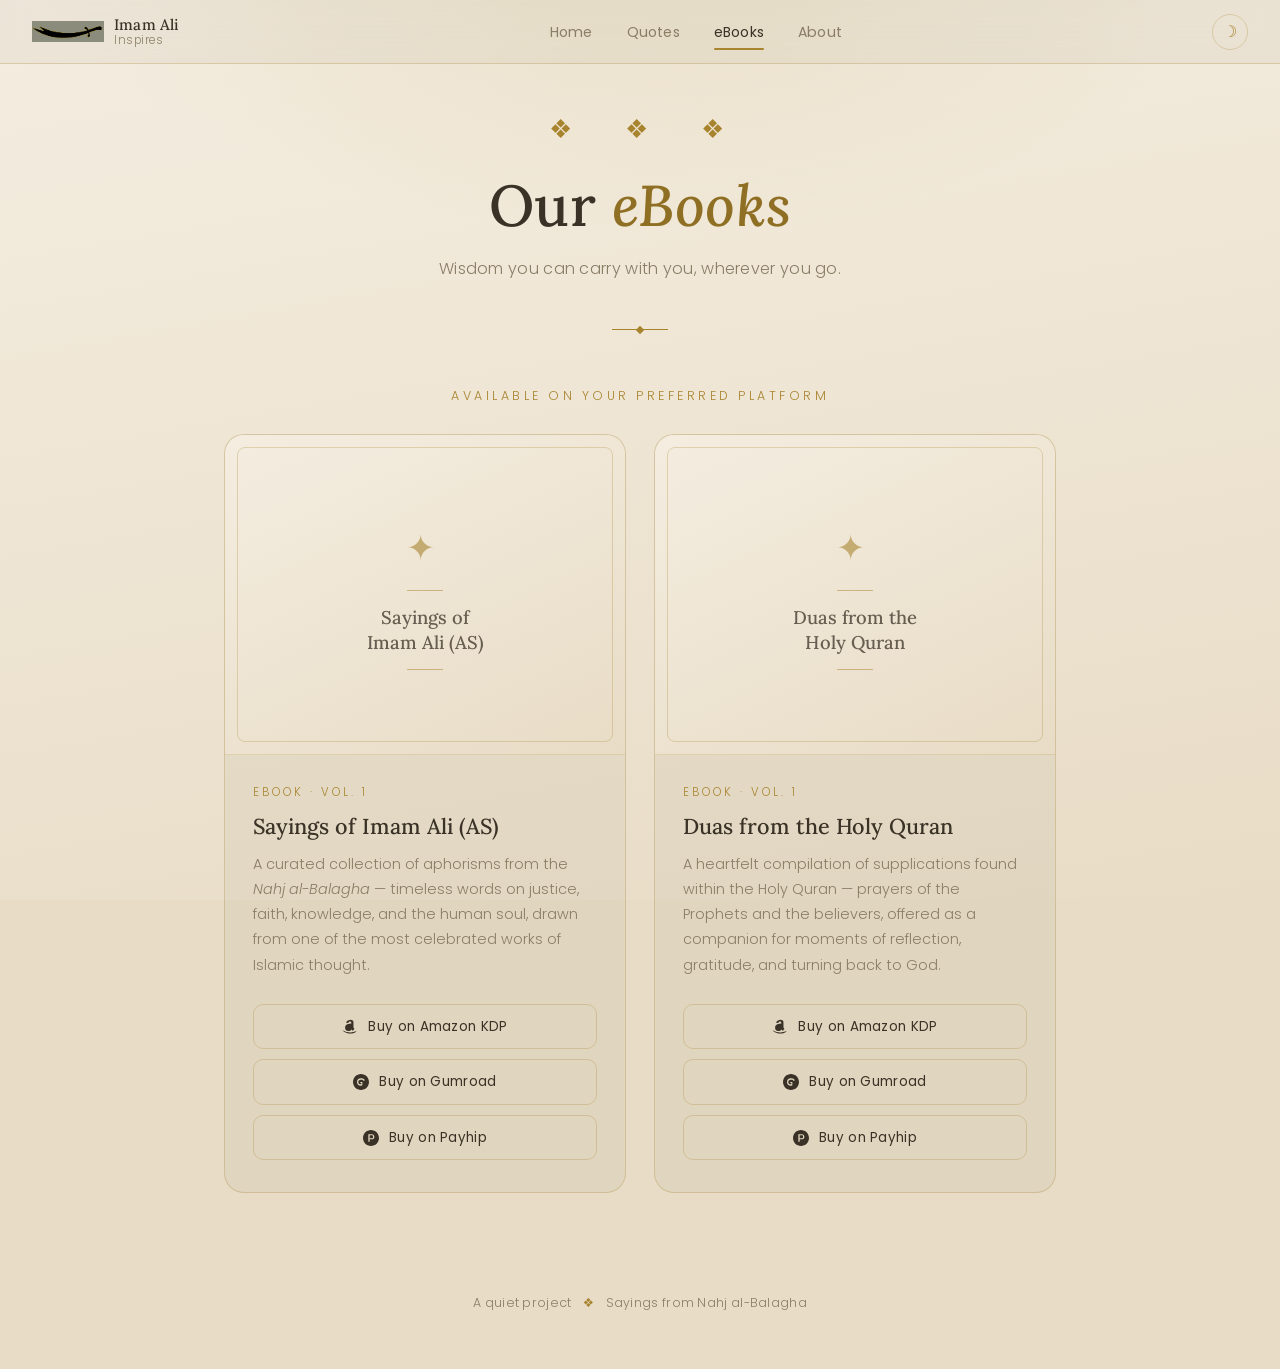
<file: ebooks.html>
<!DOCTYPE html>
<html lang="en">
<head>
<meta charset="UTF-8" />
<meta name="viewport" content="width=device-width, initial-scale=1.0" />
<title>eBooks — Imam Ali Inspires</title>
<meta name="description" content="Explore and purchase eBooks inspired by the wisdom of Imam Ali (AS) and the Holy Quran." />
<link rel="preconnect" href="https://fonts.googleapis.com" />
<link rel="preconnect" href="https://fonts.gstatic.com" crossorigin />
<link href="https://fonts.googleapis.com/css2?family=Lora:ital,wght@0,400;0,500;0,600;1,400;1,500&family=Poppins:wght@300;400;500&display=swap" rel="stylesheet" />
<link rel="stylesheet" href="style.css" />
<style>
  /* ---- Page-specific styles ---- */
  .page-header {
    text-align: center;
    padding: 108px 0 48px;
  }
  .page-header h1 { opacity: 0; animation: fade-up 0.9s ease 0.1s forwards; }
  .page-header .tagline { opacity: 0; animation: fade-up 0.9s ease 0.2s forwards; }

  .divider {
    width: 56px;
    height: 1px;
    background: var(--gold);
    margin: 0 auto 56px;
    position: relative;
    opacity: 0;
    animation: fade-up 0.9s ease 0.25s forwards;
  }
  .divider::after {
    content: "";
    position: absolute;
    width: 6px; height: 6px;
    background: var(--gold);
    transform: rotate(45deg);
    top: -2.5px; left: 50%;
    margin-left: -3px;
  }

  /* ---- Book grid ---- */
  .books-grid {
    display: grid;
    grid-template-columns: repeat(auto-fill, minmax(340px, 1fr));
    gap: 28px;
    margin-bottom: 60px;
    opacity: 0;
    animation: fade-up 0.9s ease 0.35s forwards;
  }

  .book-card {
    background: var(--card);
    border: 1px solid var(--card-border);
    border-radius: 20px;
    overflow: hidden;
    display: flex;
    flex-direction: column;
    transition: transform 0.25s ease, box-shadow 0.25s ease;
  }

  .book-card:hover {
    transform: translateY(-4px);
    box-shadow: 0 20px 40px -16px rgba(0, 0, 0, 0.45);
  }

  /* ---- Cover placeholder ---- */
  .book-cover {
    width: 100%;
    aspect-ratio: 3 / 4;
    max-height: 320px;
    background: linear-gradient(155deg, var(--bg-top) 0%, var(--bg-bottom) 100%);
    border-bottom: 1px solid var(--card-border);
    display: flex;
    flex-direction: column;
    align-items: center;
    justify-content: center;
    position: relative;
    overflow: hidden;
  }

  .book-cover::before {
    content: "";
    position: absolute;
    inset: 12px;
    border: 1px solid var(--card-border);
    border-radius: 8px;
    pointer-events: none;
  }

  .book-cover-img {
    width: 100%;
    height: 100%;
    object-fit: cover;
    display: block;
  }

  .book-cover-placeholder {
    display: flex;
    flex-direction: column;
    align-items: center;
    justify-content: center;
    gap: 14px;
    padding: 32px;
    text-align: center;
  }

  .cover-ornament {
    color: var(--gold);
    font-size: 2.2rem;
    opacity: 0.6;
    letter-spacing: 10px;
  }

  .cover-title-text {
    font-family: var(--serif);
    font-weight: 500;
    font-size: 1.15rem;
    color: var(--ink);
    line-height: 1.35;
    opacity: 0.75;
  }

  .cover-line {
    width: 36px;
    height: 1px;
    background: var(--gold);
    opacity: 0.5;
  }

  /* ---- Book info ---- */
  .book-info {
    padding: 28px 28px 32px;
    display: flex;
    flex-direction: column;
    flex: 1;
  }

  .book-label {
    font-family: var(--sans);
    font-size: 0.72rem;
    font-weight: 300;
    letter-spacing: 3px;
    text-transform: uppercase;
    color: var(--gold);
    margin-bottom: 10px;
  }

  .book-title {
    font-family: var(--serif);
    font-weight: 500;
    font-size: 1.35rem;
    line-height: 1.3;
    color: var(--ink);
    margin-bottom: 12px;
  }

  .book-desc {
    font-family: var(--sans);
    font-weight: 300;
    font-size: 0.9rem;
    color: var(--ink-soft);
    line-height: 1.75;
    flex: 1;
    margin-bottom: 26px;
  }

  /* ---- Buy buttons ---- */
  .buy-buttons {
    display: flex;
    flex-direction: column;
    gap: 10px;
  }

  .btn-buy {
    display: flex;
    align-items: center;
    justify-content: center;
    gap: 10px;
    font-family: var(--sans);
    font-weight: 400;
    font-size: 0.84rem;
    letter-spacing: 0.3px;
    text-decoration: none;
    padding: 11px 20px;
    border-radius: 10px;
    border: 1px solid var(--card-border);
    color: var(--ink);
    background: transparent;
    transition: background 0.2s ease, border-color 0.2s ease,
                color 0.2s ease, transform 0.15s ease;
    -webkit-tap-highlight-color: transparent;
  }

  .btn-buy:hover {
    transform: translateY(-1px);
  }

  .btn-buy svg {
    width: 16px;
    height: 16px;
    flex-shrink: 0;
    fill: currentColor;
  }

  /* Platform-specific accent colours */
  .btn-amazon:hover {
    background: rgba(255, 153, 0, 0.12);
    border-color: rgba(255, 153, 0, 0.55);
    color: #ff9900;
  }

  .btn-gumroad:hover {
    background: rgba(255, 144, 232, 0.10);
    border-color: rgba(255, 144, 232, 0.45);
    color: #ff90e8;
  }

  .btn-payhip:hover {
    background: rgba(91, 192, 222, 0.10);
    border-color: rgba(91, 192, 222, 0.45);
    color: #5bc0de;
  }

  /* ---- Section label above grid ---- */
  .section-label {
    text-align: center;
    font-family: var(--sans);
    font-weight: 300;
    font-size: 0.78rem;
    letter-spacing: 3.5px;
    text-transform: uppercase;
    color: var(--gold);
    margin-bottom: 28px;
    opacity: 0;
    animation: fade-up 0.9s ease 0.3s forwards;
  }

  @media (max-width: 520px) {
    .page-header { padding-top: 80px; }
    .books-grid { grid-template-columns: 1fr; }
    .book-info { padding: 22px 22px 26px; }
  }
</style>
</head>
<body>

  <!-- Navbar -->
  <nav class="navbar" aria-label="Main navigation">
    <a class="navbar-brand" href="index.html" aria-label="Imam Ali Inspires home">
      <img class="navbar-logo" src="sword.png" alt="Zulfiqar, sword of Imam Ali (AS)" />
      <div class="navbar-brand-text">
        <span class="brand-name">Imam Ali</span>
        <span class="brand-sub">Inspires</span>
      </div>
    </a>
    <ul class="navbar-links" role="list">
      <li><a href="index.html">Home</a></li>
      <li><a href="all_quotes.html">Quotes</a></li>
      <li><a href="ebooks.html" class="active">eBooks</a></li>
      <li><a href="about.html">About</a></li>
    </ul>
    <div class="navbar-right">
      <button class="theme-toggle" id="themeToggle" aria-label="Switch to light mode" title="Switch theme">
        <span class="icon" id="themeIcon">&#9728;</span>
      </button>
      <button class="nav-hamburger" id="hamburger" aria-label="Toggle menu" aria-expanded="false">
        <span></span><span></span><span></span>
      </button>
    </div>
  </nav>

  <div class="navbar-mobile" id="mobileMenu" aria-hidden="true">
    <a href="index.html">Home</a>
    <a href="all_quotes.html">Quotes</a>
    <a href="ebooks.html" class="active">eBooks</a>
    <a href="about.html">About Me</a>
  </div>

  <div class="wrap">

    <div class="page-header">
      <div class="ornament">&#10070; &nbsp; &#10070; &nbsp; &#10070;</div>
      <h1>Our <span class="accent">eBooks</span></h1>
      <p class="tagline">Wisdom you can carry with you, wherever you go.</p>
    </div>

    <div class="divider"></div>

    <p class="section-label">Available on your preferred platform</p>

    <div class="books-grid">

      <!-- Book 1 -->
      <div class="book-card">
        <div class="book-cover">
          <!-- Replace the placeholder below with an <img> tag once you have the cover:
               <img class="book-cover-img" src="cover-sayings.jpg" alt="Sayings of Imam Ali (AS) cover" /> -->
          <div class="book-cover-placeholder">
            <div class="cover-ornament">&#10022;</div>
            <div class="cover-line"></div>
            <div class="cover-title-text">Sayings of<br>Imam Ali (AS)</div>
            <div class="cover-line"></div>
          </div>
        </div>
        <div class="book-info">
          <div class="book-label">eBook · Vol. 1</div>
          <h2 class="book-title">Sayings of Imam Ali (AS)</h2>
          <p class="book-desc">
            A curated collection of aphorisms from the <em>Nahj al-Balagha</em> — timeless words
            on justice, faith, knowledge, and the human soul, drawn from one of the most celebrated
            works of Islamic thought.
          </p>
          <div class="buy-buttons">
            <a href="#" class="btn-buy btn-amazon" target="_blank" rel="noopener noreferrer" aria-label="Buy on Amazon KDP">
              <!-- Amazon icon -->
              <svg viewBox="0 0 24 24" xmlns="http://www.w3.org/2000/svg"><path d="M13.958 10.09c0 1.232.029 2.256-.591 3.351-.502.891-1.301 1.439-2.186 1.439-1.214 0-1.922-.924-1.922-2.292 0-2.692 2.415-3.182 4.699-3.182v.684zm3.186 7.705c-.209.189-.512.201-.745.074-1.052-.872-1.238-1.276-1.814-2.106-1.734 1.767-2.962 2.297-5.209 2.297-2.66 0-4.731-1.641-4.731-4.925 0-2.565 1.391-4.309 3.37-5.164 1.715-.754 4.11-.891 5.942-1.095V6.52c0-.677.053-1.476-.342-2.061-.346-.523-1.012-.738-1.597-.738-1.085 0-2.05.555-2.286 1.705-.049.257-.237.511-.487.523l-2.735-.298c-.23-.051-.484-.237-.418-.588C7.656 2.208 10.235 1 12.545 1c1.179 0 2.72.312 3.651 1.208C17.336 3.386 17.2 4.984 17.2 6.739v4.984c0 1.499.62 2.155 1.204 2.963.205.286.25.629-.013.842-.649.542-1.804 1.549-2.438 2.117l-.809-.85zM21.479 19.065c-2.467 1.832-6.046 2.807-9.126 2.807-4.312 0-8.192-1.595-11.132-4.247-.231-.207-.025-.49.253-.329 3.172 1.845 7.092 2.954 11.138 2.954 2.73 0 5.731-.567 8.494-1.74.417-.177.765.274.373.555z"/></svg>
              Buy on Amazon KDP
            </a>
            <a href="https://aminamubeen0.gumroad.com/l/imamalinspires" class="btn-buy btn-gumroad" target="_blank" rel="noopener noreferrer" aria-label="Buy on Gumroad">
              <!-- Gumroad icon (G lettermark) -->
              <svg viewBox="0 0 24 24" xmlns="http://www.w3.org/2000/svg"><path d="M12 0C5.373 0 0 5.373 0 12s5.373 12 12 12 12-5.373 12-12S18.627 0 12 0zm.5 17.5h-1.25c-2.9 0-5.25-2.35-5.25-5.25v-.5c0-2.9 2.35-5.25 5.25-5.25H13c2.071 0 3.875 1.198 4.743 2.95l-1.768.884C15.364 9.128 14.268 8.5 13 8.5h-1.75c-1.795 0-3.25 1.455-3.25 3.25v.5c0 1.795 1.455 3.25 3.25 3.25H12.5v-2H11v-1.5h3v5z"/></svg>
              Buy on Gumroad
            </a>
            <a href="https://payhip.com/b/2Rer6" class="btn-buy btn-payhip" target="_blank" rel="noopener noreferrer" aria-label="Buy on Payhip">
              <!-- Payhip icon (P lettermark) -->
              <svg viewBox="0 0 24 24" xmlns="http://www.w3.org/2000/svg"><path d="M12 0C5.373 0 0 5.373 0 12s5.373 12 12 12 12-5.373 12-12S18.627 0 12 0zm1.5 14H10v3.5H8V6.5h5.5C15.43 6.5 17 8.07 17 10v.5c0 1.93-1.57 3.5-3.5 3.5zm0-6H10v4.5h3.5c.828 0 1.5-.672 1.5-1.5V9.5c0-.828-.672-1.5-1.5-1.5z"/></svg>
              Buy on Payhip
            </a>
          </div>
        </div>
      </div>

      <!-- Book 2 -->
      <div class="book-card">
        <div class="book-cover">
          <!-- Replace the placeholder below with an <img> tag once you have the cover:
               <img class="book-cover-img" src="cover-duas.jpg" alt="Duas from the Holy Quran cover" /> -->
          <div class="book-cover-placeholder">
            <div class="cover-ornament">&#10022;</div>
            <div class="cover-line"></div>
            <div class="cover-title-text">Duas from the<br>Holy Quran</div>
            <div class="cover-line"></div>
          </div>
        </div>
        <div class="book-info">
          <div class="book-label">eBook · Vol. 1</div>
          <h2 class="book-title">Duas from the Holy Quran</h2>
          <p class="book-desc">
            A heartfelt compilation of supplications found within the Holy Quran — prayers of
            the Prophets and the believers, offered as a companion for moments of reflection,
            gratitude, and turning back to God.
          </p>
          <div class="buy-buttons">
            <a href="#" class="btn-buy btn-amazon" target="_blank" rel="noopener noreferrer" aria-label="Buy on Amazon KDP">
              <svg viewBox="0 0 24 24" xmlns="http://www.w3.org/2000/svg"><path d="M13.958 10.09c0 1.232.029 2.256-.591 3.351-.502.891-1.301 1.439-2.186 1.439-1.214 0-1.922-.924-1.922-2.292 0-2.692 2.415-3.182 4.699-3.182v.684zm3.186 7.705c-.209.189-.512.201-.745.074-1.052-.872-1.238-1.276-1.814-2.106-1.734 1.767-2.962 2.297-5.209 2.297-2.66 0-4.731-1.641-4.731-4.925 0-2.565 1.391-4.309 3.37-5.164 1.715-.754 4.11-.891 5.942-1.095V6.52c0-.677.053-1.476-.342-2.061-.346-.523-1.012-.738-1.597-.738-1.085 0-2.05.555-2.286 1.705-.049.257-.237.511-.487.523l-2.735-.298c-.23-.051-.484-.237-.418-.588C7.656 2.208 10.235 1 12.545 1c1.179 0 2.72.312 3.651 1.208C17.336 3.386 17.2 4.984 17.2 6.739v4.984c0 1.499.62 2.155 1.204 2.963.205.286.25.629-.013.842-.649.542-1.804 1.549-2.438 2.117l-.809-.85zM21.479 19.065c-2.467 1.832-6.046 2.807-9.126 2.807-4.312 0-8.192-1.595-11.132-4.247-.231-.207-.025-.49.253-.329 3.172 1.845 7.092 2.954 11.138 2.954 2.73 0 5.731-.567 8.494-1.74.417-.177.765.274.373.555z"/></svg>
              Buy on Amazon KDP
            </a>
            <a href="https://aminamubeen0.gumroad.com/l/duasfromquran" class="btn-buy btn-gumroad" target="_blank" rel="noopener noreferrer" aria-label="Buy on Gumroad">
              <svg viewBox="0 0 24 24" xmlns="http://www.w3.org/2000/svg"><path d="M12 0C5.373 0 0 5.373 0 12s5.373 12 12 12 12-5.373 12-12S18.627 0 12 0zm.5 17.5h-1.25c-2.9 0-5.25-2.35-5.25-5.25v-.5c0-2.9 2.35-5.25 5.25-5.25H13c2.071 0 3.875 1.198 4.743 2.95l-1.768.884C15.364 9.128 14.268 8.5 13 8.5h-1.75c-1.795 0-3.25 1.455-3.25 3.25v.5c0 1.795 1.455 3.25 3.25 3.25H12.5v-2H11v-1.5h3v5z"/></svg>
              Buy on Gumroad
            </a>
            <a href="https://payhip.com/b/9UqtD" class="btn-buy btn-payhip" target="_blank" rel="noopener noreferrer" aria-label="Buy on Payhip">
              <svg viewBox="0 0 24 24" xmlns="http://www.w3.org/2000/svg"><path d="M12 0C5.373 0 0 5.373 0 12s5.373 12 12 12 12-5.373 12-12S18.627 0 12 0zm1.5 14H10v3.5H8V6.5h5.5C15.43 6.5 17 8.07 17 10v.5c0 1.93-1.57 3.5-3.5 3.5zm0-6H10v4.5h3.5c.828 0 1.5-.672 1.5-1.5V9.5c0-.828-.672-1.5-1.5-1.5z"/></svg>
              Buy on Payhip
            </a>
          </div>
        </div>
      </div>

    </div>

    <footer>
      A quiet project <span class="dot">&#10070;</span>
      Sayings from Nahj al-Balagha
    </footer>

  </div>

<script>
function applyTheme(theme) {
  const isLight = theme === "light";
  document.documentElement.setAttribute("data-theme", isLight ? "light" : "dark");
  const btn = document.getElementById("themeToggle");
  const icon = document.getElementById("themeIcon");
  icon.innerHTML = isLight ? "&#9789;" : "&#9728;";
  btn.setAttribute("aria-label", isLight ? "Switch to dark mode" : "Switch to light mode");
  try { localStorage.setItem("stillness-theme", theme); } catch (_) {}
}

function initTheme() {
  let theme = "dark";
  try {
    const saved = localStorage.getItem("stillness-theme");
    if (saved === "light" || saved === "dark") theme = saved;
    else if (window.matchMedia && window.matchMedia("(prefers-color-scheme: light)").matches) theme = "light";
  } catch (_) {}
  applyTheme(theme);
  document.getElementById("themeToggle").addEventListener("click", () => {
    applyTheme(document.documentElement.getAttribute("data-theme") === "light" ? "dark" : "light");
  });
}

function initHamburger() {
  const hamburger = document.getElementById("hamburger");
  const mobileMenu = document.getElementById("mobileMenu");
  hamburger.addEventListener("click", () => {
    const isOpen = hamburger.classList.toggle("open");
    mobileMenu.classList.toggle("open", isOpen);
    hamburger.setAttribute("aria-expanded", isOpen);
    mobileMenu.setAttribute("aria-hidden", !isOpen);
  });
  mobileMenu.querySelectorAll("a").forEach(link => {
    link.addEventListener("click", () => {
      hamburger.classList.remove("open");
      mobileMenu.classList.remove("open");
      hamburger.setAttribute("aria-expanded", "false");
      mobileMenu.setAttribute("aria-hidden", "true");
    });
  });
}

initTheme();
initHamburger();
</script>
</body>
</html>
</file>
<file: style.css>
:root {
    /* dark theme (default) */
    --bg-top: #1a202c;
    --bg-bottom: #2d3748;
    --ink: #edf2f7;
    --ink-soft: #a0aec0;
    --gold: #d6b266;
    --gold-soft: #e3c98a;
    --card: rgba(255, 255, 255, 0.035);
    --card-border: rgba(214, 178, 102, 0.18);
    --glow: rgba(214, 178, 102, 0.10);
    --texture: rgba(255, 255, 255, 0.4);
    --texture-opacity: 0.04;
    --serif: 'Lora', Georgia, serif;
    --sans: 'Poppins', system-ui, sans-serif;
  }

  [data-theme="light"] {
    /* warm parchment palette */
    --bg-top: #f4ede0;
    --bg-bottom: #e8dcc6;
    --ink: #3a3226;
    --ink-soft: #8a7d66;
    --gold: #a8842f;
    --gold-soft: #8f6f23;
    --card: rgba(58, 50, 38, 0.04);
    --card-border: rgba(168, 132, 47, 0.28);
    --glow: rgba(168, 132, 47, 0.12);
    --texture: rgba(58, 50, 38, 0.5);
    --texture-opacity: 0.05;
  }

  /* smooth the swap */
  body, .mood, .quote-card, button.action, .theme-toggle {
    transition: background 0.4s ease, color 0.4s ease,
                border-color 0.4s ease, box-shadow 0.4s ease;
  }

  * { margin: 0; padding: 0; box-sizing: border-box; }

  html, body { height: 100%; }

  html {
    background: var(--bg-bottom);
  }

  body {
    font-family: var(--serif);
    color: var(--ink);
    background:
      radial-gradient(ellipse 80% 60% at 50% -10%, var(--glow), transparent 60%),
      linear-gradient(170deg, var(--bg-top) 0%, var(--bg-bottom) 100%);
    background-repeat: no-repeat;
    min-height: 100vh;
    line-height: 1.6;
    -webkit-font-smoothing: antialiased;
    overflow-x: hidden;
  }

  /* faint star/grain texture overlay */
  body::before {
    content: "";
    position: fixed;
    inset: 0;
    background-image: radial-gradient(var(--texture) 0.5px, transparent 0.5px);
    background-size: 44px 44px;
    opacity: var(--texture-opacity);
    pointer-events: none;
    z-index: 0;
  }

  .wrap {
    position: relative;
    z-index: 1;
    max-width: 880px;
    margin: 0 auto;
    padding: 0 24px;
  }

  /* ---------- Theme toggle (lives inside navbar) ---------- */
  .theme-toggle {
    width: 36px;
    height: 36px;
    border-radius: 50%;
    background: transparent;
    border: 1px solid var(--card-border);
    color: var(--gold);
    font-size: 1rem;
    cursor: pointer;
    display: flex;
    align-items: center;
    justify-content: center;
    -webkit-tap-highlight-color: transparent;
    transition: background 0.2s ease, border-color 0.2s ease, transform 0.2s ease;
  }

  .theme-toggle:hover, .theme-toggle:focus-visible {
    background: var(--glow);
    border-color: var(--gold);
    transform: rotate(20deg);
    outline: none;
  }

  .theme-toggle .icon { line-height: 1; }

  /* ---------- Header ---------- */
  header {
    text-align: center;
    padding: 108px 0 16px;
  }

  .ornament {
    color: var(--gold);
    font-size: 26px;
    letter-spacing: 8px;
    margin-bottom: 22px;
    opacity: 0;
    animation: fade-up 0.9s ease forwards;
  }

  h1 {
    font-weight: 500;
    font-size: clamp(2.4rem, 6vw, 3.6rem);
    letter-spacing: 0.5px;
    line-height: 1.15;
    opacity: 0;
    animation: fade-up 0.9s ease 0.1s forwards;
  }

  h1 .accent { color: var(--gold-soft); font-style: italic; }

  .tagline {
    font-family: var(--sans);
    font-weight: 300;
    font-size: 1rem;
    color: var(--ink-soft);
    margin-top: 18px;
    letter-spacing: 0.3px;
    opacity: 0;
    animation: fade-up 0.9s ease 0.2s forwards;
  }

  /* ---------- Mood prompt ---------- */
  .prompt {
    text-align: center;
    margin: 64px 0 30px;
    font-family: var(--sans);
    font-weight: 300;
    font-size: 0.82rem;
    letter-spacing: 3px;
    text-transform: uppercase;
    color: var(--gold);
    opacity: 0;
    animation: fade-up 0.9s ease 0.3s forwards;
  }

  /* ---------- Mood grid ---------- */
  .moods {
    display: grid;
    grid-template-columns: repeat(auto-fill, minmax(150px, 1fr));
    gap: 14px;
    padding-bottom: 20px;
    opacity: 0;
    animation: fade-up 0.9s ease 0.4s forwards;
  }

  .mood {
    background: var(--card);
    border: 1px solid var(--card-border);
    border-radius: 14px;
    padding: 22px 16px;
    text-align: center;
    cursor: pointer;
    transition: transform 0.25s ease, background 0.25s ease,
                border-color 0.25s ease, box-shadow 0.25s ease;
    -webkit-tap-highlight-color: transparent;
  }

  .mood:hover, .mood:focus-visible {
    transform: translateY(-4px);
    background: rgba(214, 178, 102, 0.10);
    border-color: rgba(214, 178, 102, 0.45);
    box-shadow: 0 12px 30px -12px rgba(0,0,0,0.5);
    outline: none;
  }

  .mood.active {
    background: rgba(214, 178, 102, 0.14);
    border-color: var(--gold);
  }

  .mood-glyph {
    font-size: 1.5rem;
    margin-bottom: 8px;
    display: block;
  }

  .mood-name {
    font-family: var(--sans);
    font-weight: 400;
    font-size: 0.92rem;
    letter-spacing: 0.4px;
  }

  .mood-sub {
    font-family: var(--sans);
    font-weight: 300;
    font-size: 0.72rem;
    color: var(--ink-soft);
    margin-top: 3px;
  }

  /* ---------- Quote stage ---------- */
  .stage {
    margin: 50px 0 40px;
    min-height: 60px;
  }

  .quote-card {
    background: var(--card);
    border: 1px solid var(--card-border);
    border-radius: 20px;
    padding: 54px 48px 44px;
    position: relative;
    text-align: center;
    animation: card-in 0.6s cubic-bezier(0.2, 0.7, 0.2, 1);
  }

  .quote-mark {
    font-family: var(--serif);
    font-size: 5rem;
    line-height: 0.3;
    color: var(--gold);
    opacity: 0.45;
    display: block;
    height: 30px;
  }

  .quote-body {
    font-size: clamp(1.3rem, 3.4vw, 1.85rem);
    font-weight: 400;
    line-height: 1.5;
    margin: 18px 0 26px;
  }

  .quote-divider {
    width: 56px;
    height: 1px;
    background: var(--gold);
    margin: 0 auto 22px;
    position: relative;
  }
  .quote-divider::after {
    content: "";
    position: absolute;
    width: 6px; height: 6px;
    background: var(--gold);
    transform: rotate(45deg);
    top: -2.5px; left: 50%;
    margin-left: -3px;
  }

  .quote-author {
    font-style: italic;
    font-size: 1.05rem;
    color: var(--gold-soft);
  }

  .quote-source {
    font-family: var(--sans);
    font-weight: 300;
    font-size: 0.82rem;
    color: var(--ink-soft);
    margin-top: 4px;
    letter-spacing: 0.3px;
  }

  .quote-actions {
    margin-top: 30px;
    display: flex;
    gap: 12px;
    justify-content: center;
    flex-wrap: wrap;
  }

  button.action {
    font-family: var(--sans);
    font-weight: 400;
    font-size: 0.82rem;
    letter-spacing: 0.5px;
    color: var(--ink);
    background: transparent;
    border: 1px solid var(--card-border);
    border-radius: 999px;
    padding: 10px 22px;
    cursor: pointer;
    transition: background 0.2s ease, border-color 0.2s ease, color 0.2s ease;
    -webkit-tap-highlight-color: transparent;
  }

  button.action:hover, button.action:focus-visible {
    background: var(--gold);
    border-color: var(--gold);
    color: #1a202c;
    outline: none;
  }

  /* resting state before a mood is picked */
  .resting {
    text-align: center;
    color: var(--ink-soft);
    font-style: italic;
    font-size: 1.05rem;
    padding: 30px 0;
    opacity: 0;
    animation: fade-up 0.9s ease 0.5s forwards;
  }

  /* ---------- Footer ---------- */
  footer {
    text-align: center;
    padding: 40px 0 56px;
    font-family: var(--sans);
    font-weight: 300;
    font-size: 0.78rem;
    color: var(--ink-soft);
    letter-spacing: 0.3px;
  }
  footer .dot { color: var(--gold); margin: 0 8px; }

  /* ---------- Animations ---------- */
  @keyframes fade-up {
    from { opacity: 0; transform: translateY(16px); }
    to   { opacity: 1; transform: translateY(0); }
  }
  @keyframes card-in {
    from { opacity: 0; transform: translateY(20px) scale(0.98); }
    to   { opacity: 1; transform: translateY(0) scale(1); }
  }

  @media (prefers-reduced-motion: reduce) {
    * { animation: none !important; transition: none !important; }
    .ornament, h1, .tagline, .prompt, .moods, .resting { opacity: 1; }
  }

  @media (max-width: 520px) {
    header { padding-top: 60px; }
    .quote-card { padding: 44px 26px 36px; }
    .moods { grid-template-columns: repeat(2, 1fr); }
  }

  /* ---------- Navbar ---------- */
  .navbar {
    position: fixed;
    top: 0;
    left: 0;
    right: 0;
    z-index: 100;
    display: flex;
    align-items: center;
    justify-content: space-between;
    padding: 0 32px;
    height: 64px;
    background: var(--card);
    border-bottom: 1px solid var(--card-border);
    backdrop-filter: blur(14px);
    -webkit-backdrop-filter: blur(14px);
    transition: background 0.4s ease, border-color 0.4s ease;
  }

  .navbar-brand {
    display: flex;
    align-items: center;
    gap: 10px;
    text-decoration: none;
    flex-shrink: 0;
  }

  .navbar-logo {
    width: 72px;
    height: auto;
    flex-shrink: 0;
    object-fit: contain;
    filter: invert(1) sepia(1) saturate(1.5) hue-rotate(5deg) brightness(0.88);
  }

  [data-theme="light"] .navbar-logo {
    filter: sepia(1) saturate(2) hue-rotate(5deg) brightness(0.55);
  }

  .navbar-brand-text {
    display: flex;
    flex-direction: column;
    line-height: 1.15;
  }

  .navbar-brand-text .brand-name {
    font-family: var(--serif);
    font-weight: 500;
    font-size: 0.95rem;
    color: var(--ink);
    letter-spacing: 0.2px;
  }

  .navbar-brand-text .brand-sub {
    font-family: var(--sans);
    font-weight: 300;
    font-size: 0.72rem;
    color: var(--ink-soft);
    letter-spacing: 0.5px;
  }

  .navbar-links {
    display: flex;
    align-items: center;
    gap: 6px;
    list-style: none;
  }

  .navbar-links a {
    font-family: var(--sans);
    font-weight: 400;
    font-size: 0.88rem;
    color: var(--ink-soft);
    text-decoration: none;
    padding: 6px 14px;
    border-radius: 6px;
    letter-spacing: 0.2px;
    transition: color 0.2s ease, background 0.2s ease;
    position: relative;
  }

  .navbar-links a:hover {
    color: var(--ink);
    background: var(--glow);
  }

  .navbar-links a.active {
    color: var(--ink);
  }

  .navbar-links a.active::after {
    content: "";
    position: absolute;
    bottom: -2px;
    left: 14px;
    right: 14px;
    height: 2px;
    background: var(--gold);
    border-radius: 2px;
  }

  .navbar-right {
    display: flex;
    align-items: center;
    gap: 8px;
    flex-shrink: 0;
  }

  /* hamburger — hidden on desktop */
  .nav-hamburger {
    display: none;
    flex-direction: column;
    gap: 5px;
    background: none;
    border: none;
    cursor: pointer;
    padding: 6px;
    -webkit-tap-highlight-color: transparent;
  }

  .nav-hamburger span {
    display: block;
    width: 22px;
    height: 2px;
    background: var(--ink);
    border-radius: 2px;
    transition: transform 0.3s ease, opacity 0.3s ease;
  }

  .nav-hamburger.open span:nth-child(1) { transform: translateY(7px) rotate(45deg); }
  .nav-hamburger.open span:nth-child(2) { opacity: 0; }
  .nav-hamburger.open span:nth-child(3) { transform: translateY(-7px) rotate(-45deg); }

  /* mobile dropdown */
  .navbar-mobile {
    display: none;
    position: fixed;
    top: 64px;
    left: 0;
    right: 0;
    z-index: 99;
    background: var(--bg-top);
    border-bottom: 1px solid var(--card-border);
    padding: 12px 20px 20px;
    backdrop-filter: blur(14px);
    -webkit-backdrop-filter: blur(14px);
  }

  .navbar-mobile.open { display: block; }

  .navbar-mobile a {
    display: block;
    font-family: var(--sans);
    font-weight: 400;
    font-size: 1rem;
    color: var(--ink-soft);
    text-decoration: none;
    padding: 13px 8px;
    border-bottom: 1px solid var(--card-border);
    transition: color 0.2s ease;
  }

  .navbar-mobile a:last-child { border-bottom: none; }
  .navbar-mobile a:hover, .navbar-mobile a.active { color: var(--gold); }

  @media (max-width: 680px) {
    .navbar-links { display: none; }
    .nav-hamburger { display: flex; }
    .navbar { padding: 0 20px; }
  }
</file>
